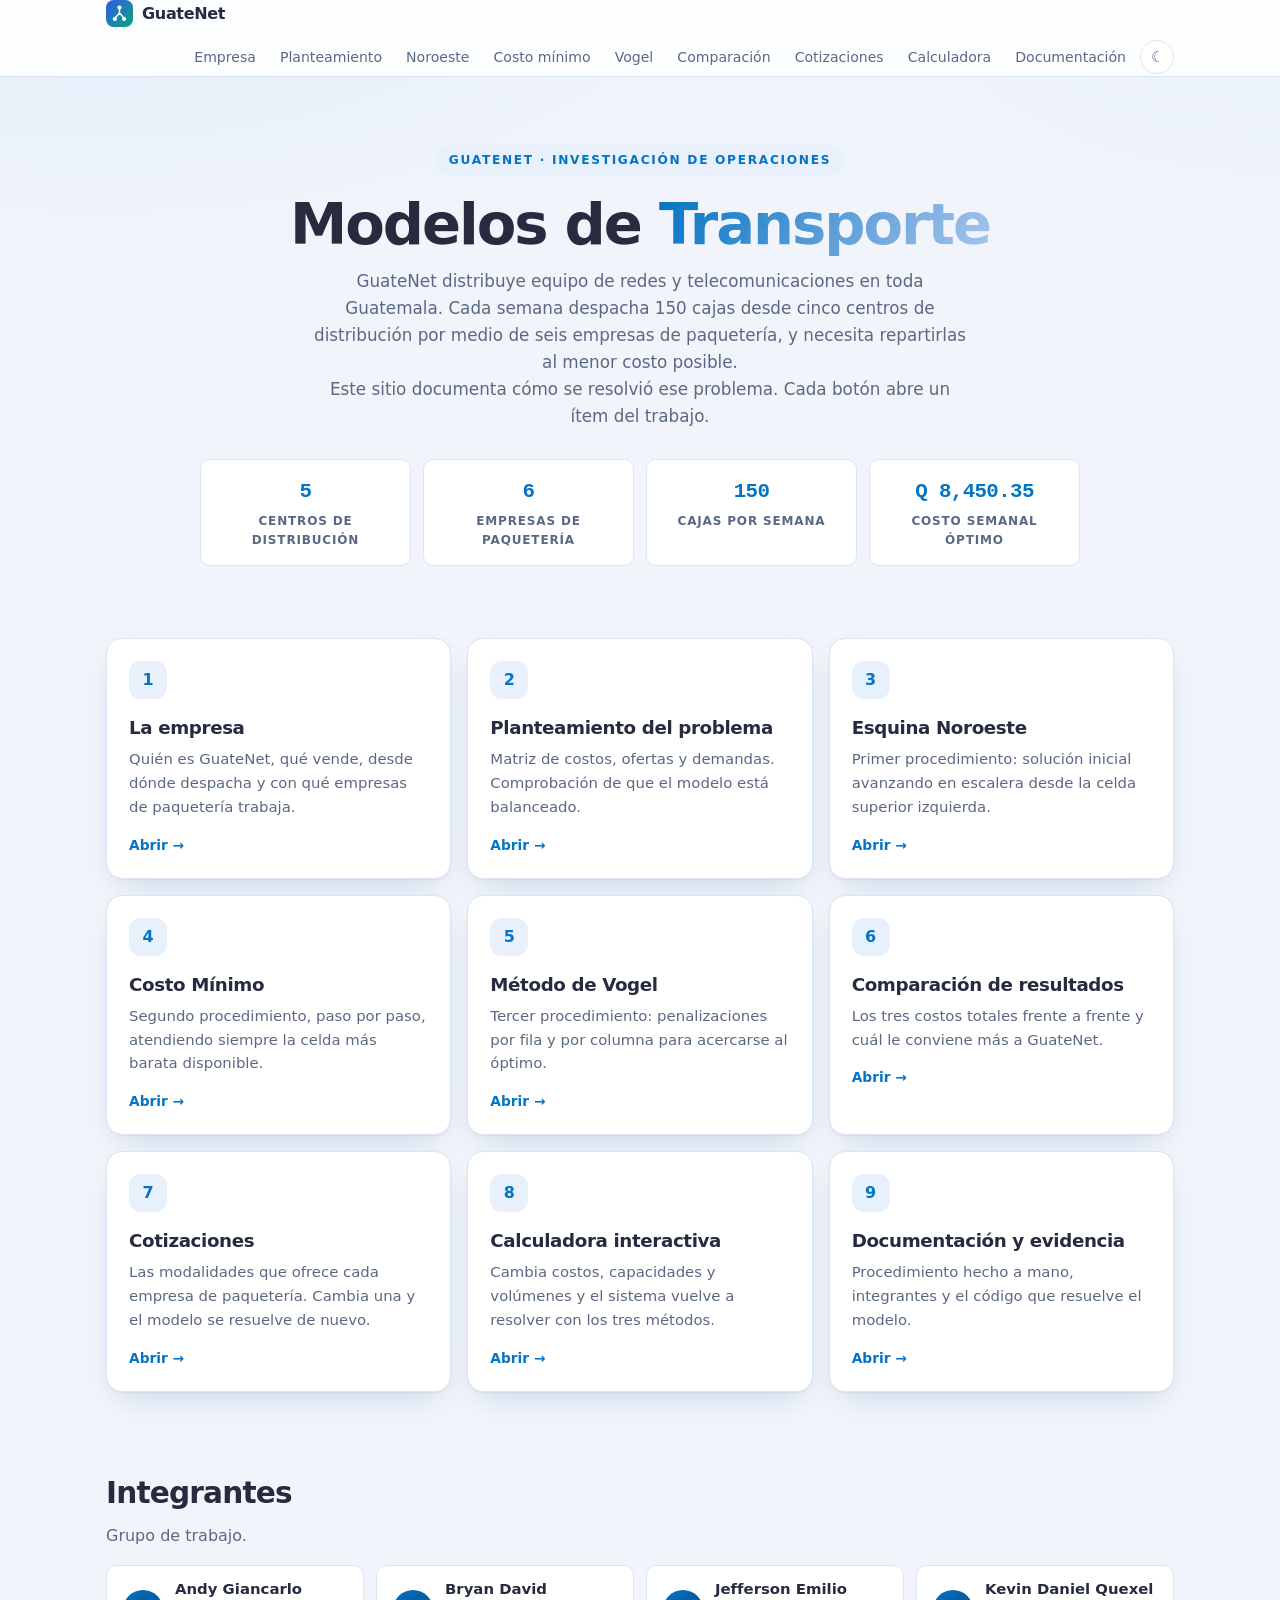
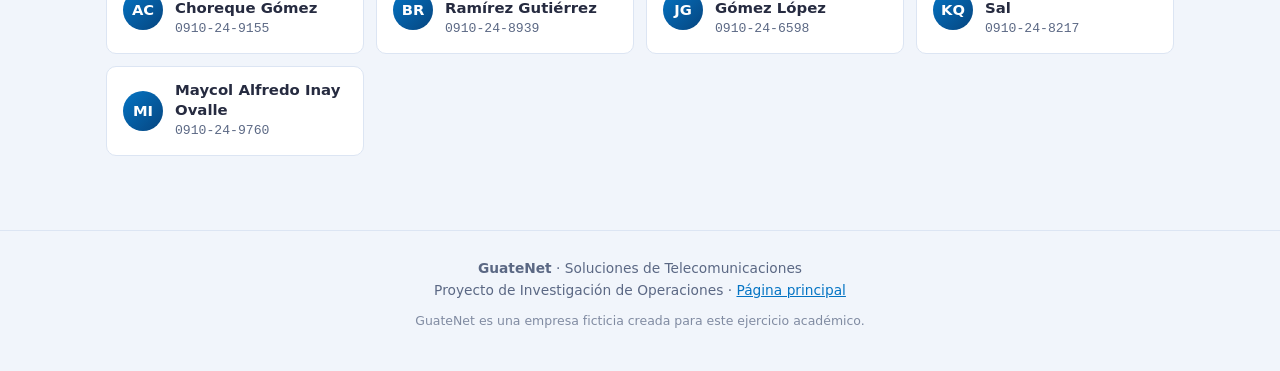
<file: index.html>
<!DOCTYPE html>
<html lang="es">
<head>
<meta charset="utf-8">
<meta name="viewport" content="width=device-width, initial-scale=1">
<title>GuateNet · Modelos de Transporte</title>
<meta name="description" content="Proyecto de Investigación de Operaciones: GuateNet resuelve la asignación semanal de sus envíos con los métodos de Esquina Noroeste, Costo Mínimo y Vogel.">
<link rel="icon" href="data:image/svg+xml,%3Csvg xmlns='http://www.w3.org/2000/svg' viewBox='0 0 32 32'%3E%3Crect width='32' height='32' rx='9' fill='%232f5bea'/%3E%3Cpath d='M16 10.5v5M16 15.5l-5 5.5M16 15.5l5 5.5' stroke='white' stroke-width='1.7' stroke-linecap='round' fill='none'/%3E%3Ccircle cx='16' cy='9' r='2.5' fill='white'/%3E%3Ccircle cx='10.5' cy='22.5' r='2.5' fill='white'/%3E%3Ccircle cx='21.5' cy='22.5' r='2.5' fill='white'/%3E%3C/svg%3E">
<link rel="stylesheet" href="assets/css/estilos.css">
</head>
<body data-base="">

<header class="barra">
  <div class="envoltura">
    <a class="marca" href="index.html"><svg class="logo" viewBox="0 0 32 32" aria-hidden="true"><defs><linearGradient id="lg" x1="0" y1="0" x2="1" y2="1"><stop offset="0" stop-color="#2f5bea"/><stop offset="1" stop-color="#0ea47a"/></linearGradient></defs><rect width="32" height="32" rx="9" fill="url(#lg)"/><path d="M16 10.5v5M16 15.5l-5 5.5M16 15.5l5 5.5" stroke="#fff" stroke-width="1.7" stroke-linecap="round" fill="none"/><circle cx="16" cy="9" r="2.5" fill="#fff"/><circle cx="10.5" cy="22.5" r="2.5" fill="#fff"/><circle cx="21.5" cy="22.5" r="2.5" fill="#fff"/></svg><span>GuateNet</span></a>
    <nav>
      <a href="empresa.html">Empresa</a>
      <a href="planteamiento.html">Planteamiento</a>
      <a href="esquina-noroeste.html">Noroeste</a>
      <a href="costo-minimo.html">Costo mínimo</a>
      <a href="vogel.html">Vogel</a>
      <a href="comparacion.html">Comparación</a>
      <a href="cotizaciones.html">Cotizaciones</a>
      <a href="calculadora.html">Calculadora</a>
      <a href="documentacion.html">Documentación</a>
      <button class="boton-tema" type="button" aria-label="Cambiar tema">☾</button>
    </nav>
  </div>
</header>

<main>
  <section class="portada">
    <div class="envoltura">
      <span class="etiqueta">GuateNet · Investigación de Operaciones</span>
      <h1>Modelos de <span class="resalte">Transporte</span></h1>
      <p>GuateNet distribuye equipo de redes y telecomunicaciones en toda Guatemala. Cada semana
         despacha 150 cajas desde cinco centros de distribución por medio de seis empresas de
         paquetería, y necesita repartirlas al menor costo posible.</p>
      <p>Este sitio documenta cómo se resolvió ese problema. Cada botón abre un ítem del trabajo.</p>
      <div id="cifras" class="cifras"></div>
    </div>
  </section>

  <section class="seccion" style="padding-top:8px">
    <div class="envoltura">
      <div class="rejilla-botones">
        <a class="tarjeta-boton" href="empresa.html">
          <div class="numero-item">1</div>
          <h3>La empresa</h3>
          <p>Quién es GuateNet, qué vende, desde dónde despacha y con qué empresas de paquetería trabaja.</p>
          <div class="flecha">Abrir <span>→</span></div>
        </a>

        <a class="tarjeta-boton" href="planteamiento.html">
          <div class="numero-item">2</div>
          <h3>Planteamiento del problema</h3>
          <p>Matriz de costos, ofertas y demandas. Comprobación de que el modelo está balanceado.</p>
          <div class="flecha">Abrir <span>→</span></div>
        </a>

        <a class="tarjeta-boton" href="esquina-noroeste.html">
          <div class="numero-item">3</div>
          <h3>Esquina Noroeste</h3>
          <p>Primer procedimiento: solución inicial avanzando en escalera desde la celda superior izquierda.</p>
          <div class="flecha">Abrir <span>→</span></div>
        </a>

        <a class="tarjeta-boton" href="costo-minimo.html">
          <div class="numero-item">4</div>
          <h3>Costo Mínimo</h3>
          <p>Segundo procedimiento, paso por paso, atendiendo siempre la celda más barata disponible.</p>
          <div class="flecha">Abrir <span>→</span></div>
        </a>

        <a class="tarjeta-boton" href="vogel.html">
          <div class="numero-item">5</div>
          <h3>Método de Vogel</h3>
          <p>Tercer procedimiento: penalizaciones por fila y por columna para acercarse al óptimo.</p>
          <div class="flecha">Abrir <span>→</span></div>
        </a>

        <a class="tarjeta-boton" href="comparacion.html">
          <div class="numero-item">6</div>
          <h3>Comparación de resultados</h3>
          <p>Los tres costos totales frente a frente y cuál le conviene más a GuateNet.</p>
          <div class="flecha">Abrir <span>→</span></div>
        </a>

        <a class="tarjeta-boton" href="cotizaciones.html">
          <div class="numero-item">7</div>
          <h3>Cotizaciones</h3>
          <p>Las modalidades que ofrece cada empresa de paquetería. Cambia una y el modelo se resuelve de nuevo.</p>
          <div class="flecha">Abrir <span>→</span></div>
        </a>

        <a class="tarjeta-boton" href="calculadora.html">
          <div class="numero-item">8</div>
          <h3>Calculadora interactiva</h3>
          <p>Cambia costos, capacidades y volúmenes y el sistema vuelve a resolver con los tres métodos.</p>
          <div class="flecha">Abrir <span>→</span></div>
        </a>

        <a class="tarjeta-boton" href="documentacion.html">
          <div class="numero-item">9</div>
          <h3>Documentación y evidencia</h3>
          <p>Procedimiento hecho a mano, integrantes y el código que resuelve el modelo.</p>
          <div class="flecha">Abrir <span>→</span></div>
        </a>
      </div>
    </div>
  </section>

  <section class="seccion">
    <div class="envoltura">
      <h2>Integrantes</h2>
      <p class="intro">Grupo de trabajo.</p>
        <div class="integrantes">
          <div class="integrante"><div class="avatar">AC</div><div><div class="nombre">Andy Giancarlo Choreque Gómez</div><div class="carne">0910-24-9155</div></div></div>
          <div class="integrante"><div class="avatar">BR</div><div><div class="nombre">Bryan David Ramírez Gutiérrez</div><div class="carne">0910-24-8939</div></div></div>
          <div class="integrante"><div class="avatar">JG</div><div><div class="nombre">Jefferson Emilio Gómez López</div><div class="carne">0910-24-6598</div></div></div>
          <div class="integrante"><div class="avatar">KQ</div><div><div class="nombre">Kevin Daniel Quexel Sal</div><div class="carne">0910-24-8217</div></div></div>
          <div class="integrante"><div class="avatar">MI</div><div><div class="nombre">Maycol Alfredo Inay Ovalle</div><div class="carne">0910-24-9760</div></div></div>
        </div>
    </div>
  </section>
</main>

<footer class="pie">
  <div class="envoltura">
    <strong>GuateNet</strong> · Soluciones de Telecomunicaciones<br>
    Proyecto de Investigación de Operaciones · <a href="index.html">Página principal</a>
    <div class="nota-ficticia">GuateNet es una empresa ficticia creada para este ejercicio académico.</div>
  </div>
</footer>

<script src="assets/js/config.js"></script>
<script src="assets/js/transporte.js"></script>
<script src="assets/js/interfaz.js"></script>
<script src="assets/js/empresa.js"></script>
</body>
</html>
</file>
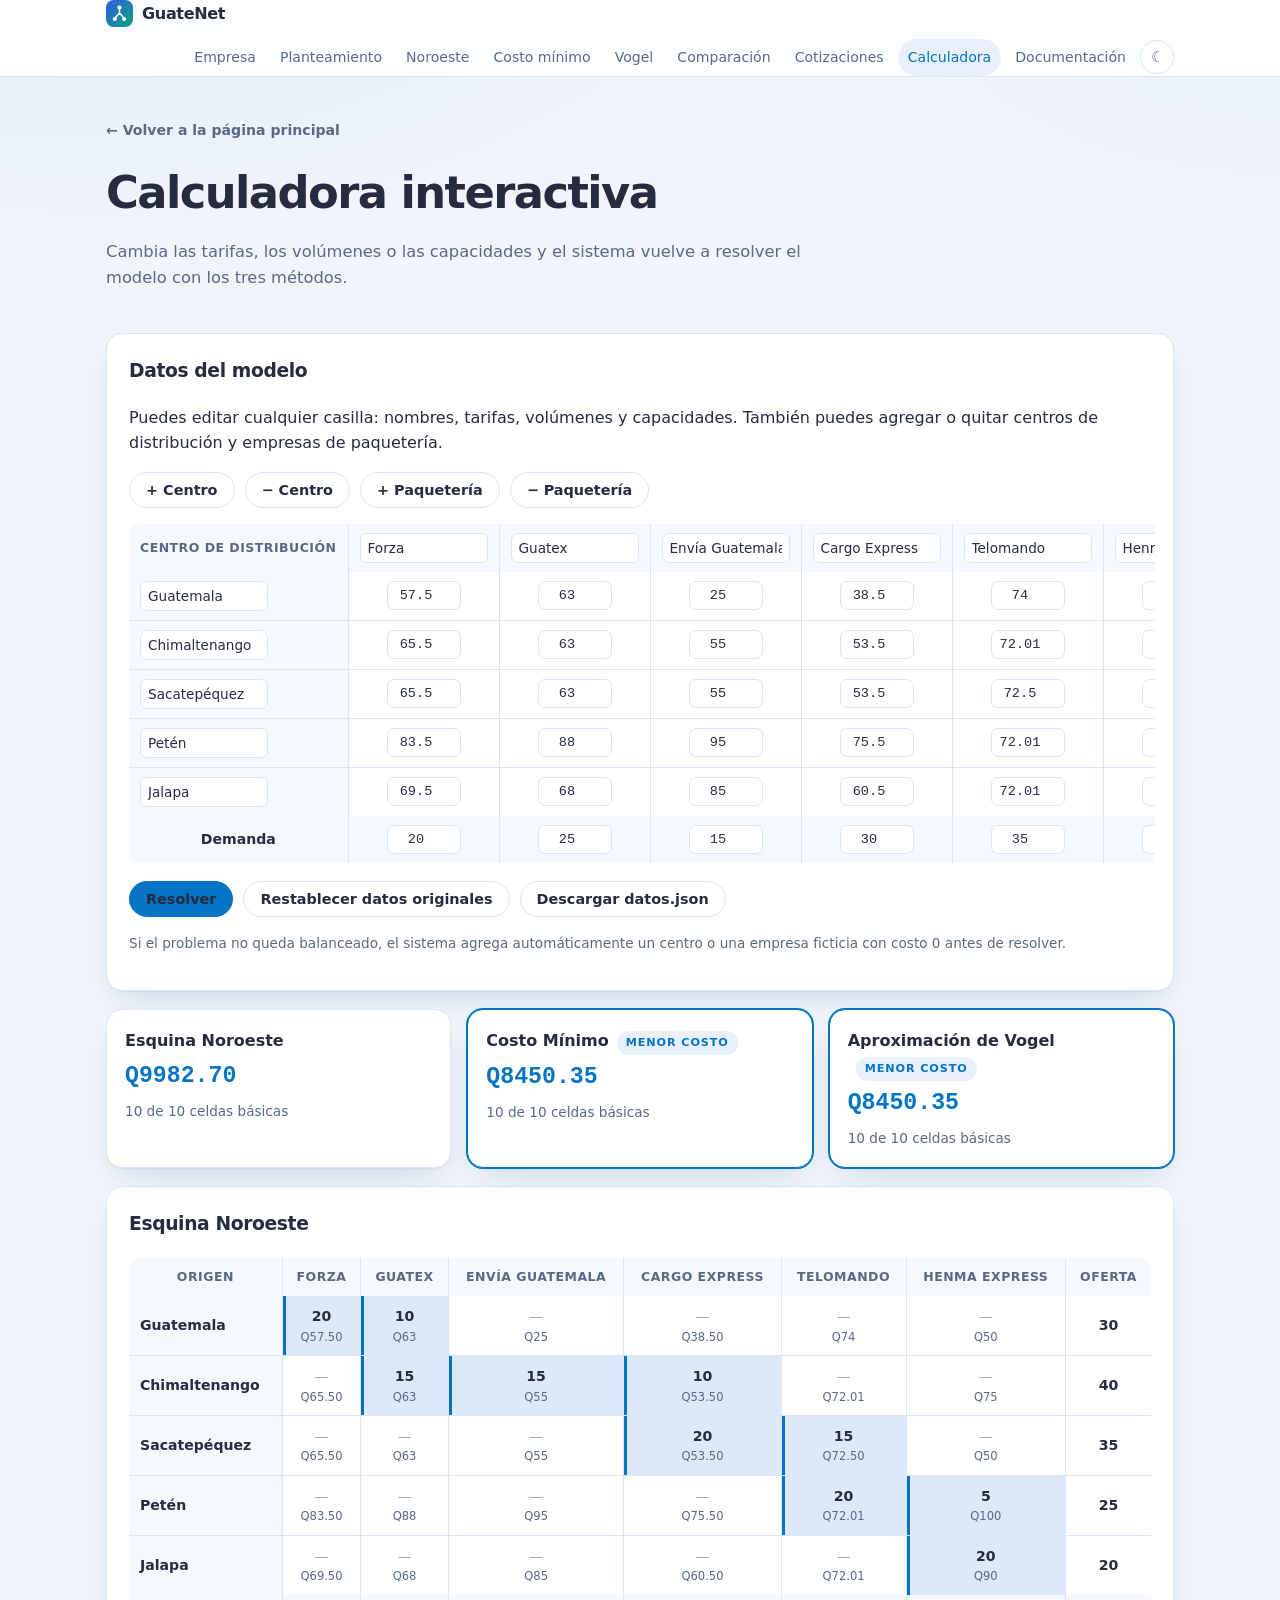
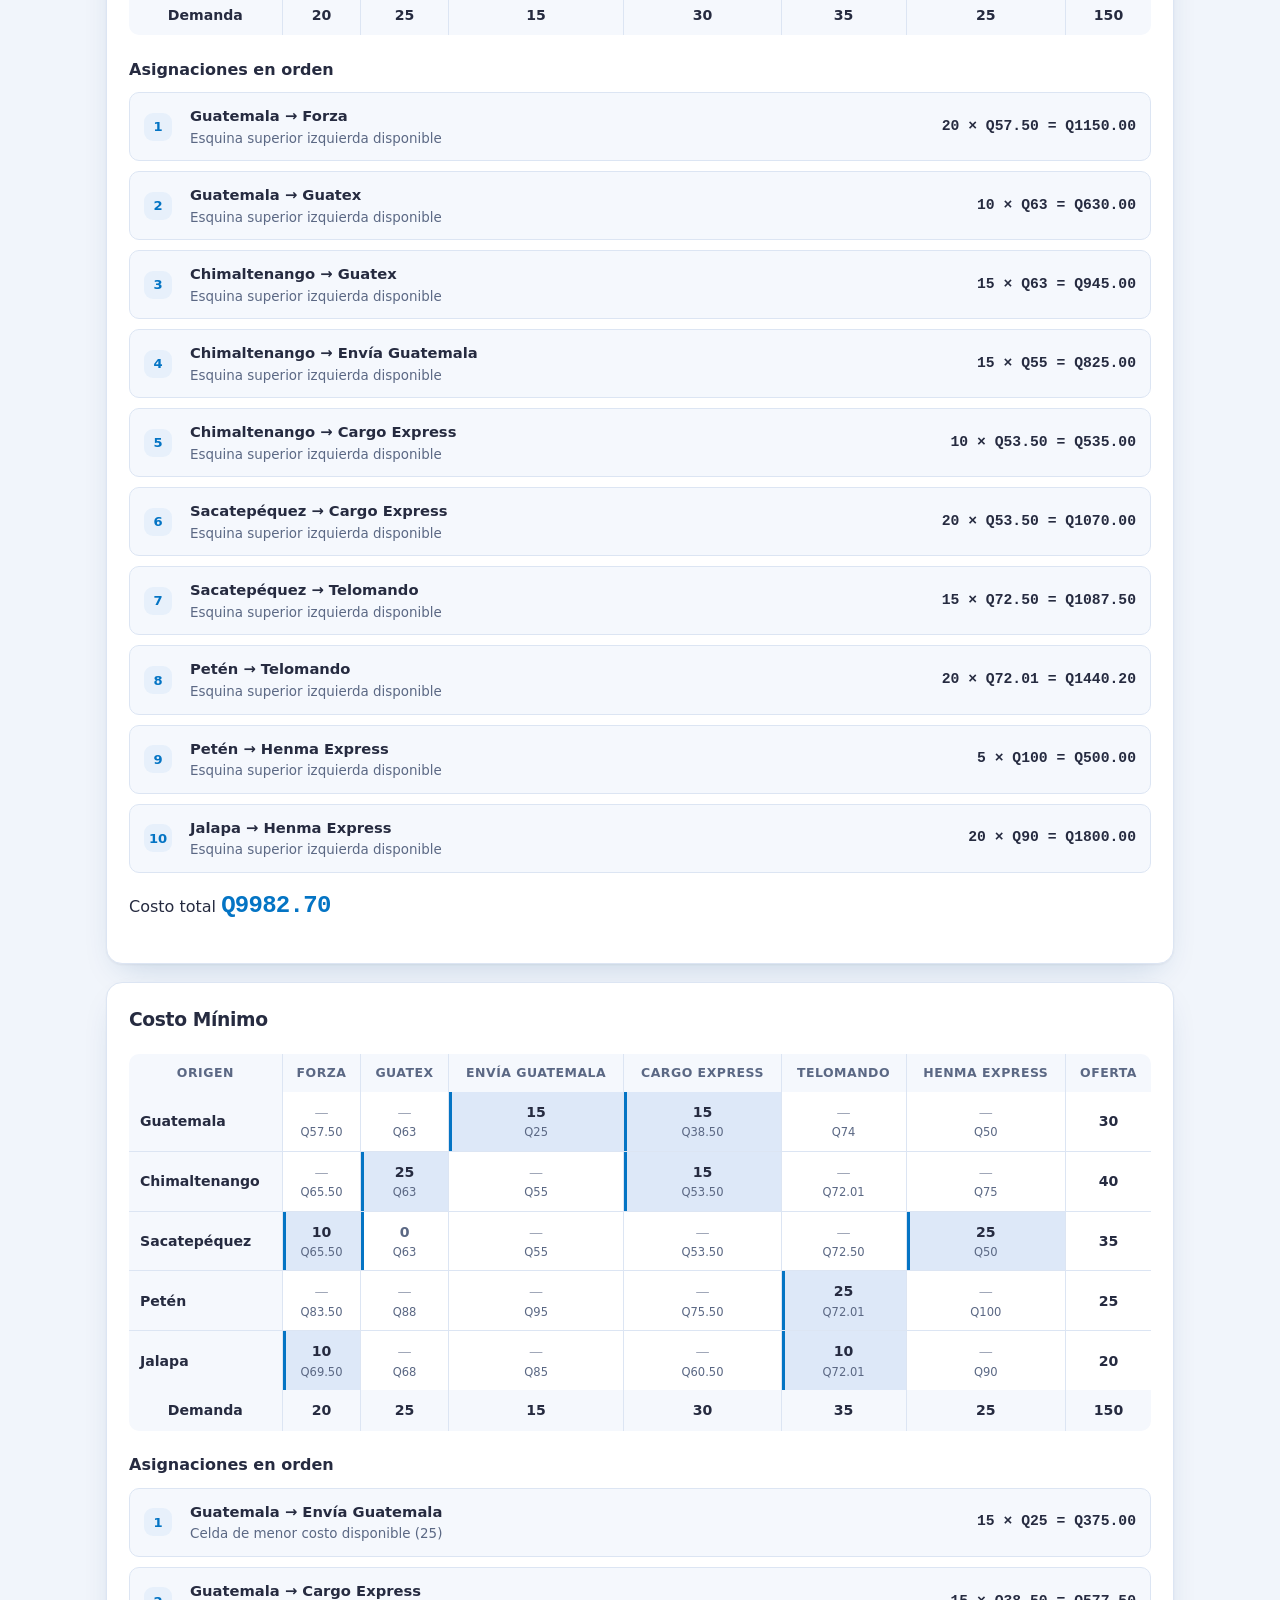
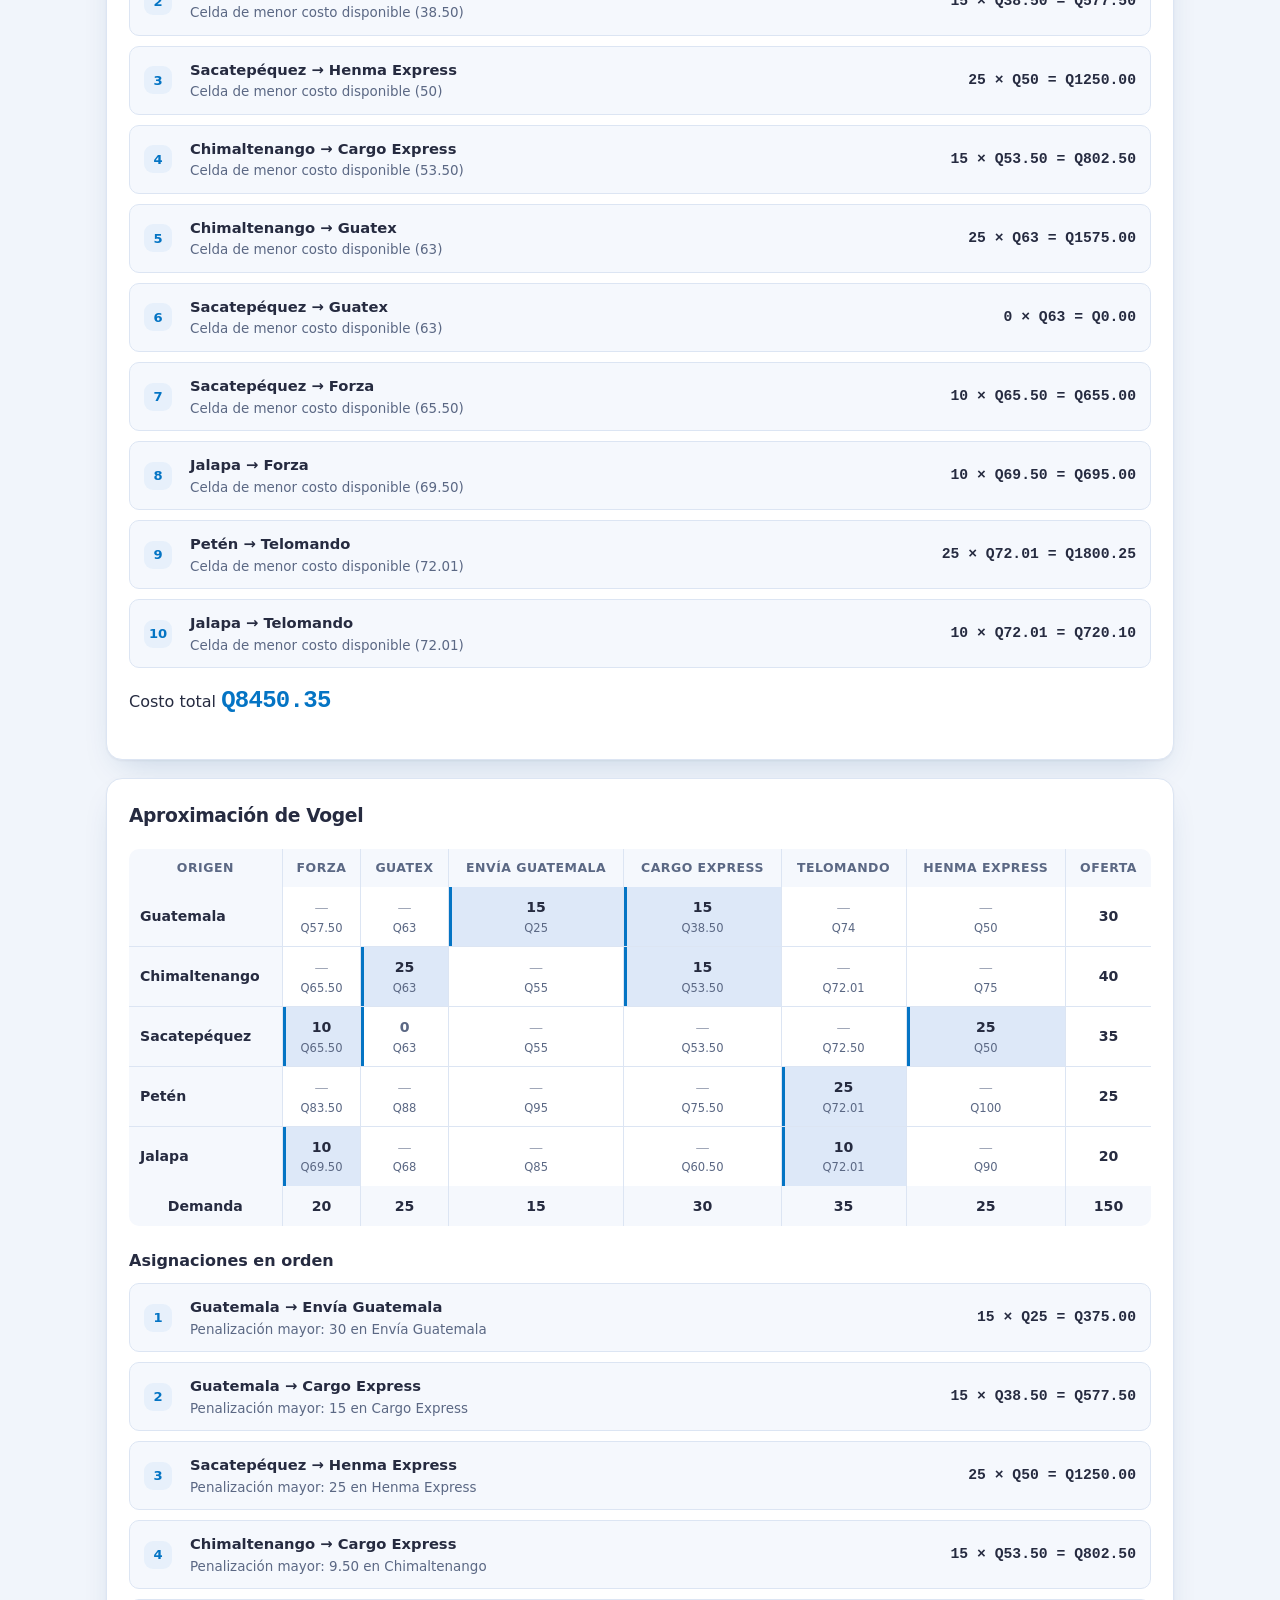
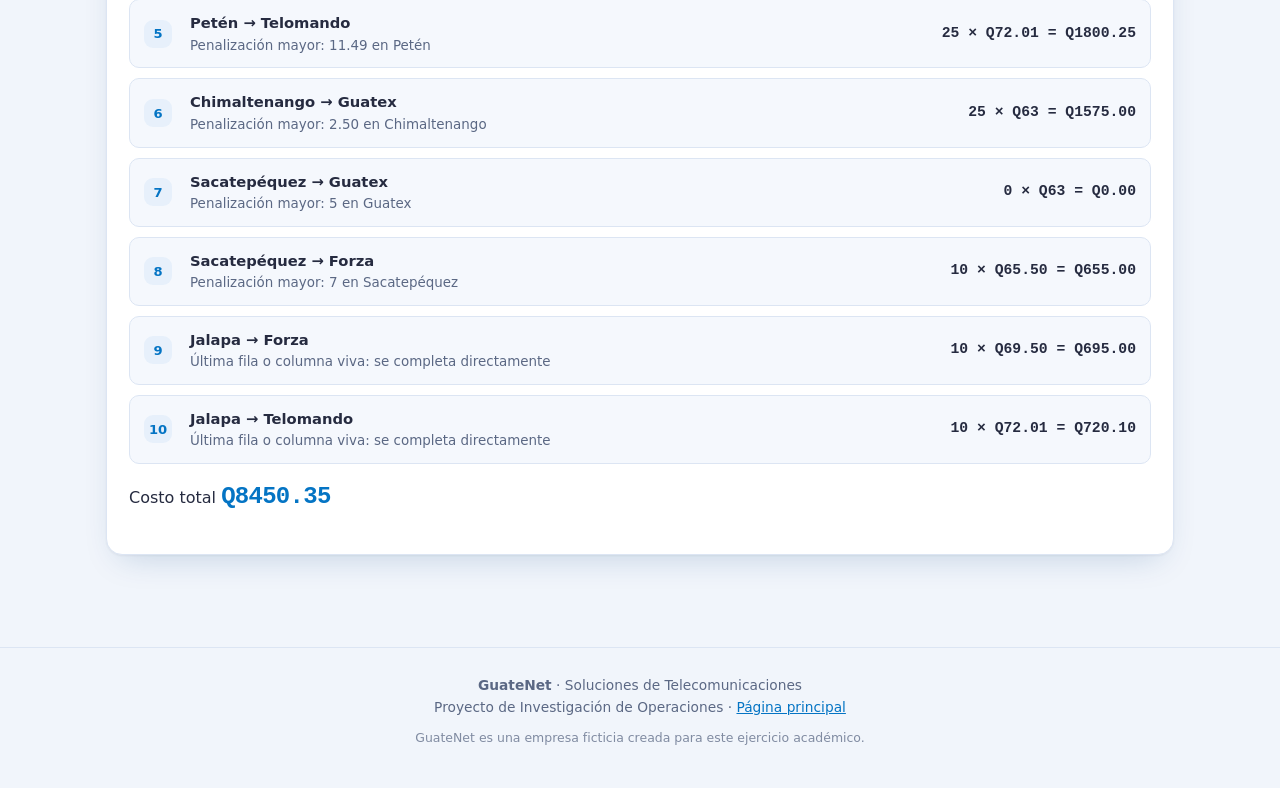
<file: calculadora.html>
<!DOCTYPE html>
<html lang="es">
<head>
<meta charset="utf-8">
<meta name="viewport" content="width=device-width, initial-scale=1">
<title>Calculadora · GuateNet</title>
<meta name="description" content="Calculadora del modelo de transporte de GuateNet: Esquina Noroeste, Costo Mínimo y Vogel.">
<link rel="icon" href="data:image/svg+xml,%3Csvg xmlns='http://www.w3.org/2000/svg' viewBox='0 0 32 32'%3E%3Crect width='32' height='32' rx='9' fill='%232f5bea'/%3E%3Cpath d='M16 10.5v5M16 15.5l-5 5.5M16 15.5l5 5.5' stroke='white' stroke-width='1.7' stroke-linecap='round' fill='none'/%3E%3Ccircle cx='16' cy='9' r='2.5' fill='white'/%3E%3Ccircle cx='10.5' cy='22.5' r='2.5' fill='white'/%3E%3Ccircle cx='21.5' cy='22.5' r='2.5' fill='white'/%3E%3C/svg%3E">
<link rel="stylesheet" href="assets/css/estilos.css">
</head>
<body data-base="">

<header class="barra">
  <div class="envoltura">
    <a class="marca" href="index.html"><svg class="logo" viewBox="0 0 32 32" aria-hidden="true"><defs><linearGradient id="lg" x1="0" y1="0" x2="1" y2="1"><stop offset="0" stop-color="#2f5bea"/><stop offset="1" stop-color="#0ea47a"/></linearGradient></defs><rect width="32" height="32" rx="9" fill="url(#lg)"/><path d="M16 10.5v5M16 15.5l-5 5.5M16 15.5l5 5.5" stroke="#fff" stroke-width="1.7" stroke-linecap="round" fill="none"/><circle cx="16" cy="9" r="2.5" fill="#fff"/><circle cx="10.5" cy="22.5" r="2.5" fill="#fff"/><circle cx="21.5" cy="22.5" r="2.5" fill="#fff"/></svg><span>GuateNet</span></a>
    <nav>
      <a href="empresa.html">Empresa</a>
      <a href="planteamiento.html">Planteamiento</a>
      <a href="esquina-noroeste.html">Noroeste</a>
      <a href="costo-minimo.html">Costo mínimo</a>
      <a href="vogel.html">Vogel</a>
      <a href="comparacion.html">Comparación</a>
      <a href="cotizaciones.html">Cotizaciones</a>
      <a href="calculadora.html" aria-current="page">Calculadora</a>
      <a href="documentacion.html">Documentación</a>
      <button class="boton-tema" type="button" aria-label="Cambiar tema">☾</button>
    </nav>
  </div>
</header>

<main>
  <section class="encabezado-item">
    <div class="envoltura">
      <a class="volver" href="index.html">← Volver a la página principal</a>
      <h1>Calculadora interactiva</h1>
      <p class="resumen">Cambia las tarifas, los volúmenes o las capacidades y el sistema vuelve a resolver el modelo con los tres métodos.</p>
    </div>
  </section>

  <section class="seccion">
    <div class="envoltura">
      <div class="panel">
        <h3>Datos del modelo</h3>
        <p class="intro">Puedes editar cualquier casilla: nombres, tarifas, volúmenes y capacidades.
           También puedes agregar o quitar centros de distribución y empresas de paquetería.</p>

        <div class="controles">
          <button class="boton" type="button" id="btn-mas-fila">+ Centro</button>
          <button class="boton" type="button" id="btn-menos-fila">− Centro</button>
          <button class="boton" type="button" id="btn-mas-columna">+ Paquetería</button>
          <button class="boton" type="button" id="btn-menos-columna">− Paquetería</button>
        </div>

        <div id="editor"><p class="cargando">Cargando…</p></div>
        <p id="aviso-balance" class="aviso" style="display:none;margin-top:16px"></p>

        <div class="controles" style="margin-top:18px">
          <button class="boton primario" type="button" id="btn-resolver">Resolver</button>
          <button class="boton" type="button" id="btn-restablecer">Restablecer datos originales</button>
          <button class="boton" type="button" id="btn-descargar">Descargar datos.json</button>
        </div>
        <p style="font-size:.85rem;color:var(--texto-suave);margin-top:10px">
           Si el problema no queda balanceado, el sistema agrega automáticamente un centro o una
           empresa ficticia con costo 0 antes de resolver.</p>
      </div>

      <div id="resultados"></div>
    </div>
  </section>
</main>

<footer class="pie">
  <div class="envoltura">
    <strong>GuateNet</strong> · Soluciones de Telecomunicaciones<br>
    Proyecto de Investigación de Operaciones · <a href="index.html">Página principal</a>
    <div class="nota-ficticia">GuateNet es una empresa ficticia creada para este ejercicio académico.</div>
  </div>
</footer>

<script src="assets/js/config.js"></script>
<script src="assets/js/transporte.js"></script>
<script src="assets/js/interfaz.js"></script>
<script src="assets/js/calculadora.js"></script>
</body>
</html>
</file>
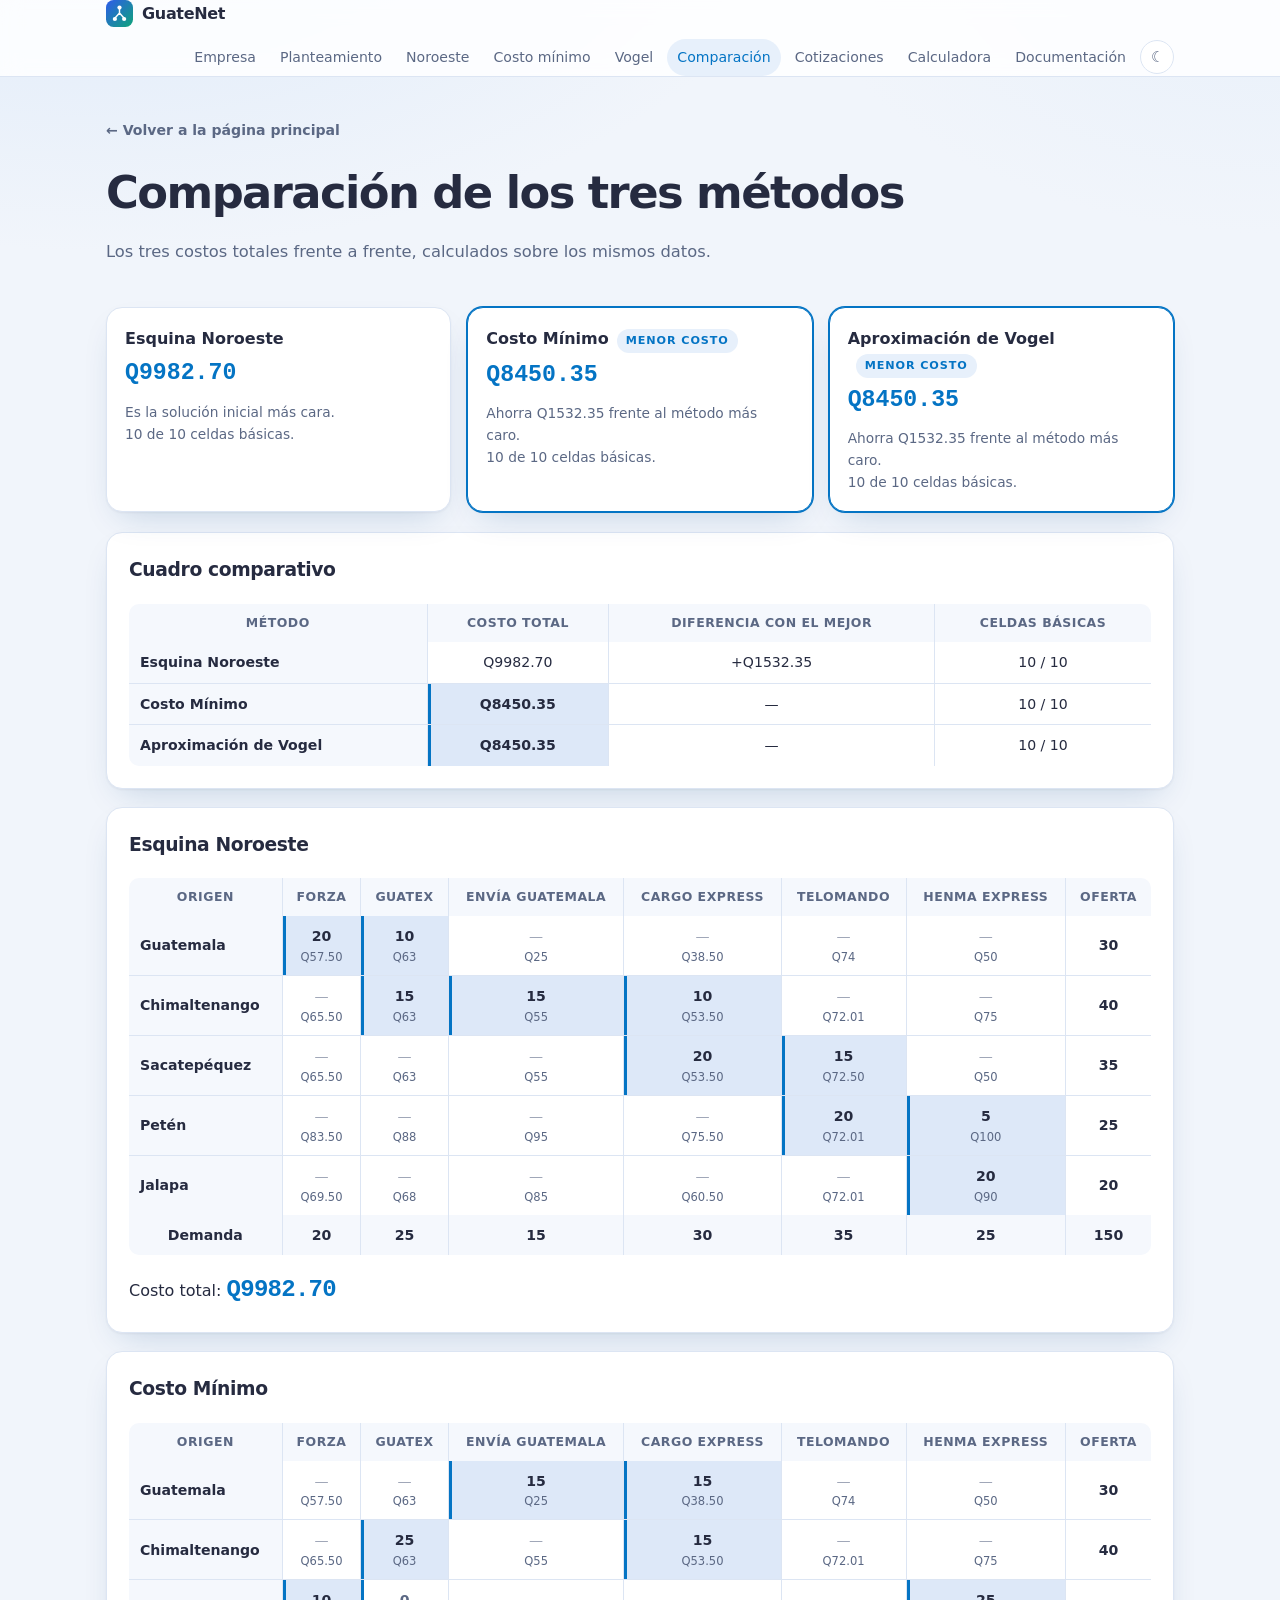
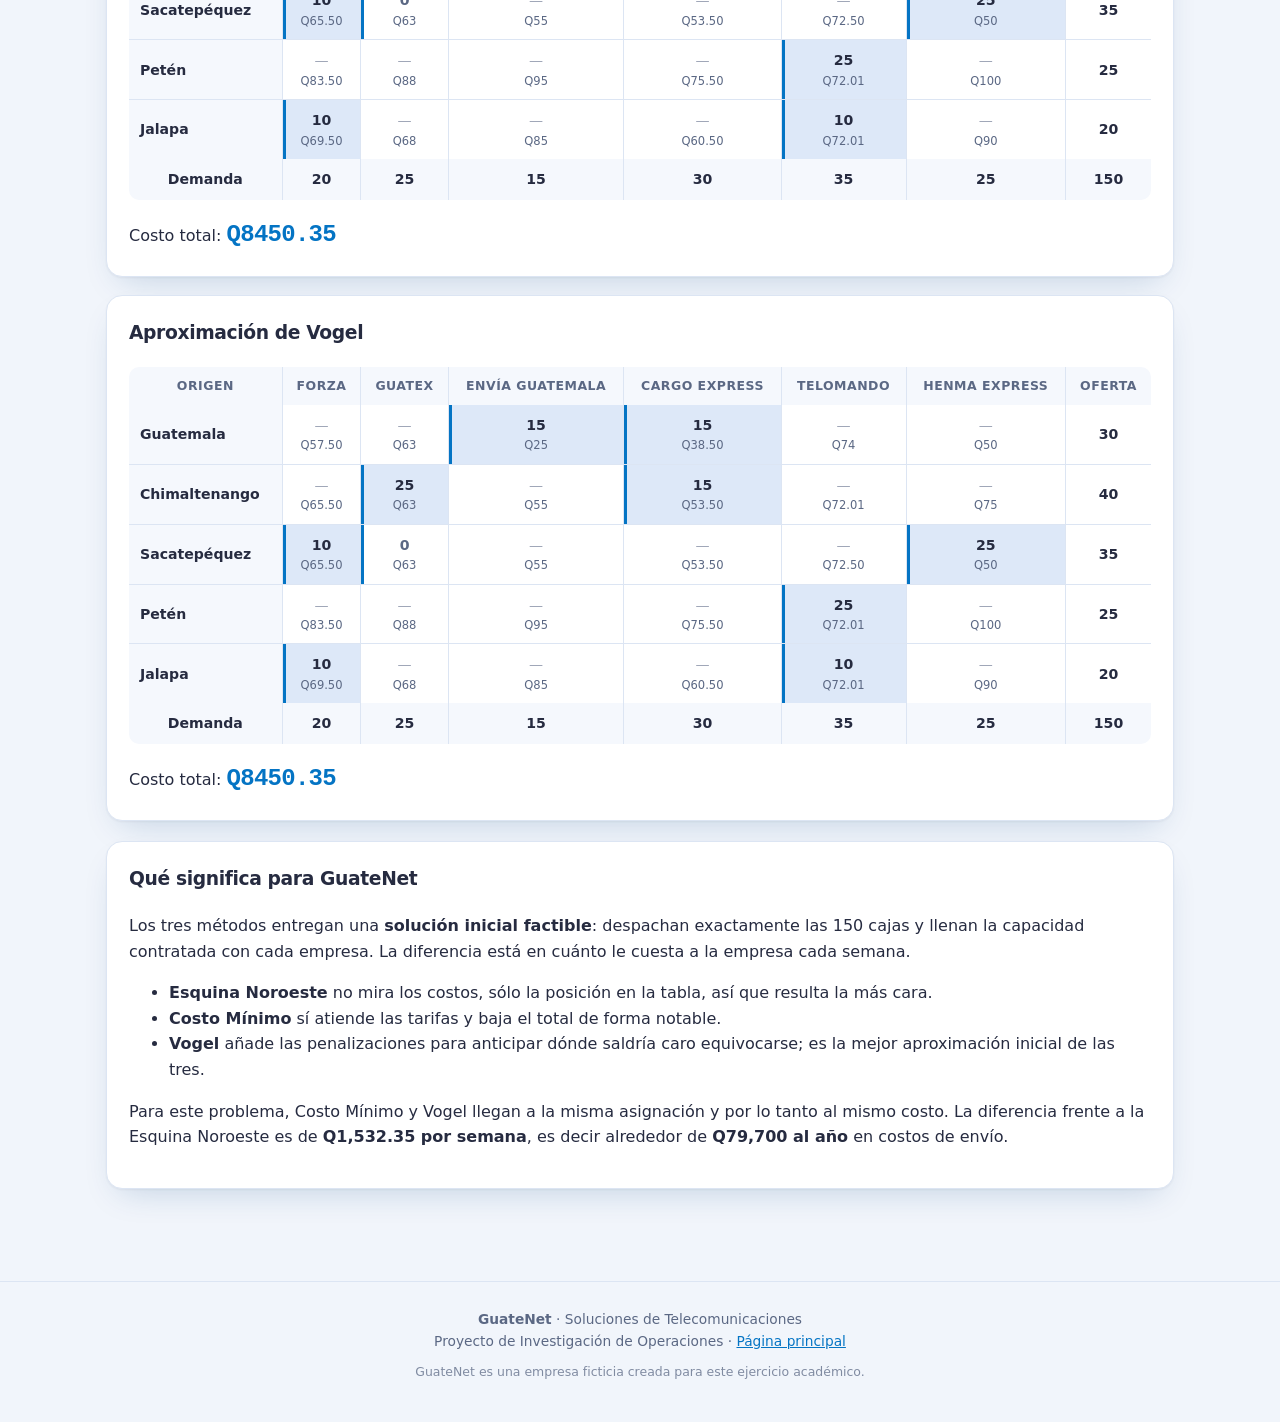
<file: comparacion.html>
<!DOCTYPE html>
<html lang="es">
<head>
<meta charset="utf-8">
<meta name="viewport" content="width=device-width, initial-scale=1">
<title>Comparación · GuateNet</title>
<meta name="description" content="Comparación entre Esquina Noroeste, Costo Mínimo y Aproximación de Vogel para GuateNet.">
<link rel="icon" href="data:image/svg+xml,%3Csvg xmlns='http://www.w3.org/2000/svg' viewBox='0 0 32 32'%3E%3Crect width='32' height='32' rx='9' fill='%232f5bea'/%3E%3Cpath d='M16 10.5v5M16 15.5l-5 5.5M16 15.5l5 5.5' stroke='white' stroke-width='1.7' stroke-linecap='round' fill='none'/%3E%3Ccircle cx='16' cy='9' r='2.5' fill='white'/%3E%3Ccircle cx='10.5' cy='22.5' r='2.5' fill='white'/%3E%3Ccircle cx='21.5' cy='22.5' r='2.5' fill='white'/%3E%3C/svg%3E">
<link rel="stylesheet" href="assets/css/estilos.css">
</head>
<body data-base="">

<header class="barra">
  <div class="envoltura">
    <a class="marca" href="index.html"><svg class="logo" viewBox="0 0 32 32" aria-hidden="true"><defs><linearGradient id="lg" x1="0" y1="0" x2="1" y2="1"><stop offset="0" stop-color="#2f5bea"/><stop offset="1" stop-color="#0ea47a"/></linearGradient></defs><rect width="32" height="32" rx="9" fill="url(#lg)"/><path d="M16 10.5v5M16 15.5l-5 5.5M16 15.5l5 5.5" stroke="#fff" stroke-width="1.7" stroke-linecap="round" fill="none"/><circle cx="16" cy="9" r="2.5" fill="#fff"/><circle cx="10.5" cy="22.5" r="2.5" fill="#fff"/><circle cx="21.5" cy="22.5" r="2.5" fill="#fff"/></svg><span>GuateNet</span></a>
    <nav>
      <a href="empresa.html">Empresa</a>
      <a href="planteamiento.html">Planteamiento</a>
      <a href="esquina-noroeste.html">Noroeste</a>
      <a href="costo-minimo.html">Costo mínimo</a>
      <a href="vogel.html">Vogel</a>
      <a href="comparacion.html" aria-current="page">Comparación</a>
      <a href="cotizaciones.html">Cotizaciones</a>
      <a href="calculadora.html">Calculadora</a>
      <a href="documentacion.html">Documentación</a>
      <button class="boton-tema" type="button" aria-label="Cambiar tema">☾</button>
    </nav>
  </div>
</header>

<main>
  <section class="encabezado-item">
    <div class="envoltura">
      <a class="volver" href="index.html">← Volver a la página principal</a>
      <h1>Comparación de los tres métodos</h1>
      <p class="resumen">Los tres costos totales frente a frente, calculados sobre los mismos datos.</p>
    </div>
  </section>

  <section class="seccion">
    <div class="envoltura">
      <div id="comparacion"><p class="cargando">Calculando los tres métodos…</p></div>

      <div class="panel" style="margin-top:20px">
        <h3>Qué significa para GuateNet</h3>
        <p>Los tres métodos entregan una <strong>solución inicial factible</strong>: despachan
           exactamente las 150 cajas y llenan la capacidad contratada con cada empresa. La
           diferencia está en cuánto le cuesta a la empresa cada semana.</p>
        <ul>
          <li><strong>Esquina Noroeste</strong> no mira los costos, sólo la posición en la tabla,
              así que resulta la más cara.</li>
          <li><strong>Costo Mínimo</strong> sí atiende las tarifas y baja el total de forma
              notable.</li>
          <li><strong>Vogel</strong> añade las penalizaciones para anticipar dónde saldría caro
              equivocarse; es la mejor aproximación inicial de las tres.</li>
        </ul>
        <p>Para este problema, Costo Mínimo y Vogel llegan a la misma asignación y por lo tanto al
           mismo costo. La diferencia frente a la Esquina Noroeste es de
           <strong>Q1,532.35 por semana</strong>, es decir alrededor de
           <strong>Q79,700 al año</strong> en costos de envío.</p>
      </div>
    </div>
  </section>
</main>

<footer class="pie">
  <div class="envoltura">
    <strong>GuateNet</strong> · Soluciones de Telecomunicaciones<br>
    Proyecto de Investigación de Operaciones · <a href="index.html">Página principal</a>
    <div class="nota-ficticia">GuateNet es una empresa ficticia creada para este ejercicio académico.</div>
  </div>
</footer>

<script src="assets/js/config.js"></script>
<script src="assets/js/transporte.js"></script>
<script src="assets/js/interfaz.js"></script>
<script src="assets/js/comparacion.js"></script>
</body>
</html>
</file>
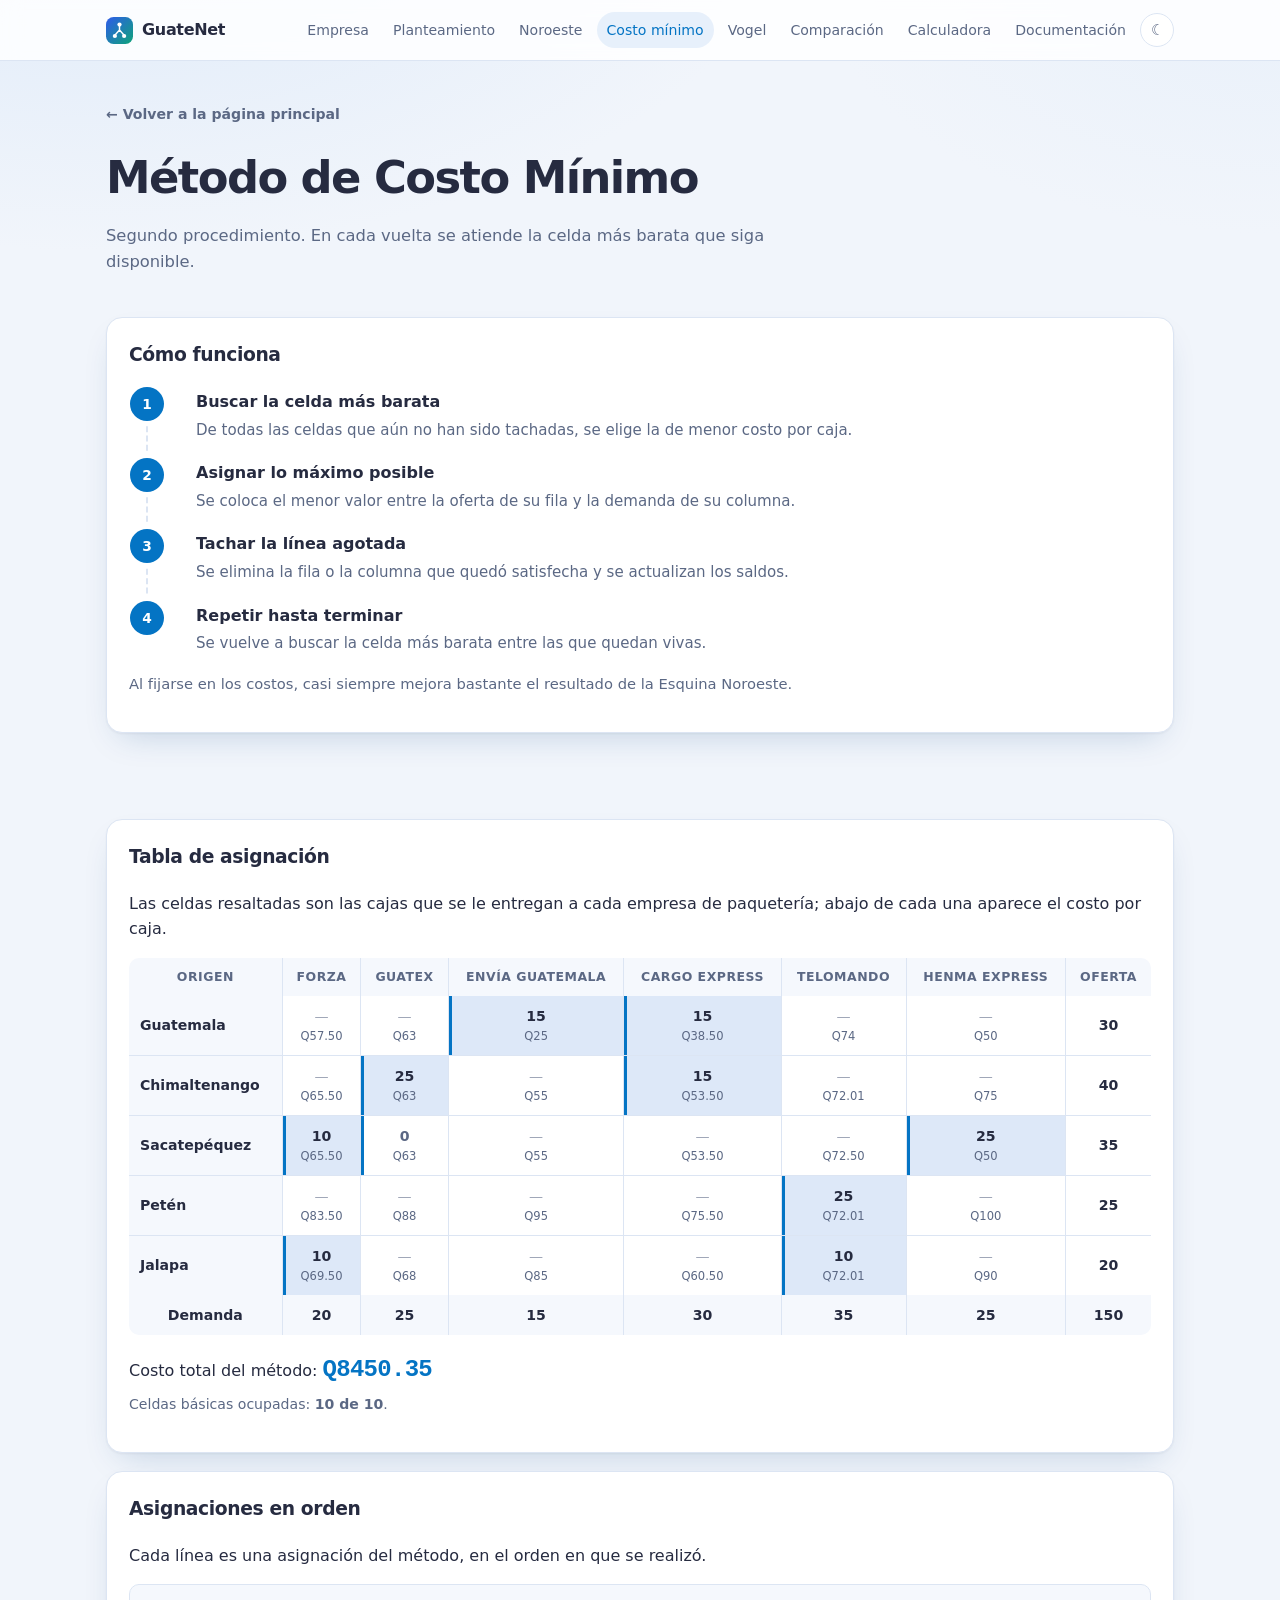
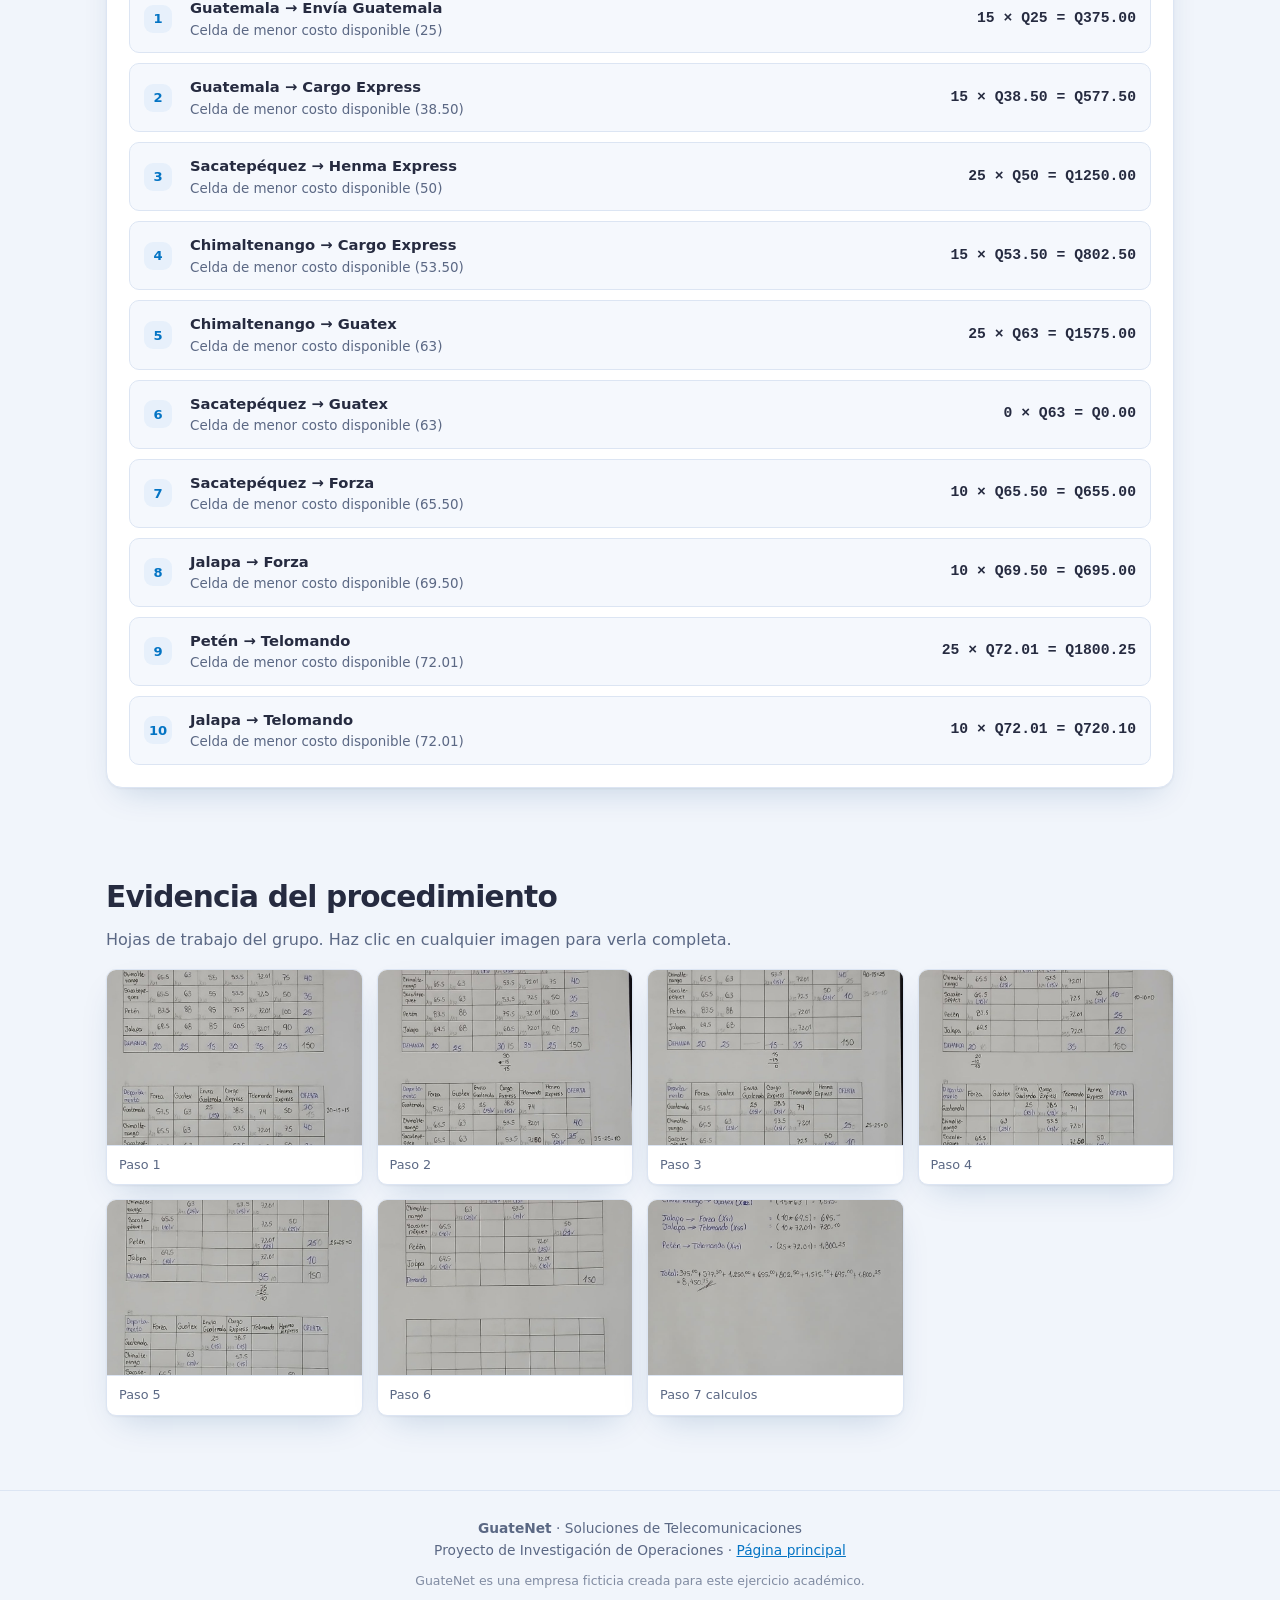
<file: costo-minimo.html>
<!DOCTYPE html>
<html lang="es">
<head>
<meta charset="utf-8">
<meta name="viewport" content="width=device-width, initial-scale=1">
<title>Costo Mínimo · GuateNet</title>
<meta name="description" content="Solución inicial del modelo de transporte de GuateNet por el método de Costo Mínimo.">
<link rel="icon" href="data:image/svg+xml,%3Csvg xmlns='http://www.w3.org/2000/svg' viewBox='0 0 32 32'%3E%3Crect width='32' height='32' rx='9' fill='%232f5bea'/%3E%3Cpath d='M16 10.5v5M16 15.5l-5 5.5M16 15.5l5 5.5' stroke='white' stroke-width='1.7' stroke-linecap='round' fill='none'/%3E%3Ccircle cx='16' cy='9' r='2.5' fill='white'/%3E%3Ccircle cx='10.5' cy='22.5' r='2.5' fill='white'/%3E%3Ccircle cx='21.5' cy='22.5' r='2.5' fill='white'/%3E%3C/svg%3E">
<link rel="stylesheet" href="assets/css/estilos.css">
</head>
<body data-base="" data-metodo="costoMinimo">

<header class="barra">
  <div class="envoltura">
    <a class="marca" href="index.html"><svg class="logo" viewBox="0 0 32 32" aria-hidden="true"><defs><linearGradient id="lg" x1="0" y1="0" x2="1" y2="1"><stop offset="0" stop-color="#2f5bea"/><stop offset="1" stop-color="#0ea47a"/></linearGradient></defs><rect width="32" height="32" rx="9" fill="url(#lg)"/><path d="M16 10.5v5M16 15.5l-5 5.5M16 15.5l5 5.5" stroke="#fff" stroke-width="1.7" stroke-linecap="round" fill="none"/><circle cx="16" cy="9" r="2.5" fill="#fff"/><circle cx="10.5" cy="22.5" r="2.5" fill="#fff"/><circle cx="21.5" cy="22.5" r="2.5" fill="#fff"/></svg><span>GuateNet</span></a>
    <nav>
      <a href="empresa.html">Empresa</a>
      <a href="planteamiento.html">Planteamiento</a>
      <a href="esquina-noroeste.html">Noroeste</a>
      <a href="costo-minimo.html" aria-current="page">Costo mínimo</a>
      <a href="vogel.html">Vogel</a>
      <a href="comparacion.html">Comparación</a>
      <a href="calculadora.html">Calculadora</a>
      <a href="documentacion.html">Documentación</a>
      <button class="boton-tema" type="button" aria-label="Cambiar tema">☾</button>
    </nav>
  </div>
</header>

<main>
  <section class="encabezado-item">
    <div class="envoltura">
      <a class="volver" href="index.html">← Volver a la página principal</a>
      <h1>Método de Costo Mínimo</h1>
      <p class="resumen">Segundo procedimiento. En cada vuelta se atiende la celda más barata que siga disponible.</p>
    </div>
  </section>

  <section class="seccion">
    <div class="envoltura">
      <div class="panel">
        <h3>Cómo funciona</h3>
        <ol class="pasos">
          <li><strong>Buscar la celda más barata</strong>
              <span>De todas las celdas que aún no han sido tachadas, se elige la de menor costo por caja.</span></li>
          <li><strong>Asignar lo máximo posible</strong>
              <span>Se coloca el menor valor entre la oferta de su fila y la demanda de su columna.</span></li>
          <li><strong>Tachar la línea agotada</strong>
              <span>Se elimina la fila o la columna que quedó satisfecha y se actualizan los saldos.</span></li>
          <li><strong>Repetir hasta terminar</strong>
              <span>Se vuelve a buscar la celda más barata entre las que quedan vivas.</span></li>
        </ol>
        <p style="margin-top:16px;font-size:.92rem;color:var(--texto-suave)">
           Al fijarse en los costos, casi siempre mejora bastante el resultado de la Esquina Noroeste.</p>
      </div>
    </div>
  </section>

  <section class="seccion">
    <div class="envoltura">
      <div class="panel">
        <h3>Tabla de asignación</h3>
        <p class="intro">Las celdas resaltadas son las cajas que se le entregan a cada empresa de
           paquetería; abajo de cada una aparece el costo por caja.</p>
        <div id="tabla-solucion"><p class="cargando">Calculando…</p></div>
        <p style="margin:16px 0 0">Costo total del método: <span id="costo-total">…</span></p>
        <p style="font-size:.88rem;color:var(--texto-suave);margin-top:4px">
           Celdas básicas ocupadas: <strong data-celdas>…</strong>.</p>
      </div>

      <div class="panel">
        <h3>Asignaciones en orden</h3>
        <p class="intro">Cada línea es una asignación del método, en el orden en que se realizó.</p>
        <div id="bitacora"><p class="cargando">Calculando…</p></div>
      </div>
    </div>
  </section>

  <section class="seccion">
    <div class="envoltura">
      <h2>Evidencia del procedimiento</h2>
      <p class="intro">Hojas de trabajo del grupo. Haz clic en cualquier imagen para verla completa.</p>
      <div data-galeria="costo-minimo"></div>
    </div>
  </section>
</main>

<footer class="pie">
  <div class="envoltura">
    <strong>GuateNet</strong> · Soluciones de Telecomunicaciones<br>
    Proyecto de Investigación de Operaciones · <a href="index.html">Página principal</a>
    <div class="nota-ficticia">GuateNet es una empresa ficticia creada para este ejercicio académico.</div>
  </div>
</footer>

<script src="assets/js/config.js"></script>
<script src="assets/js/transporte.js"></script>
<script src="assets/js/interfaz.js"></script>
<script src="assets/js/galeria.js"></script>
</body>
</html>
</file>
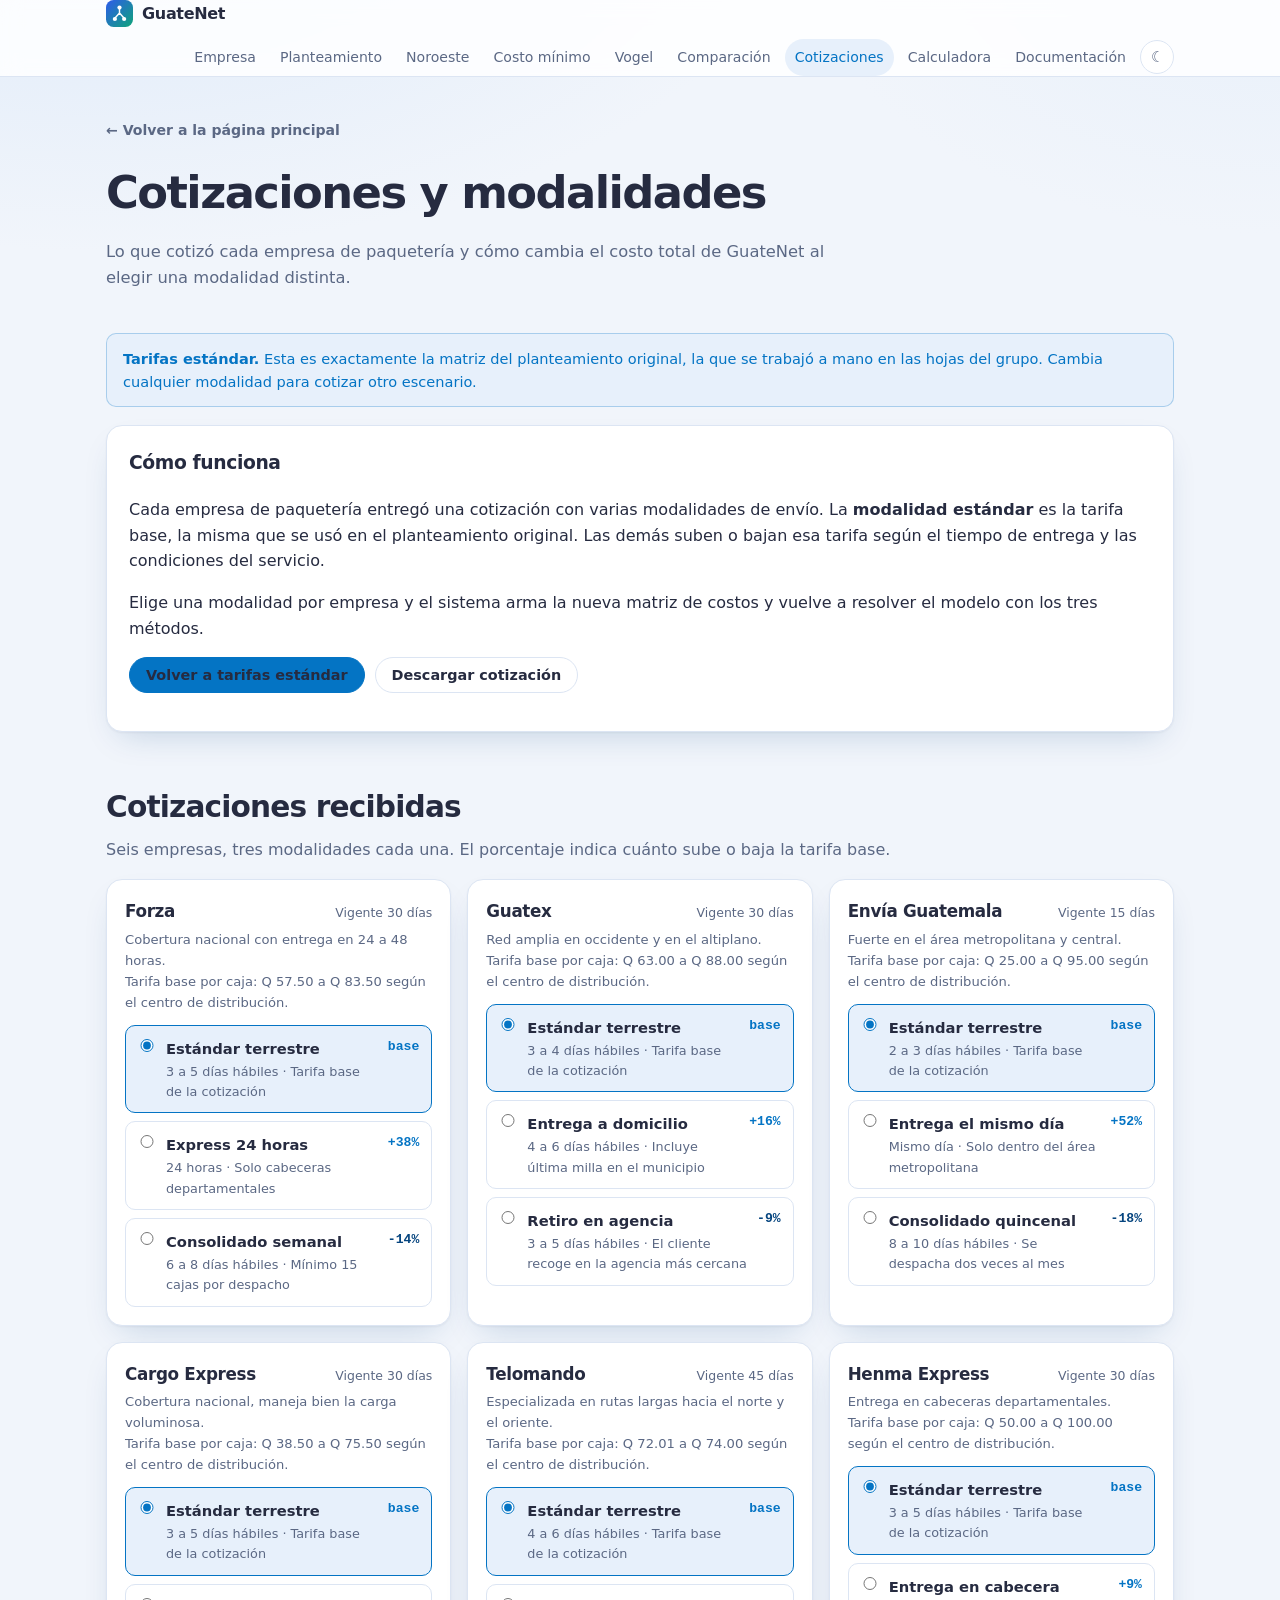
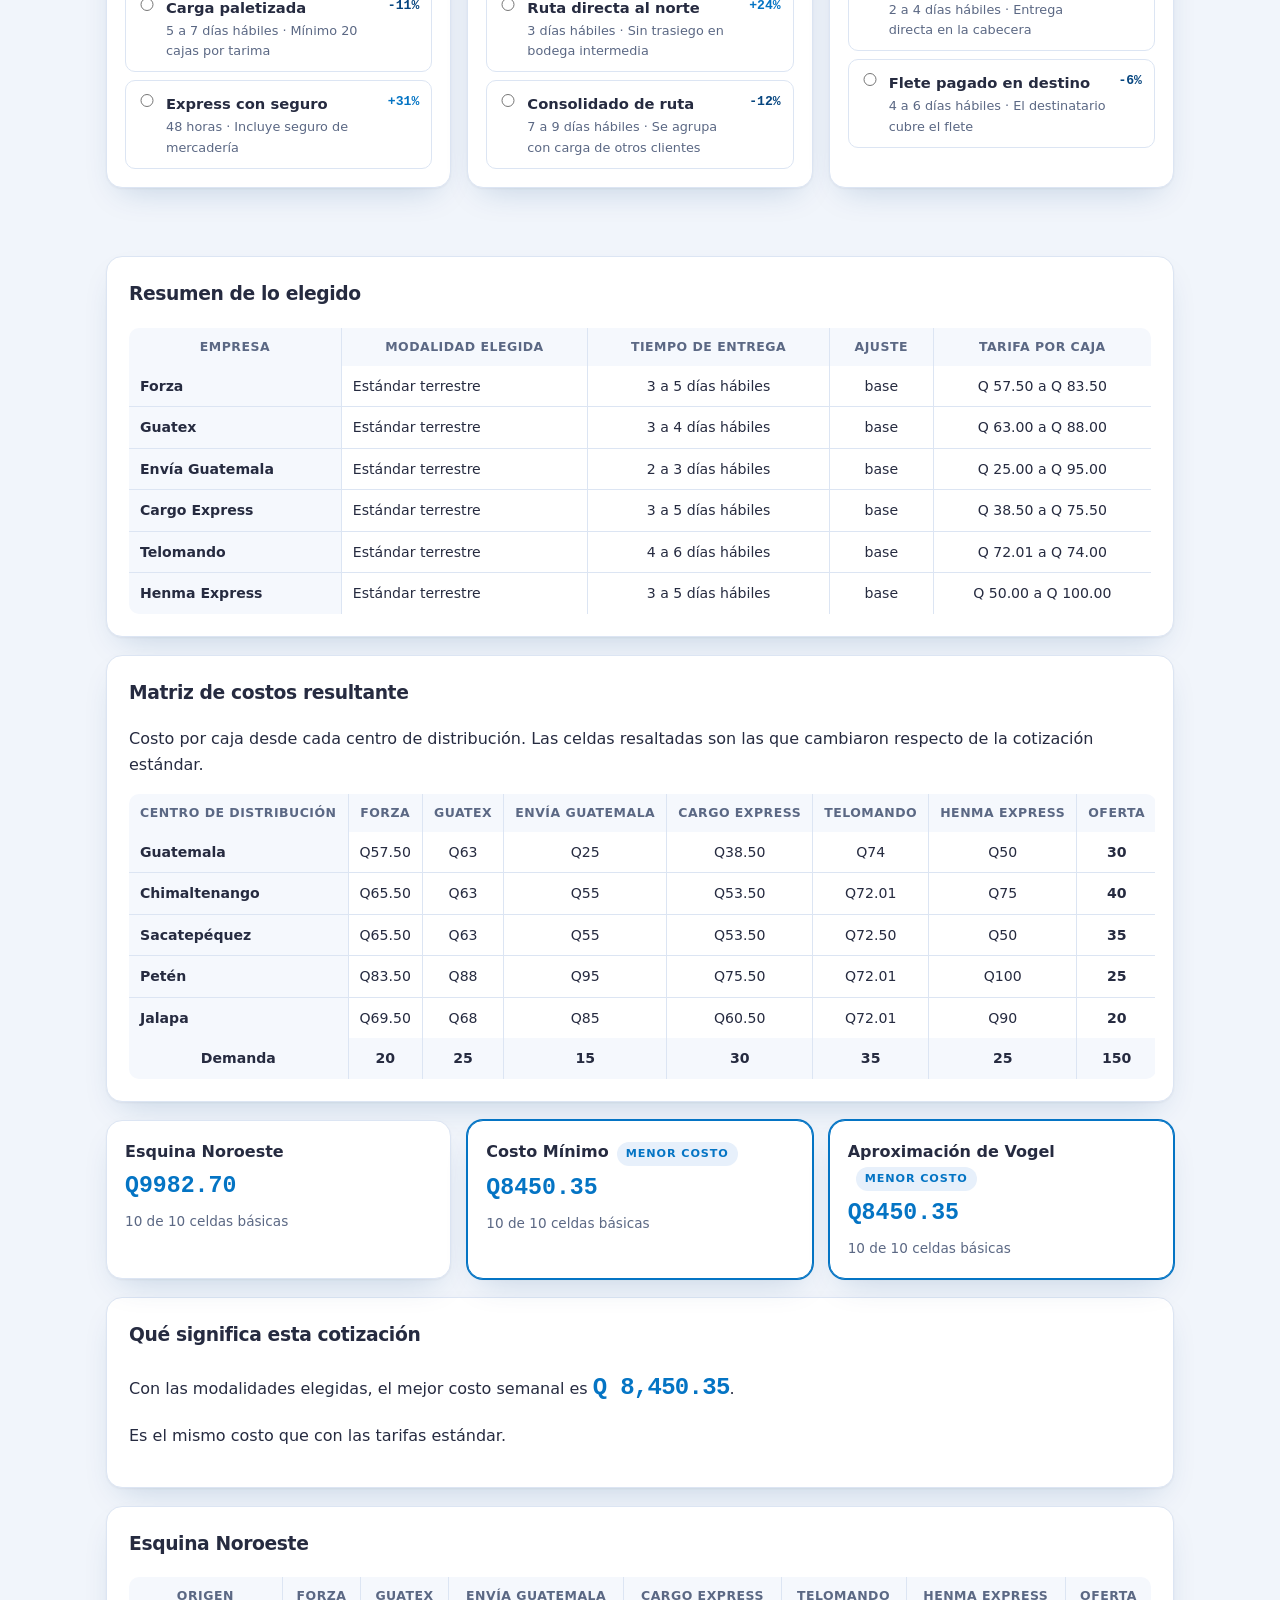
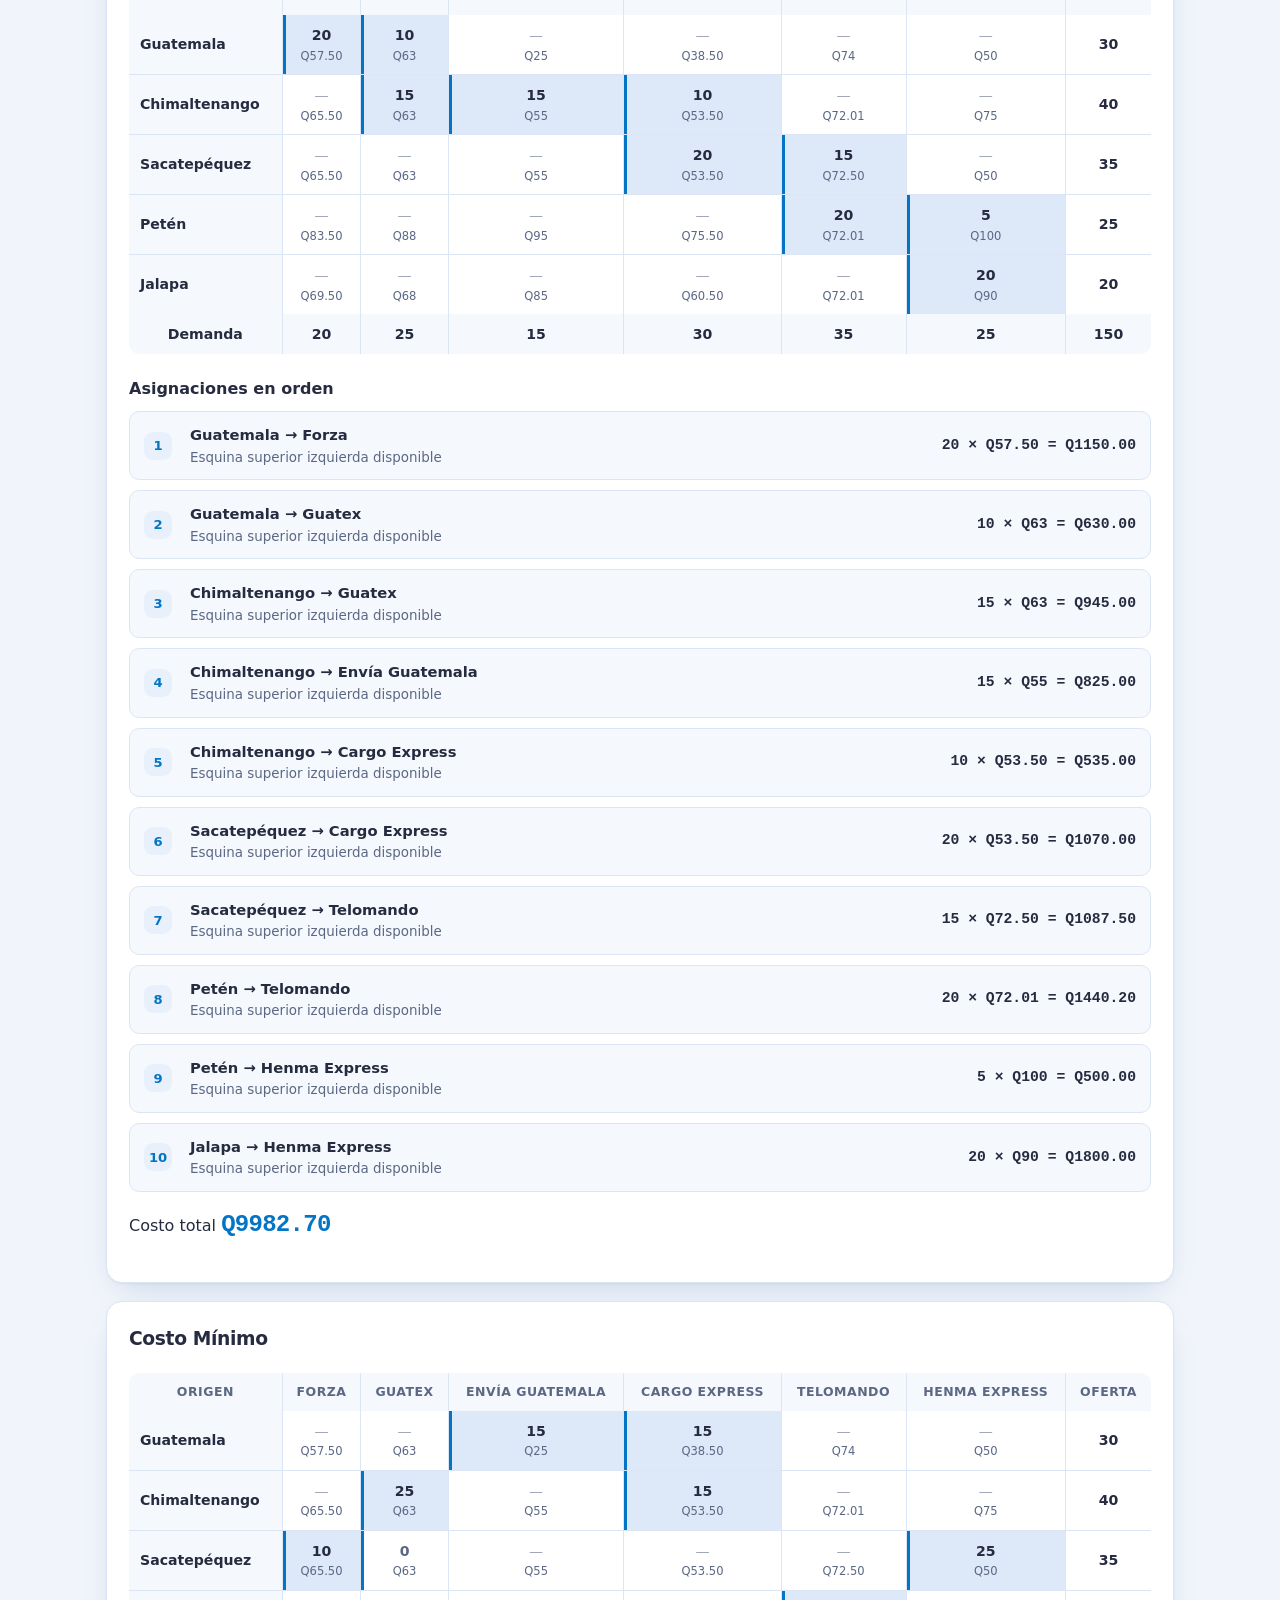
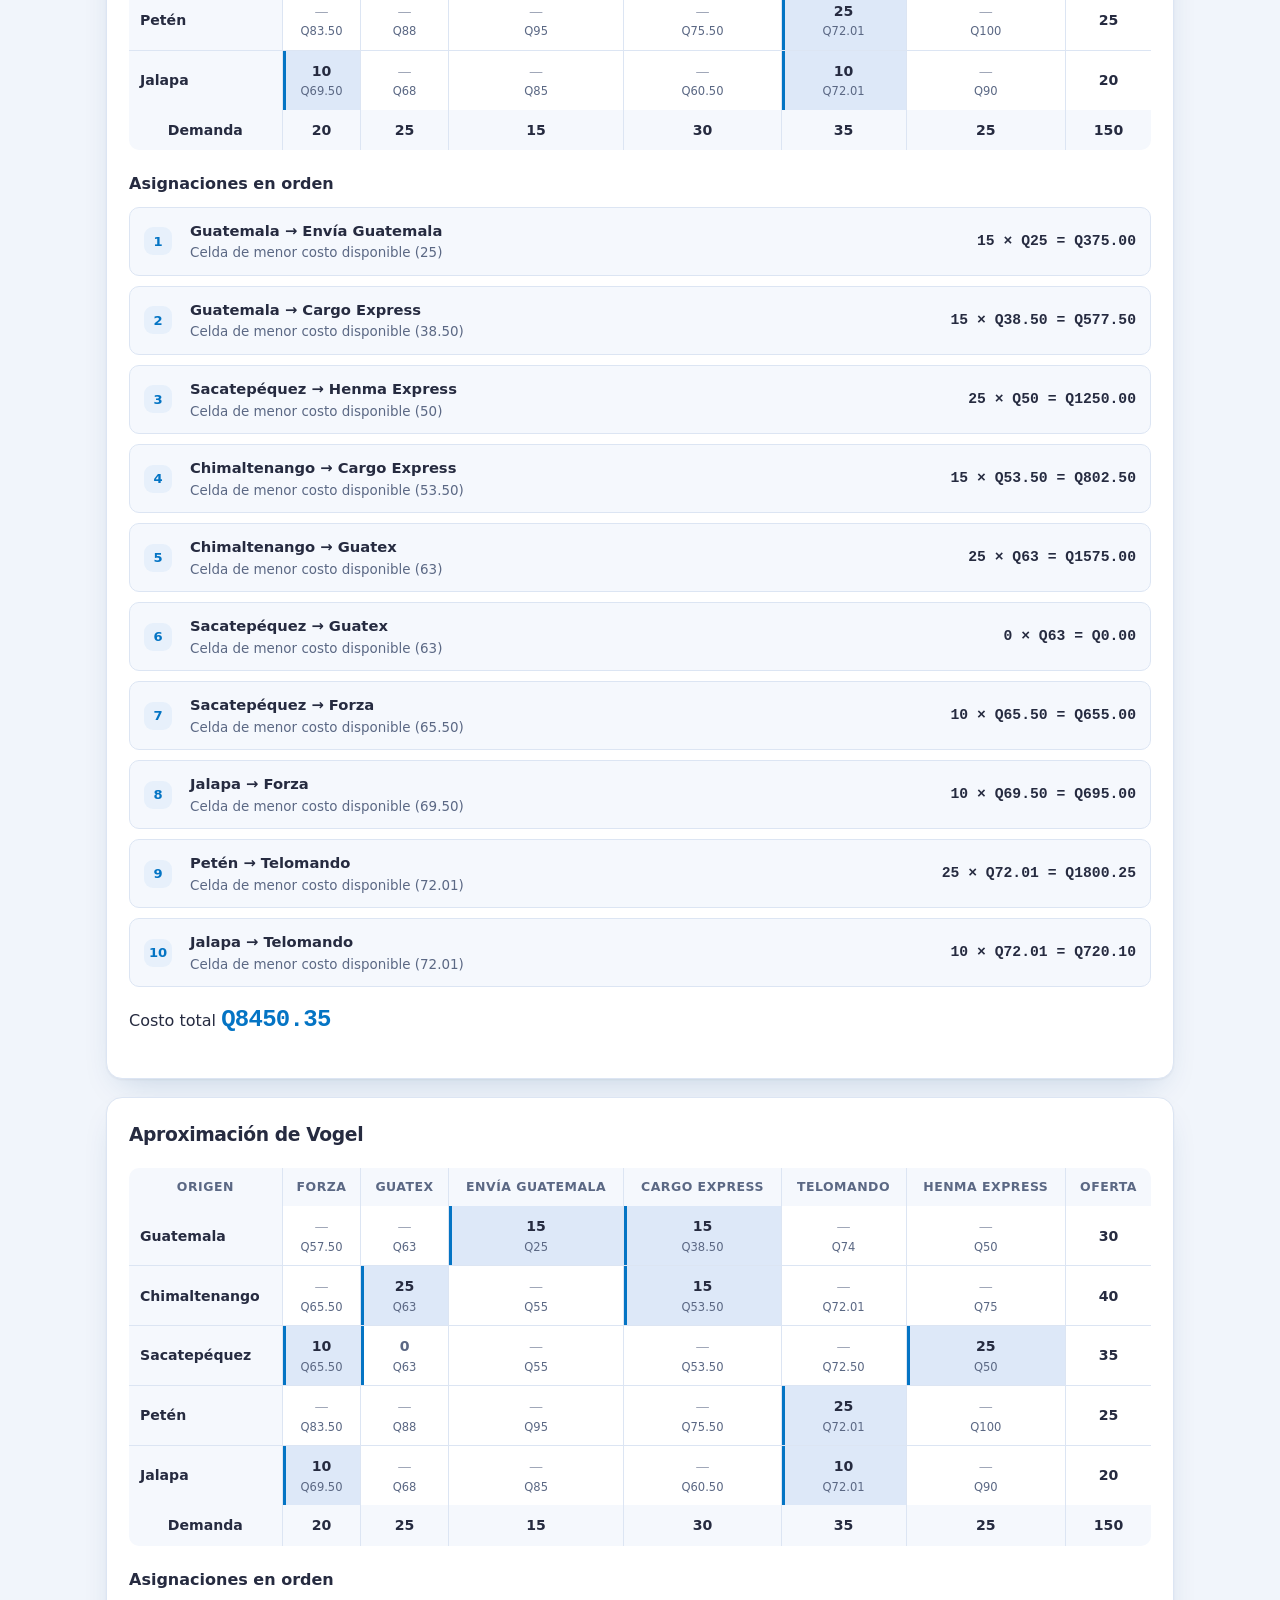
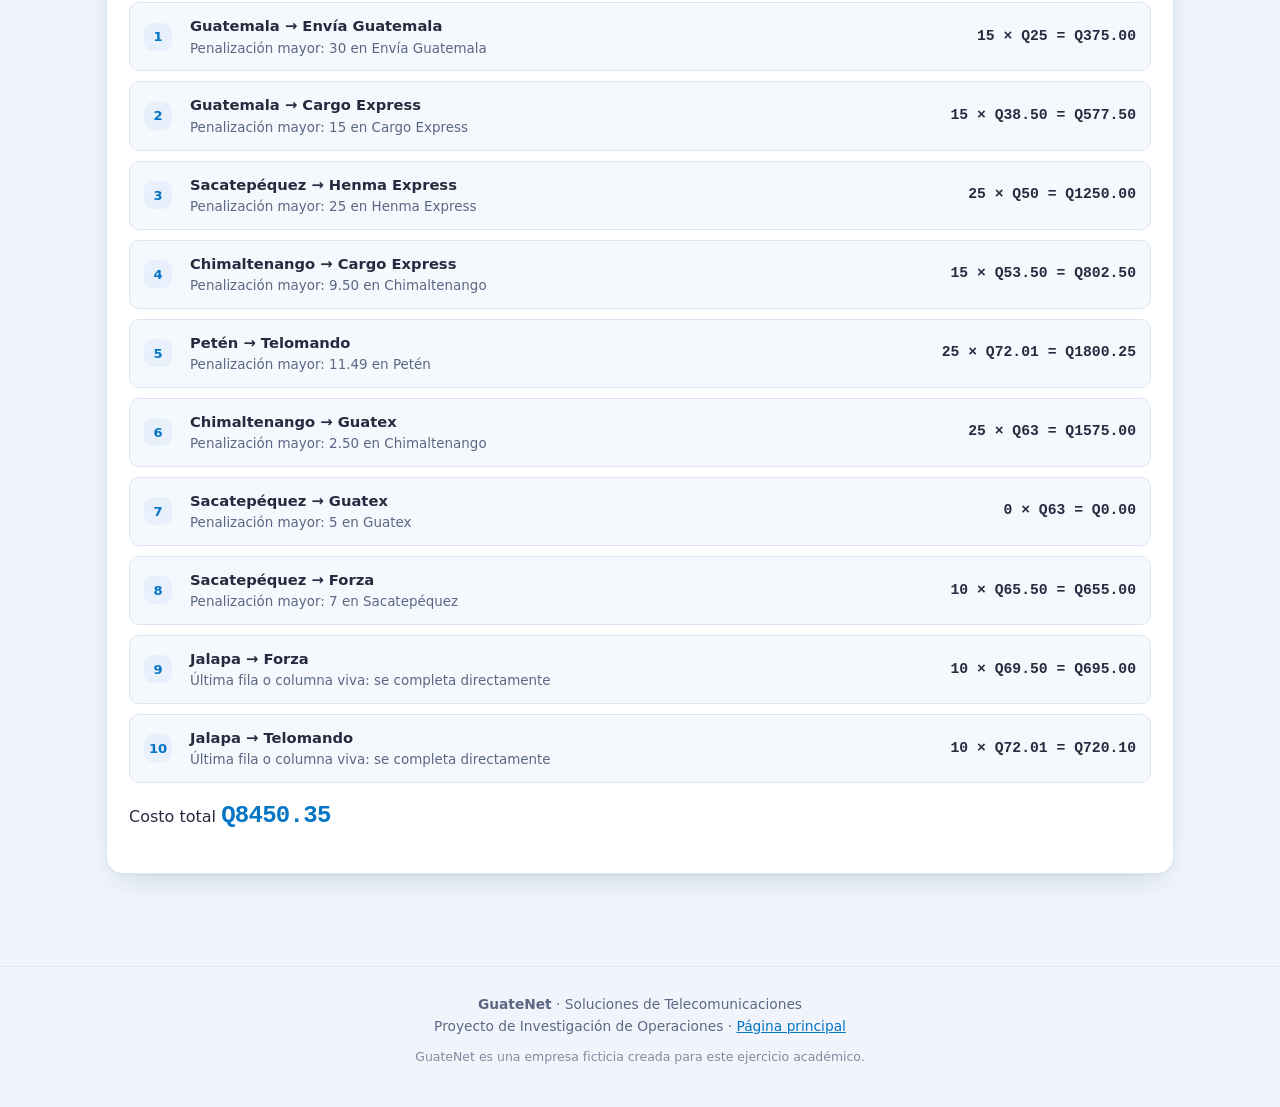
<file: cotizaciones.html>
<!DOCTYPE html>
<html lang="es">
<head>
<meta charset="utf-8">
<meta name="viewport" content="width=device-width, initial-scale=1">
<title>Cotizaciones · GuateNet</title>
<meta name="description" content="Cotizaciones y modalidades de envío de las seis empresas de paquetería con las que trabaja GuateNet.">
<link rel="icon" href="data:image/svg+xml,%3Csvg xmlns='http://www.w3.org/2000/svg' viewBox='0 0 32 32'%3E%3Crect width='32' height='32' rx='9' fill='%232f5bea'/%3E%3Cpath d='M16 10.5v5M16 15.5l-5 5.5M16 15.5l5 5.5' stroke='white' stroke-width='1.7' stroke-linecap='round' fill='none'/%3E%3Ccircle cx='16' cy='9' r='2.5' fill='white'/%3E%3Ccircle cx='10.5' cy='22.5' r='2.5' fill='white'/%3E%3Ccircle cx='21.5' cy='22.5' r='2.5' fill='white'/%3E%3C/svg%3E">
<link rel="stylesheet" href="assets/css/estilos.css">
</head>
<body data-base="">

<header class="barra">
  <div class="envoltura">
    <a class="marca" href="index.html"><svg class="logo" viewBox="0 0 32 32" aria-hidden="true"><defs><linearGradient id="lg" x1="0" y1="0" x2="1" y2="1"><stop offset="0" stop-color="#2f5bea"/><stop offset="1" stop-color="#0ea47a"/></linearGradient></defs><rect width="32" height="32" rx="9" fill="url(#lg)"/><path d="M16 10.5v5M16 15.5l-5 5.5M16 15.5l5 5.5" stroke="#fff" stroke-width="1.7" stroke-linecap="round" fill="none"/><circle cx="16" cy="9" r="2.5" fill="#fff"/><circle cx="10.5" cy="22.5" r="2.5" fill="#fff"/><circle cx="21.5" cy="22.5" r="2.5" fill="#fff"/></svg><span>GuateNet</span></a>
    <nav>
      <a href="empresa.html">Empresa</a>
      <a href="planteamiento.html">Planteamiento</a>
      <a href="esquina-noroeste.html">Noroeste</a>
      <a href="costo-minimo.html">Costo mínimo</a>
      <a href="vogel.html">Vogel</a>
      <a href="comparacion.html">Comparación</a>
      <a href="cotizaciones.html" aria-current="page">Cotizaciones</a>
      <a href="calculadora.html">Calculadora</a>
      <a href="documentacion.html">Documentación</a>
      <button class="boton-tema" type="button" aria-label="Cambiar tema">☾</button>
    </nav>
  </div>
</header>

<main>
  <section class="encabezado-item">
    <div class="envoltura">
      <a class="volver" href="index.html">← Volver a la página principal</a>
      <h1>Cotizaciones y modalidades</h1>
      <p class="resumen">Lo que cotizó cada empresa de paquetería y cómo cambia el costo total de GuateNet al elegir una modalidad distinta.</p>
    </div>
  </section>

  <section class="seccion">
    <div class="envoltura">
      <div id="estado-cotizacion" class="nota">Cargando…</div>

      <div class="panel">
        <h3>Cómo funciona</h3>
        <p>Cada empresa de paquetería entregó una cotización con varias modalidades de envío.
           La <strong>modalidad estándar</strong> es la tarifa base, la misma que se usó en el
           planteamiento original. Las demás suben o bajan esa tarifa según el tiempo de entrega
           y las condiciones del servicio.</p>
        <p>Elige una modalidad por empresa y el sistema arma la nueva matriz de costos y vuelve a
           resolver el modelo con los tres métodos.</p>
        <div class="controles" style="margin-top:16px">
          <button class="boton primario" type="button" id="btn-estandar">Volver a tarifas estándar</button>
          <button class="boton" type="button" id="btn-descargar-cotizacion">Descargar cotización</button>
        </div>
      </div>
    </div>
  </section>

  <section class="seccion" style="padding-top:0">
    <div class="envoltura">
      <h2>Cotizaciones recibidas</h2>
      <p class="intro">Seis empresas, tres modalidades cada una. El porcentaje indica cuánto sube o
         baja la tarifa base.</p>
      <div id="cotizaciones" class="cotizaciones"><p class="cargando">Cargando…</p></div>
    </div>
  </section>

  <section class="seccion">
    <div class="envoltura">
      <div class="panel">
        <h3>Resumen de lo elegido</h3>
        <div id="resumen-cotizacion"><p class="cargando">Cargando…</p></div>
      </div>

      <div class="panel">
        <h3>Matriz de costos resultante</h3>
        <p class="intro">Costo por caja desde cada centro de distribución. Las celdas resaltadas
           son las que cambiaron respecto de la cotización estándar.</p>
        <div id="matriz-cotizada"><p class="cargando">Cargando…</p></div>
      </div>

      <div id="resultados"></div>
    </div>
  </section>
</main>

<footer class="pie">
  <div class="envoltura">
    <strong>GuateNet</strong> · Soluciones de Telecomunicaciones<br>
    Proyecto de Investigación de Operaciones · <a href="index.html">Página principal</a>
    <div class="nota-ficticia">GuateNet es una empresa ficticia creada para este ejercicio académico.</div>
  </div>
</footer>

<script src="assets/js/config.js"></script>
<script src="assets/js/transporte.js"></script>
<script src="assets/js/interfaz.js"></script>
<script src="assets/js/cotizaciones.js"></script>
</body>
</html>
</file>
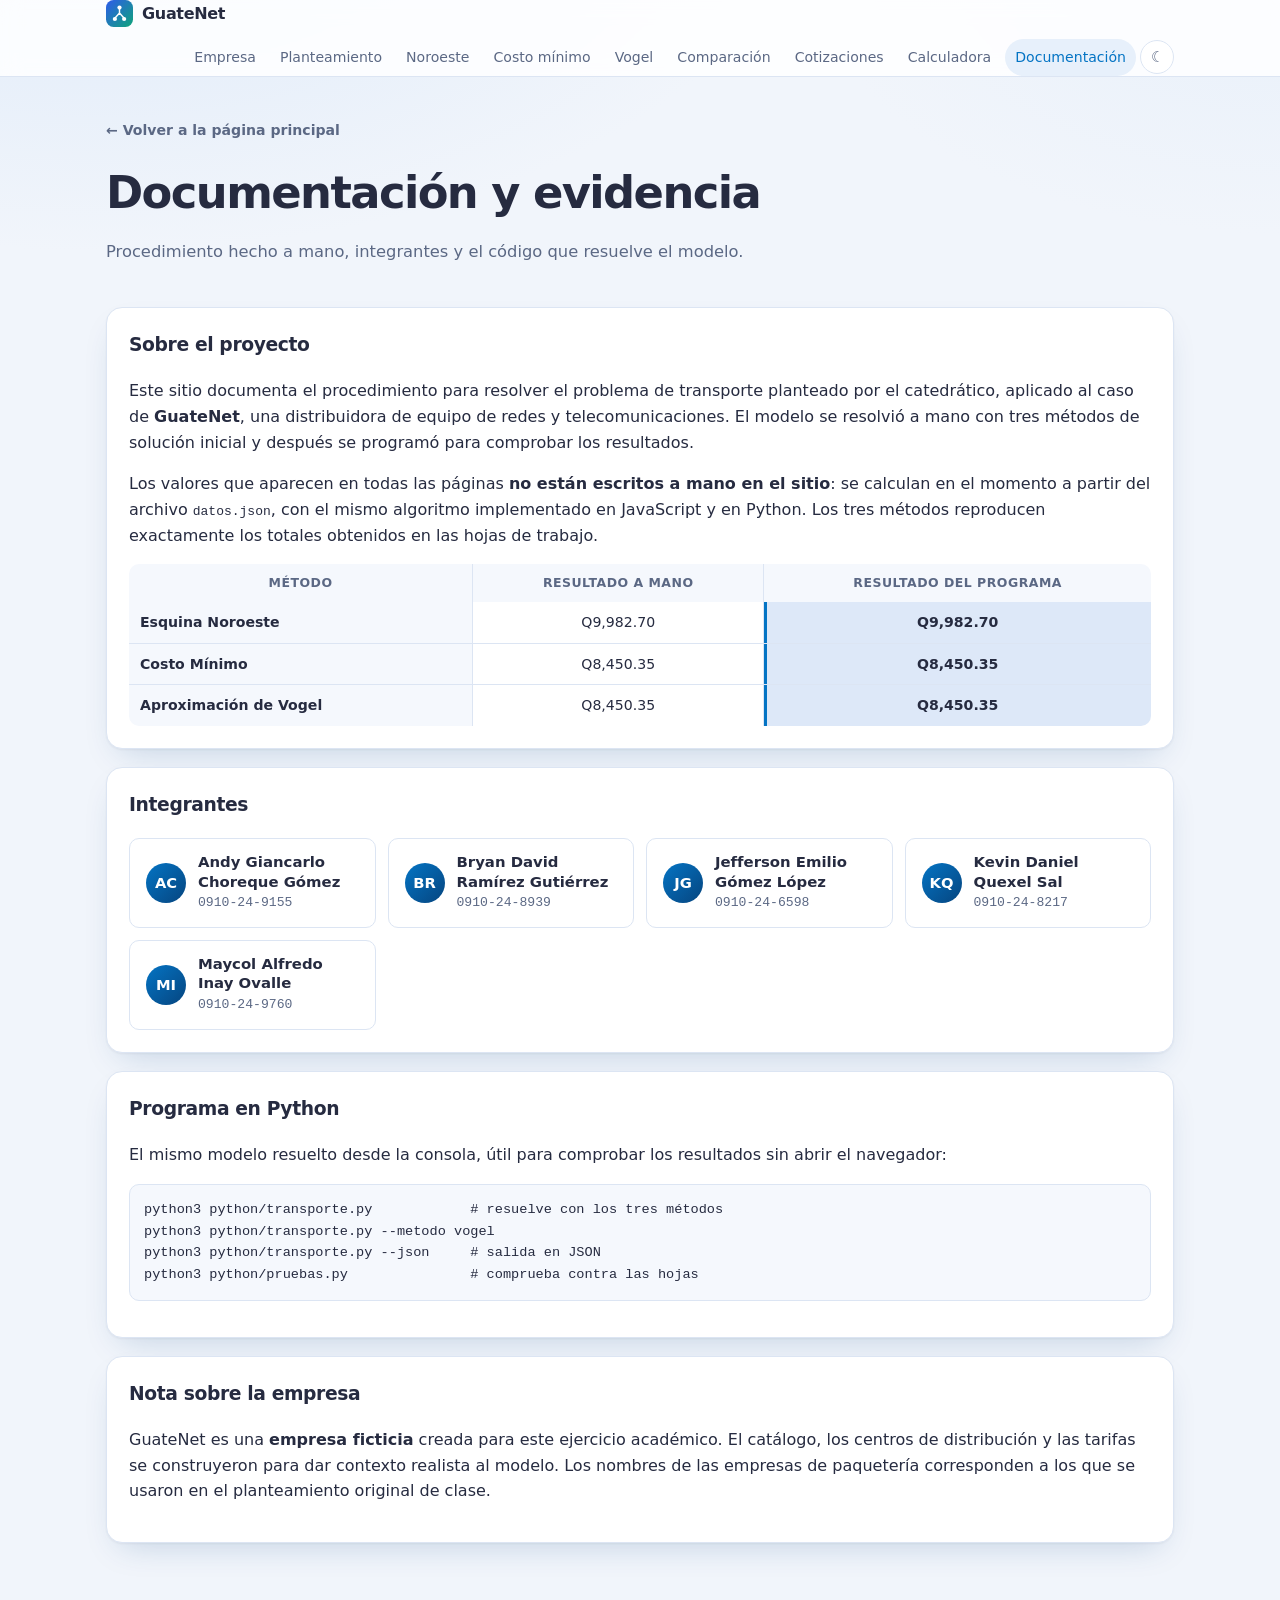
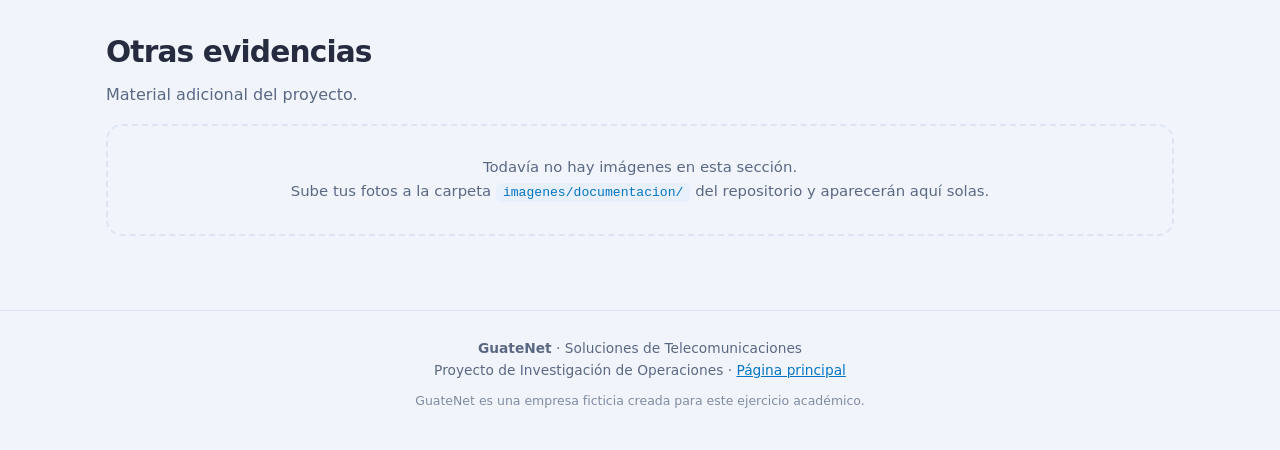
<file: documentacion.html>
<!DOCTYPE html>
<html lang="es">
<head>
<meta charset="utf-8">
<meta name="viewport" content="width=device-width, initial-scale=1">
<title>Documentación · GuateNet</title>
<meta name="description" content="Documentación del proyecto de modelos de transporte de GuateNet.">
<link rel="icon" href="data:image/svg+xml,%3Csvg xmlns='http://www.w3.org/2000/svg' viewBox='0 0 32 32'%3E%3Crect width='32' height='32' rx='9' fill='%232f5bea'/%3E%3Cpath d='M16 10.5v5M16 15.5l-5 5.5M16 15.5l5 5.5' stroke='white' stroke-width='1.7' stroke-linecap='round' fill='none'/%3E%3Ccircle cx='16' cy='9' r='2.5' fill='white'/%3E%3Ccircle cx='10.5' cy='22.5' r='2.5' fill='white'/%3E%3Ccircle cx='21.5' cy='22.5' r='2.5' fill='white'/%3E%3C/svg%3E">
<link rel="stylesheet" href="assets/css/estilos.css">
</head>
<body data-base="">

<header class="barra">
  <div class="envoltura">
    <a class="marca" href="index.html"><svg class="logo" viewBox="0 0 32 32" aria-hidden="true"><defs><linearGradient id="lg" x1="0" y1="0" x2="1" y2="1"><stop offset="0" stop-color="#2f5bea"/><stop offset="1" stop-color="#0ea47a"/></linearGradient></defs><rect width="32" height="32" rx="9" fill="url(#lg)"/><path d="M16 10.5v5M16 15.5l-5 5.5M16 15.5l5 5.5" stroke="#fff" stroke-width="1.7" stroke-linecap="round" fill="none"/><circle cx="16" cy="9" r="2.5" fill="#fff"/><circle cx="10.5" cy="22.5" r="2.5" fill="#fff"/><circle cx="21.5" cy="22.5" r="2.5" fill="#fff"/></svg><span>GuateNet</span></a>
    <nav>
      <a href="empresa.html">Empresa</a>
      <a href="planteamiento.html">Planteamiento</a>
      <a href="esquina-noroeste.html">Noroeste</a>
      <a href="costo-minimo.html">Costo mínimo</a>
      <a href="vogel.html">Vogel</a>
      <a href="comparacion.html">Comparación</a>
      <a href="cotizaciones.html">Cotizaciones</a>
      <a href="calculadora.html">Calculadora</a>
      <a href="documentacion.html" aria-current="page">Documentación</a>
      <button class="boton-tema" type="button" aria-label="Cambiar tema">☾</button>
    </nav>
  </div>
</header>

<main>
  <section class="encabezado-item">
    <div class="envoltura">
      <a class="volver" href="index.html">← Volver a la página principal</a>
      <h1>Documentación y evidencia</h1>
      <p class="resumen">Procedimiento hecho a mano, integrantes y el código que resuelve el modelo.</p>
    </div>
  </section>

  <section class="seccion">
    <div class="envoltura">
      <div class="panel">
        <h3>Sobre el proyecto</h3>
        <p>Este sitio documenta el procedimiento para resolver el problema de transporte planteado
           por el catedrático, aplicado al caso de <strong>GuateNet</strong>, una distribuidora de
           equipo de redes y telecomunicaciones. El modelo se resolvió a mano con tres métodos de
           solución inicial y después se programó para comprobar los resultados.</p>
        <p>Los valores que aparecen en todas las páginas <strong>no están escritos a mano en el
           sitio</strong>: se calculan en el momento a partir del archivo <code>datos.json</code>,
           con el mismo algoritmo implementado en JavaScript y en Python. Los tres métodos
           reproducen exactamente los totales obtenidos en las hojas de trabajo.</p>
        <div class="tabla-scroll">
          <table class="matriz">
            <thead><tr><th>Método</th><th>Resultado a mano</th><th>Resultado del programa</th></tr></thead>
            <tbody>
              <tr><th>Esquina Noroeste</th><td>Q9,982.70</td><td class="asignada">Q9,982.70</td></tr>
              <tr><th>Costo Mínimo</th><td>Q8,450.35</td><td class="asignada">Q8,450.35</td></tr>
              <tr><th>Aproximación de Vogel</th><td>Q8,450.35</td><td class="asignada">Q8,450.35</td></tr>
            </tbody>
          </table>
        </div>
      </div>

      <div class="panel">
        <h3>Integrantes</h3>
        <div class="integrantes">
          <div class="integrante"><div class="avatar">AC</div><div><div class="nombre">Andy Giancarlo Choreque Gómez</div><div class="carne">0910-24-9155</div></div></div>
          <div class="integrante"><div class="avatar">BR</div><div><div class="nombre">Bryan David Ramírez Gutiérrez</div><div class="carne">0910-24-8939</div></div></div>
          <div class="integrante"><div class="avatar">JG</div><div><div class="nombre">Jefferson Emilio Gómez López</div><div class="carne">0910-24-6598</div></div></div>
          <div class="integrante"><div class="avatar">KQ</div><div><div class="nombre">Kevin Daniel Quexel Sal</div><div class="carne">0910-24-8217</div></div></div>
          <div class="integrante"><div class="avatar">MI</div><div><div class="nombre">Maycol Alfredo Inay Ovalle</div><div class="carne">0910-24-9760</div></div></div>
        </div>
      </div>

      <div class="panel">
        <h3>Programa en Python</h3>
        <p>El mismo modelo resuelto desde la consola, útil para comprobar los resultados sin
           abrir el navegador:</p>
        <pre style="overflow-x:auto;background:var(--superficie-2);border:1px solid var(--borde);border-radius:10px;padding:14px;font-size:.85rem"><code>python3 python/transporte.py            # resuelve con los tres métodos
python3 python/transporte.py --metodo vogel
python3 python/transporte.py --json     # salida en JSON
python3 python/pruebas.py               # comprueba contra las hojas</code></pre>
      </div>

      <div class="panel">
        <h3>Nota sobre la empresa</h3>
        <p>GuateNet es una <strong>empresa ficticia</strong> creada para este ejercicio académico.
           El catálogo, los centros de distribución y las tarifas se construyeron para dar contexto
           realista al modelo. Los nombres de las empresas de paquetería corresponden a los que se
           usaron en el planteamiento original de clase.</p>
      </div>
    </div>
  </section>

  <section class="seccion">
    <div class="envoltura">
      <h2>Otras evidencias</h2>
      <p class="intro">Material adicional del proyecto.</p>
      <div data-galeria="documentacion"></div>
    </div>
  </section>
</main>

<footer class="pie">
  <div class="envoltura">
    <strong>GuateNet</strong> · Soluciones de Telecomunicaciones<br>
    Proyecto de Investigación de Operaciones · <a href="index.html">Página principal</a>
    <div class="nota-ficticia">GuateNet es una empresa ficticia creada para este ejercicio académico.</div>
  </div>
</footer>

<script src="assets/js/config.js"></script>
<script src="assets/js/transporte.js"></script>
<script src="assets/js/interfaz.js"></script>
<script src="assets/js/galeria.js"></script>
</body>
</html>
</file>
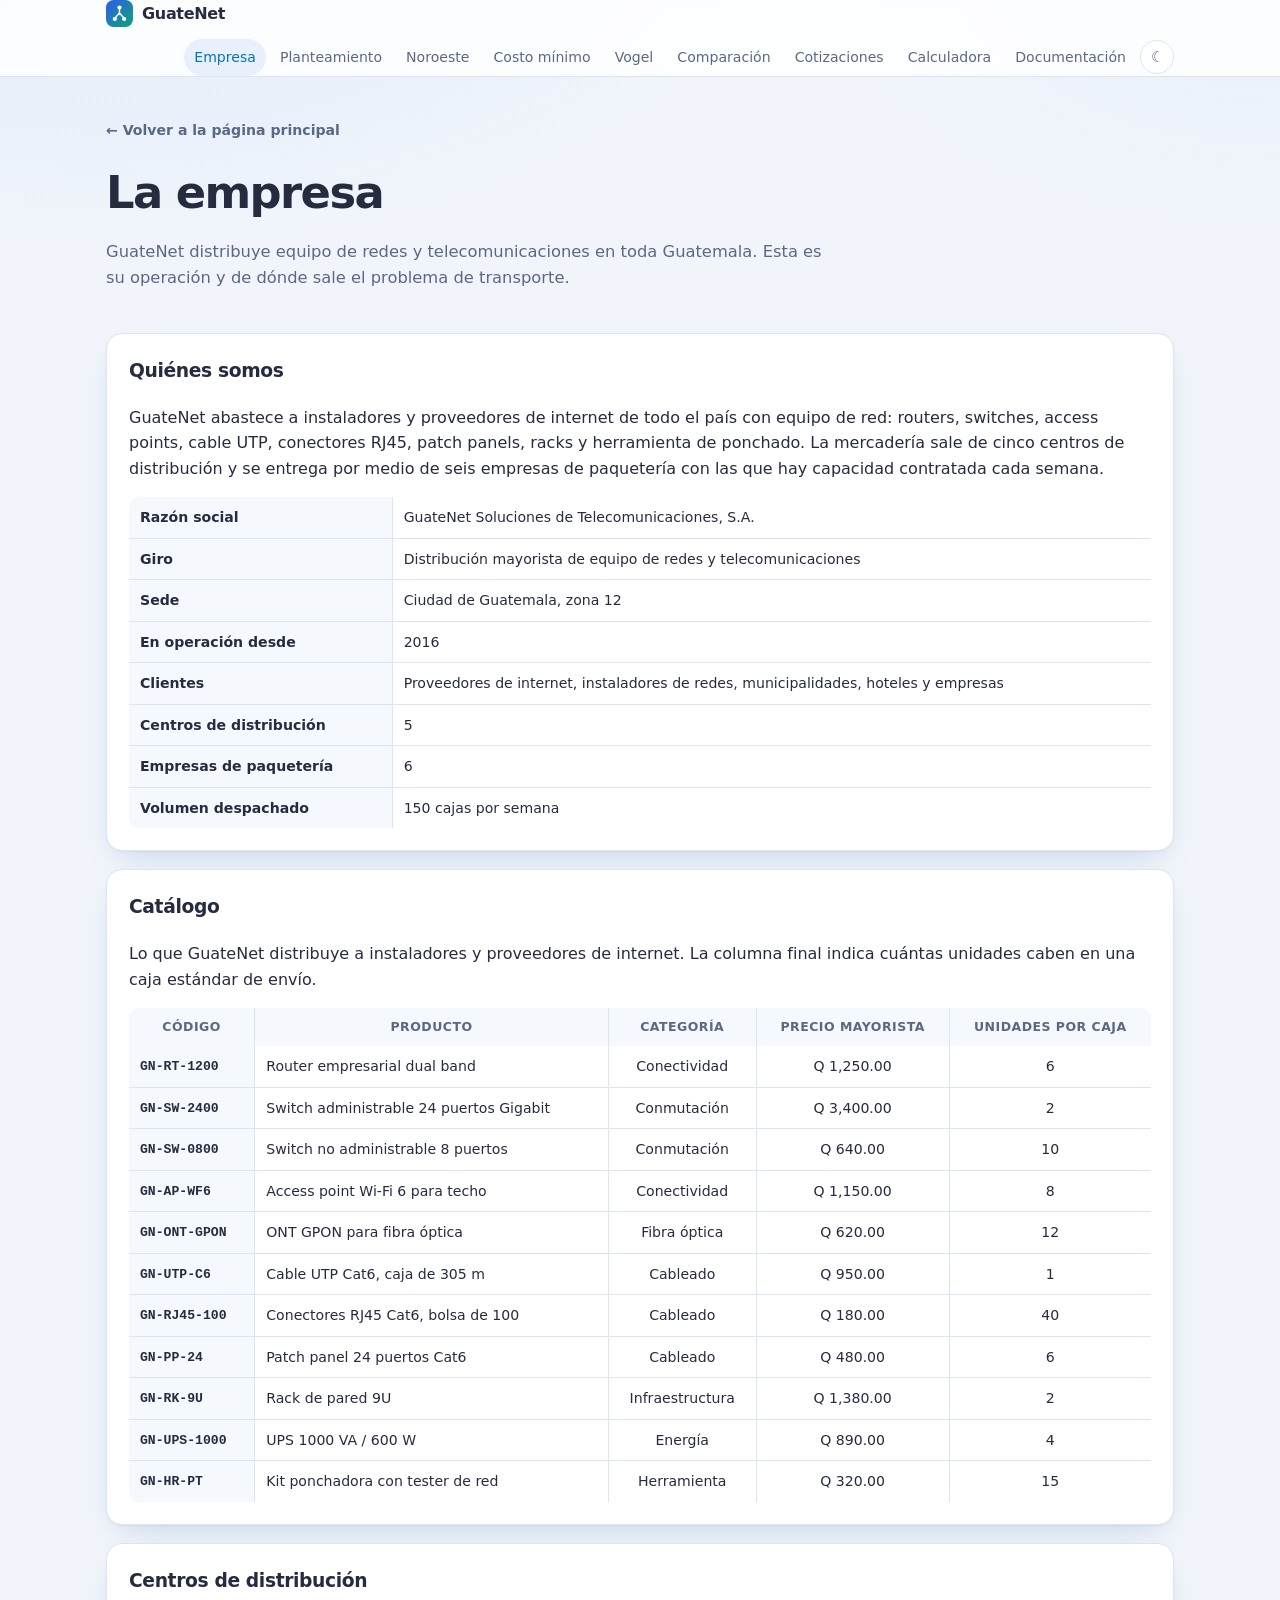
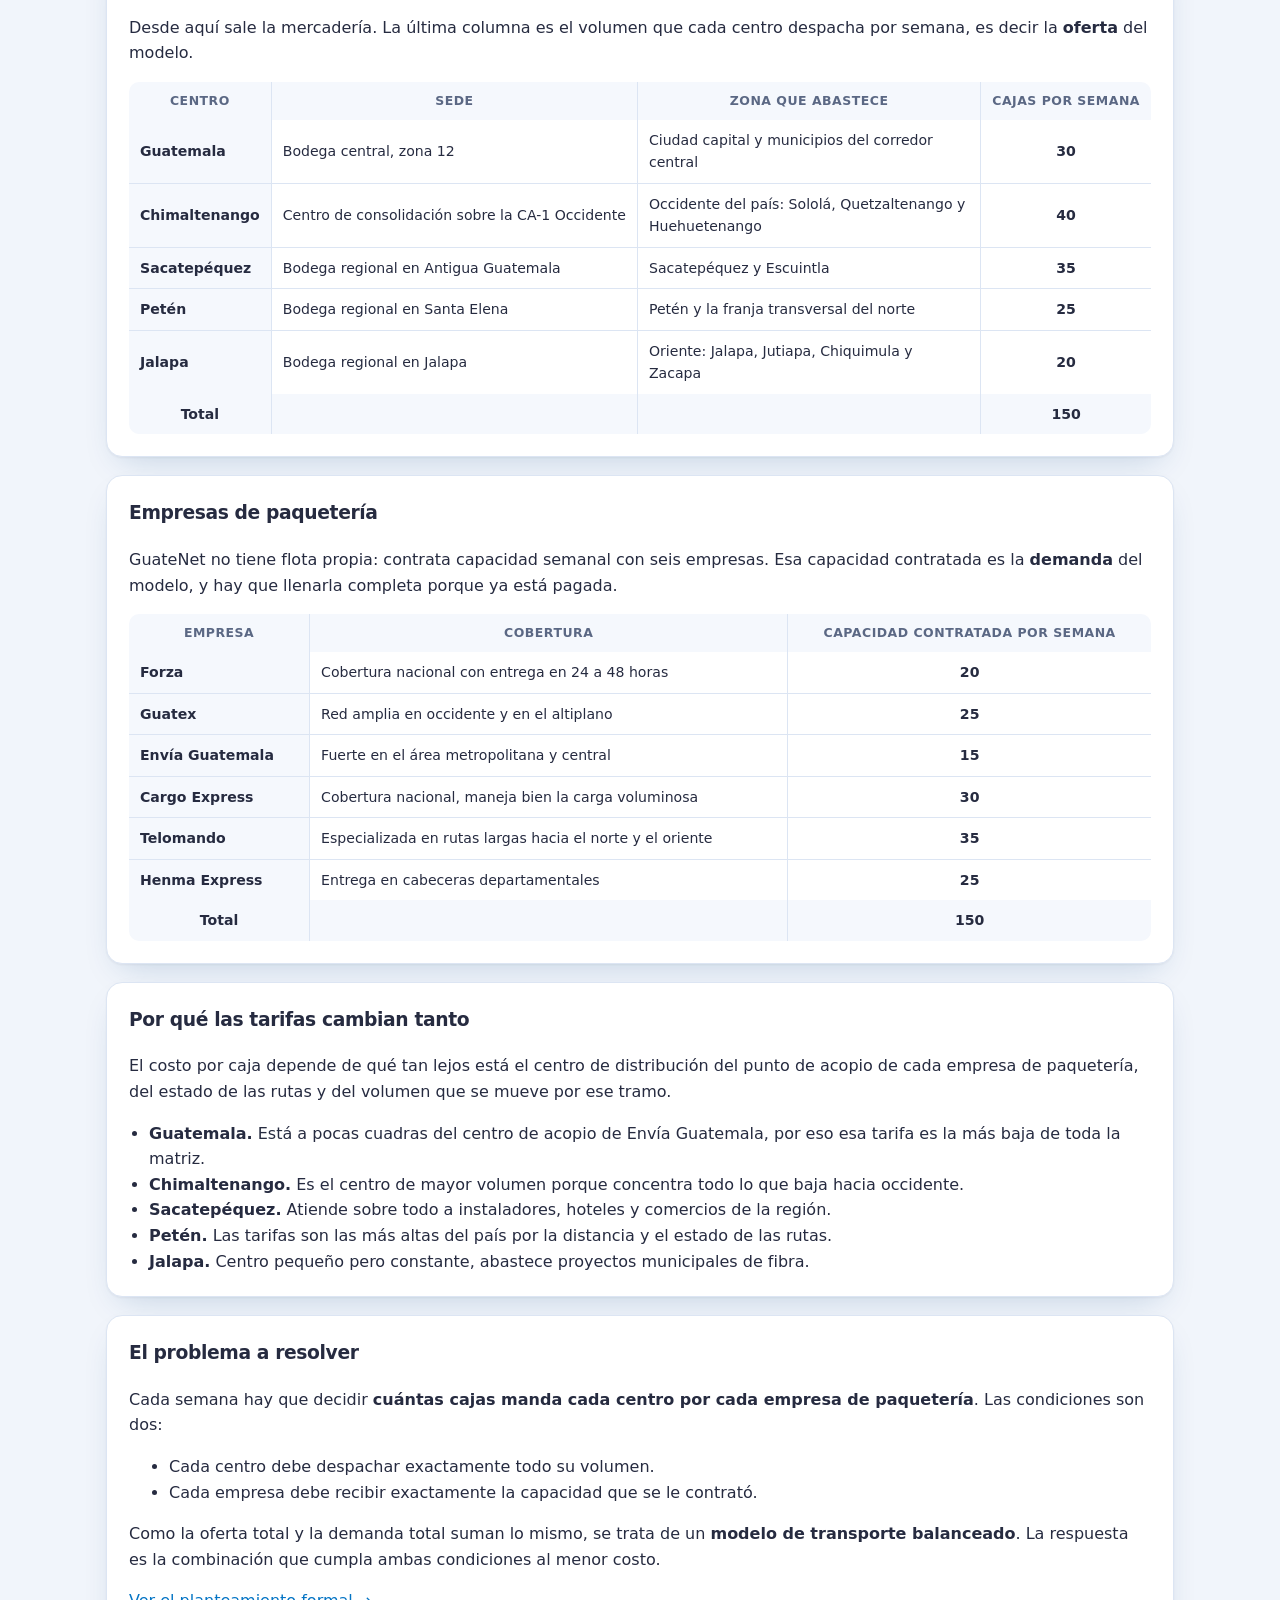
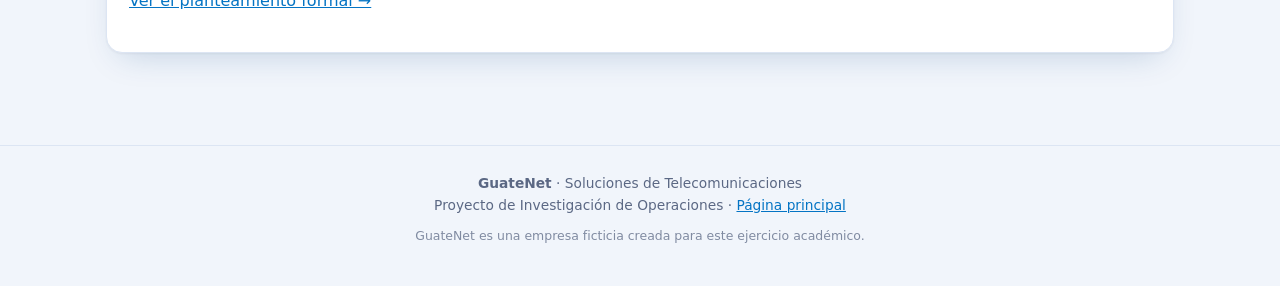
<file: empresa.html>
<!DOCTYPE html>
<html lang="es">
<head>
<meta charset="utf-8">
<meta name="viewport" content="width=device-width, initial-scale=1">
<title>La empresa · GuateNet</title>
<meta name="description" content="Perfil de GuateNet: catálogo de equipo de redes, centros de distribución y empresas de paquetería.">
<link rel="icon" href="data:image/svg+xml,%3Csvg xmlns='http://www.w3.org/2000/svg' viewBox='0 0 32 32'%3E%3Crect width='32' height='32' rx='9' fill='%232f5bea'/%3E%3Cpath d='M16 10.5v5M16 15.5l-5 5.5M16 15.5l5 5.5' stroke='white' stroke-width='1.7' stroke-linecap='round' fill='none'/%3E%3Ccircle cx='16' cy='9' r='2.5' fill='white'/%3E%3Ccircle cx='10.5' cy='22.5' r='2.5' fill='white'/%3E%3Ccircle cx='21.5' cy='22.5' r='2.5' fill='white'/%3E%3C/svg%3E">
<link rel="stylesheet" href="assets/css/estilos.css">
</head>
<body data-base="">

<header class="barra">
  <div class="envoltura">
    <a class="marca" href="index.html"><svg class="logo" viewBox="0 0 32 32" aria-hidden="true"><defs><linearGradient id="lg" x1="0" y1="0" x2="1" y2="1"><stop offset="0" stop-color="#2f5bea"/><stop offset="1" stop-color="#0ea47a"/></linearGradient></defs><rect width="32" height="32" rx="9" fill="url(#lg)"/><path d="M16 10.5v5M16 15.5l-5 5.5M16 15.5l5 5.5" stroke="#fff" stroke-width="1.7" stroke-linecap="round" fill="none"/><circle cx="16" cy="9" r="2.5" fill="#fff"/><circle cx="10.5" cy="22.5" r="2.5" fill="#fff"/><circle cx="21.5" cy="22.5" r="2.5" fill="#fff"/></svg><span>GuateNet</span></a>
    <nav>
      <a href="empresa.html" aria-current="page">Empresa</a>
      <a href="planteamiento.html">Planteamiento</a>
      <a href="esquina-noroeste.html">Noroeste</a>
      <a href="costo-minimo.html">Costo mínimo</a>
      <a href="vogel.html">Vogel</a>
      <a href="comparacion.html">Comparación</a>
      <a href="cotizaciones.html">Cotizaciones</a>
      <a href="calculadora.html">Calculadora</a>
      <a href="documentacion.html">Documentación</a>
      <button class="boton-tema" type="button" aria-label="Cambiar tema">☾</button>
    </nav>
  </div>
</header>

<main>
  <section class="encabezado-item">
    <div class="envoltura">
      <a class="volver" href="index.html">← Volver a la página principal</a>
      <h1>La empresa</h1>
      <p class="resumen">GuateNet distribuye equipo de redes y telecomunicaciones en toda Guatemala. Esta es su operación y de dónde sale el problema de transporte.</p>
    </div>
  </section>

  <section class="seccion">
    <div class="envoltura">
      <div class="panel">
        <h3>Quiénes somos</h3>
        <p id="descripcion-empresa" class="cargando">Cargando…</p>
        <div id="ficha" style="margin-top:16px"></div>
      </div>

      <div class="panel">
        <h3>Catálogo</h3>
        <p class="intro">Lo que GuateNet distribuye a instaladores y proveedores de internet.
           La columna final indica cuántas unidades caben en una caja estándar de envío.</p>
        <div id="catalogo"><p class="cargando">Cargando…</p></div>
      </div>

      <div class="panel">
        <h3>Centros de distribución</h3>
        <p class="intro">Desde aquí sale la mercadería. La última columna es el volumen que cada
           centro despacha por semana, es decir la <strong>oferta</strong> del modelo.</p>
        <div id="centros"><p class="cargando">Cargando…</p></div>
      </div>

      <div class="panel">
        <h3>Empresas de paquetería</h3>
        <p class="intro">GuateNet no tiene flota propia: contrata capacidad semanal con seis
           empresas. Esa capacidad contratada es la <strong>demanda</strong> del modelo, y hay que
           llenarla completa porque ya está pagada.</p>
        <div id="paqueterias"><p class="cargando">Cargando…</p></div>
      </div>

      <div class="panel">
        <h3>Por qué las tarifas cambian tanto</h3>
        <p>El costo por caja depende de qué tan lejos está el centro de distribución del punto de
           acopio de cada empresa de paquetería, del estado de las rutas y del volumen que se mueve
           por ese tramo.</p>
        <div id="notas-costos"></div>
      </div>

      <div class="panel">
        <h3>El problema a resolver</h3>
        <p>Cada semana hay que decidir <strong>cuántas cajas manda cada centro por cada empresa de
           paquetería</strong>. Las condiciones son dos:</p>
        <ul>
          <li>Cada centro debe despachar exactamente todo su volumen.</li>
          <li>Cada empresa debe recibir exactamente la capacidad que se le contrató.</li>
        </ul>
        <p>Como la oferta total y la demanda total suman lo mismo, se trata de un
           <strong>modelo de transporte balanceado</strong>. La respuesta es la combinación que
           cumpla ambas condiciones al menor costo.</p>
        <p><a href="planteamiento.html">Ver el planteamiento formal →</a></p>
      </div>
    </div>
  </section>
</main>

<footer class="pie">
  <div class="envoltura">
    <strong>GuateNet</strong> · Soluciones de Telecomunicaciones<br>
    Proyecto de Investigación de Operaciones · <a href="index.html">Página principal</a>
    <div class="nota-ficticia">GuateNet es una empresa ficticia creada para este ejercicio académico.</div>
  </div>
</footer>

<script src="assets/js/config.js"></script>
<script src="assets/js/transporte.js"></script>
<script src="assets/js/interfaz.js"></script>
<script src="assets/js/empresa.js"></script>
</body>
</html>
</file>
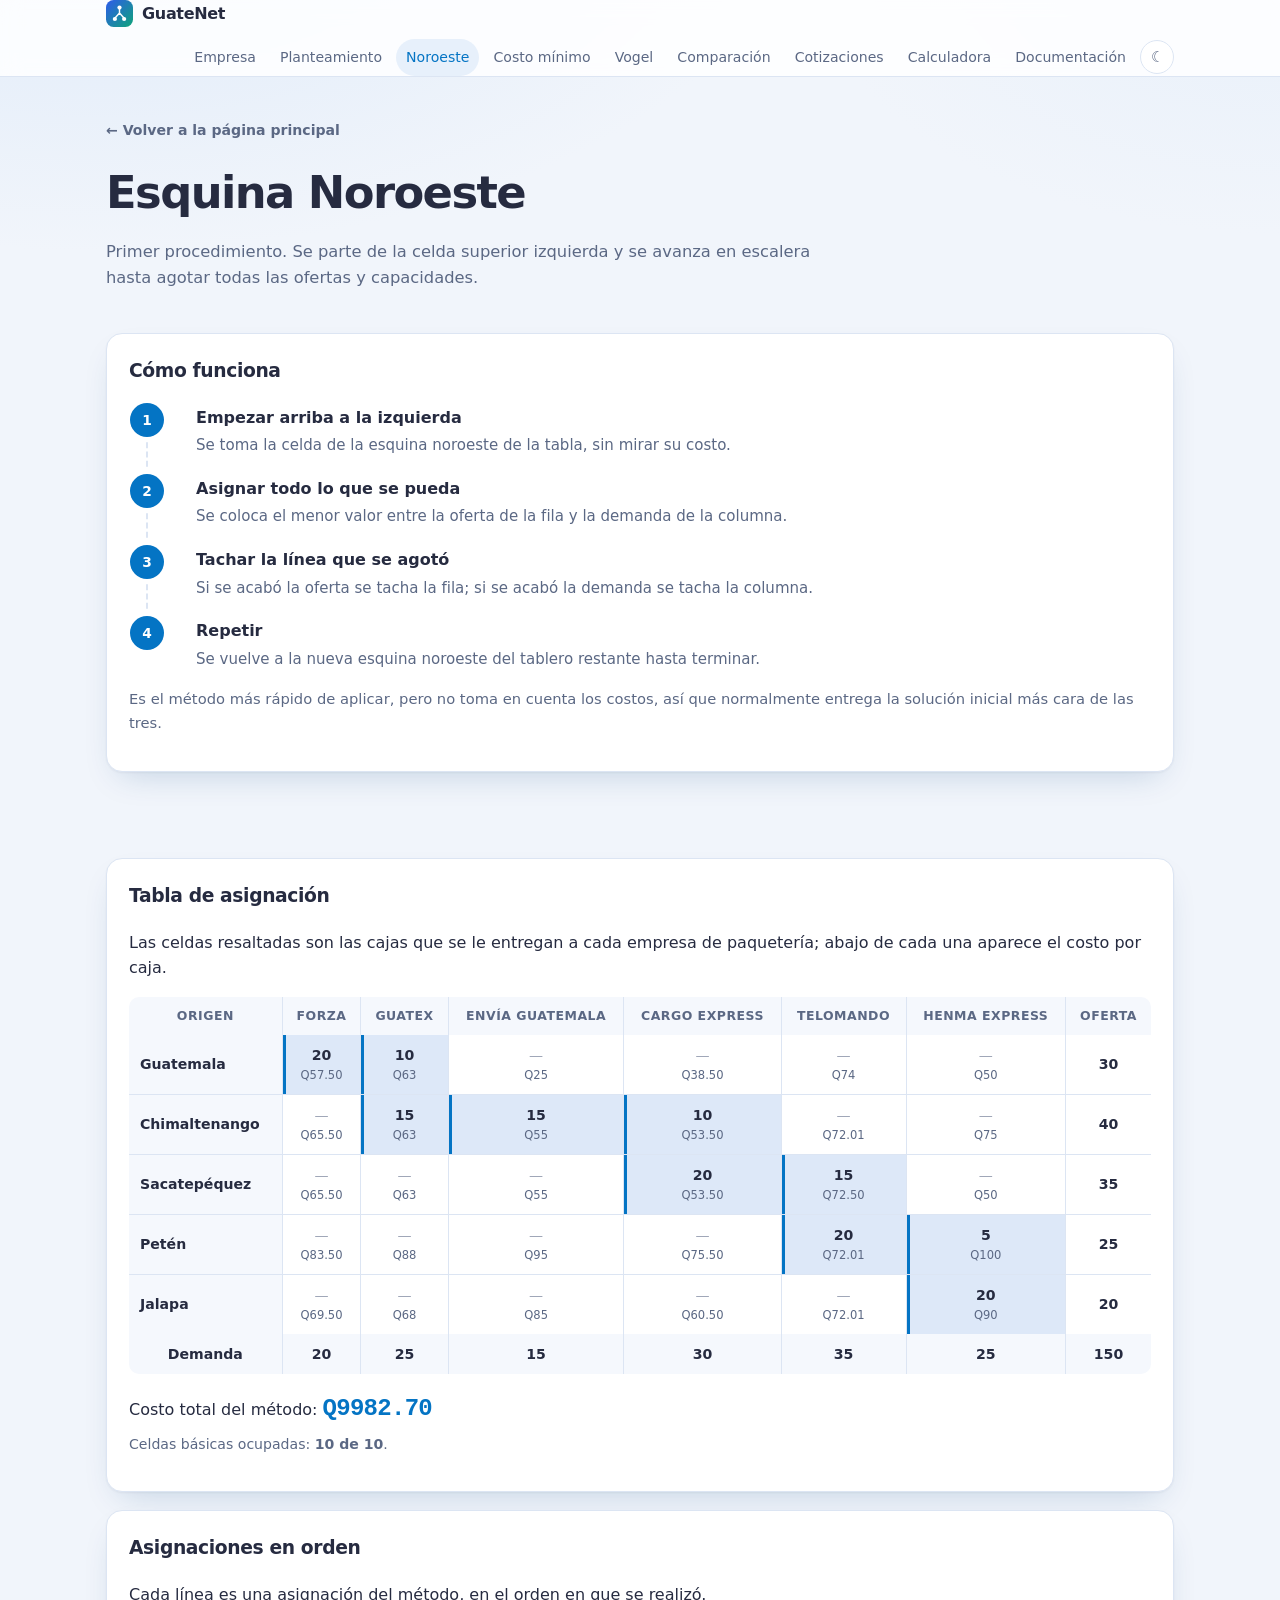
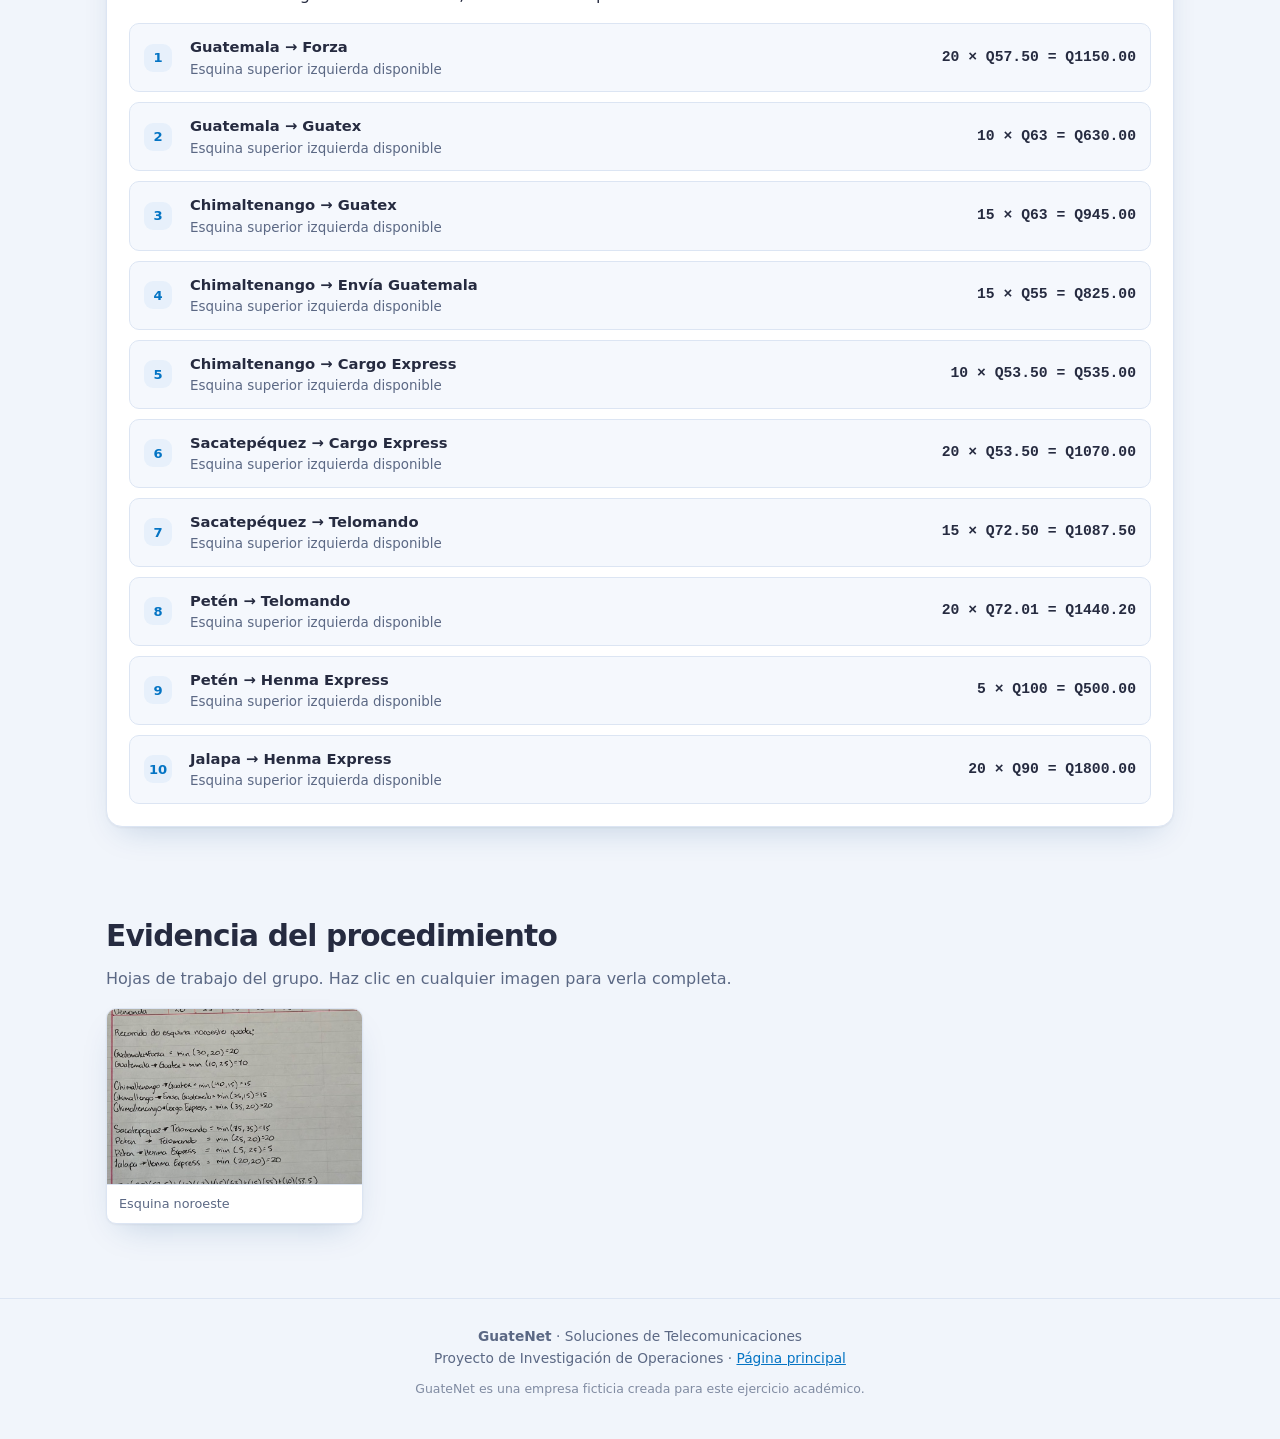
<file: esquina-noroeste.html>
<!DOCTYPE html>
<html lang="es">
<head>
<meta charset="utf-8">
<meta name="viewport" content="width=device-width, initial-scale=1">
<title>Esquina Noroeste · GuateNet</title>
<meta name="description" content="Solución inicial del modelo de transporte de GuateNet por el método de la Esquina Noroeste.">
<link rel="icon" href="data:image/svg+xml,%3Csvg xmlns='http://www.w3.org/2000/svg' viewBox='0 0 32 32'%3E%3Crect width='32' height='32' rx='9' fill='%232f5bea'/%3E%3Cpath d='M16 10.5v5M16 15.5l-5 5.5M16 15.5l5 5.5' stroke='white' stroke-width='1.7' stroke-linecap='round' fill='none'/%3E%3Ccircle cx='16' cy='9' r='2.5' fill='white'/%3E%3Ccircle cx='10.5' cy='22.5' r='2.5' fill='white'/%3E%3Ccircle cx='21.5' cy='22.5' r='2.5' fill='white'/%3E%3C/svg%3E">
<link rel="stylesheet" href="assets/css/estilos.css">
</head>
<body data-base="" data-metodo="esquinaNoroeste">

<header class="barra">
  <div class="envoltura">
    <a class="marca" href="index.html"><svg class="logo" viewBox="0 0 32 32" aria-hidden="true"><defs><linearGradient id="lg" x1="0" y1="0" x2="1" y2="1"><stop offset="0" stop-color="#2f5bea"/><stop offset="1" stop-color="#0ea47a"/></linearGradient></defs><rect width="32" height="32" rx="9" fill="url(#lg)"/><path d="M16 10.5v5M16 15.5l-5 5.5M16 15.5l5 5.5" stroke="#fff" stroke-width="1.7" stroke-linecap="round" fill="none"/><circle cx="16" cy="9" r="2.5" fill="#fff"/><circle cx="10.5" cy="22.5" r="2.5" fill="#fff"/><circle cx="21.5" cy="22.5" r="2.5" fill="#fff"/></svg><span>GuateNet</span></a>
    <nav>
      <a href="empresa.html">Empresa</a>
      <a href="planteamiento.html">Planteamiento</a>
      <a href="esquina-noroeste.html" aria-current="page">Noroeste</a>
      <a href="costo-minimo.html">Costo mínimo</a>
      <a href="vogel.html">Vogel</a>
      <a href="comparacion.html">Comparación</a>
      <a href="cotizaciones.html">Cotizaciones</a>
      <a href="calculadora.html">Calculadora</a>
      <a href="documentacion.html">Documentación</a>
      <button class="boton-tema" type="button" aria-label="Cambiar tema">☾</button>
    </nav>
  </div>
</header>

<main>
  <section class="encabezado-item">
    <div class="envoltura">
      <a class="volver" href="index.html">← Volver a la página principal</a>
      <h1>Esquina Noroeste</h1>
      <p class="resumen">Primer procedimiento. Se parte de la celda superior izquierda y se avanza en escalera hasta agotar todas las ofertas y capacidades.</p>
    </div>
  </section>

  <section class="seccion">
    <div class="envoltura">
      <div class="panel">
        <h3>Cómo funciona</h3>
        <ol class="pasos">
          <li><strong>Empezar arriba a la izquierda</strong>
              <span>Se toma la celda de la esquina noroeste de la tabla, sin mirar su costo.</span></li>
          <li><strong>Asignar todo lo que se pueda</strong>
              <span>Se coloca el menor valor entre la oferta de la fila y la demanda de la columna.</span></li>
          <li><strong>Tachar la línea que se agotó</strong>
              <span>Si se acabó la oferta se tacha la fila; si se acabó la demanda se tacha la columna.</span></li>
          <li><strong>Repetir</strong>
              <span>Se vuelve a la nueva esquina noroeste del tablero restante hasta terminar.</span></li>
        </ol>
        <p style="margin-top:16px;font-size:.92rem;color:var(--texto-suave)">
           Es el método más rápido de aplicar, pero no toma en cuenta los costos, así que
           normalmente entrega la solución inicial más cara de las tres.</p>
      </div>
    </div>
  </section>

  <section class="seccion">
    <div class="envoltura">
      <div class="panel">
        <h3>Tabla de asignación</h3>
        <p class="intro">Las celdas resaltadas son las cajas que se le entregan a cada empresa de
           paquetería; abajo de cada una aparece el costo por caja.</p>
        <div id="tabla-solucion"><p class="cargando">Calculando…</p></div>
        <p style="margin:16px 0 0">Costo total del método: <span id="costo-total">…</span></p>
        <p style="font-size:.88rem;color:var(--texto-suave);margin-top:4px">
           Celdas básicas ocupadas: <strong data-celdas>…</strong>.</p>
      </div>

      <div class="panel">
        <h3>Asignaciones en orden</h3>
        <p class="intro">Cada línea es una asignación del método, en el orden en que se realizó.</p>
        <div id="bitacora"><p class="cargando">Calculando…</p></div>
      </div>
    </div>
  </section>

  <section class="seccion">
    <div class="envoltura">
      <h2>Evidencia del procedimiento</h2>
      <p class="intro">Hojas de trabajo del grupo. Haz clic en cualquier imagen para verla completa.</p>
      <div data-galeria="esquina-noroeste"></div>
    </div>
  </section>
</main>

<footer class="pie">
  <div class="envoltura">
    <strong>GuateNet</strong> · Soluciones de Telecomunicaciones<br>
    Proyecto de Investigación de Operaciones · <a href="index.html">Página principal</a>
    <div class="nota-ficticia">GuateNet es una empresa ficticia creada para este ejercicio académico.</div>
  </div>
</footer>

<script src="assets/js/config.js"></script>
<script src="assets/js/transporte.js"></script>
<script src="assets/js/interfaz.js"></script>
<script src="assets/js/galeria.js"></script>
</body>
</html>
</file>
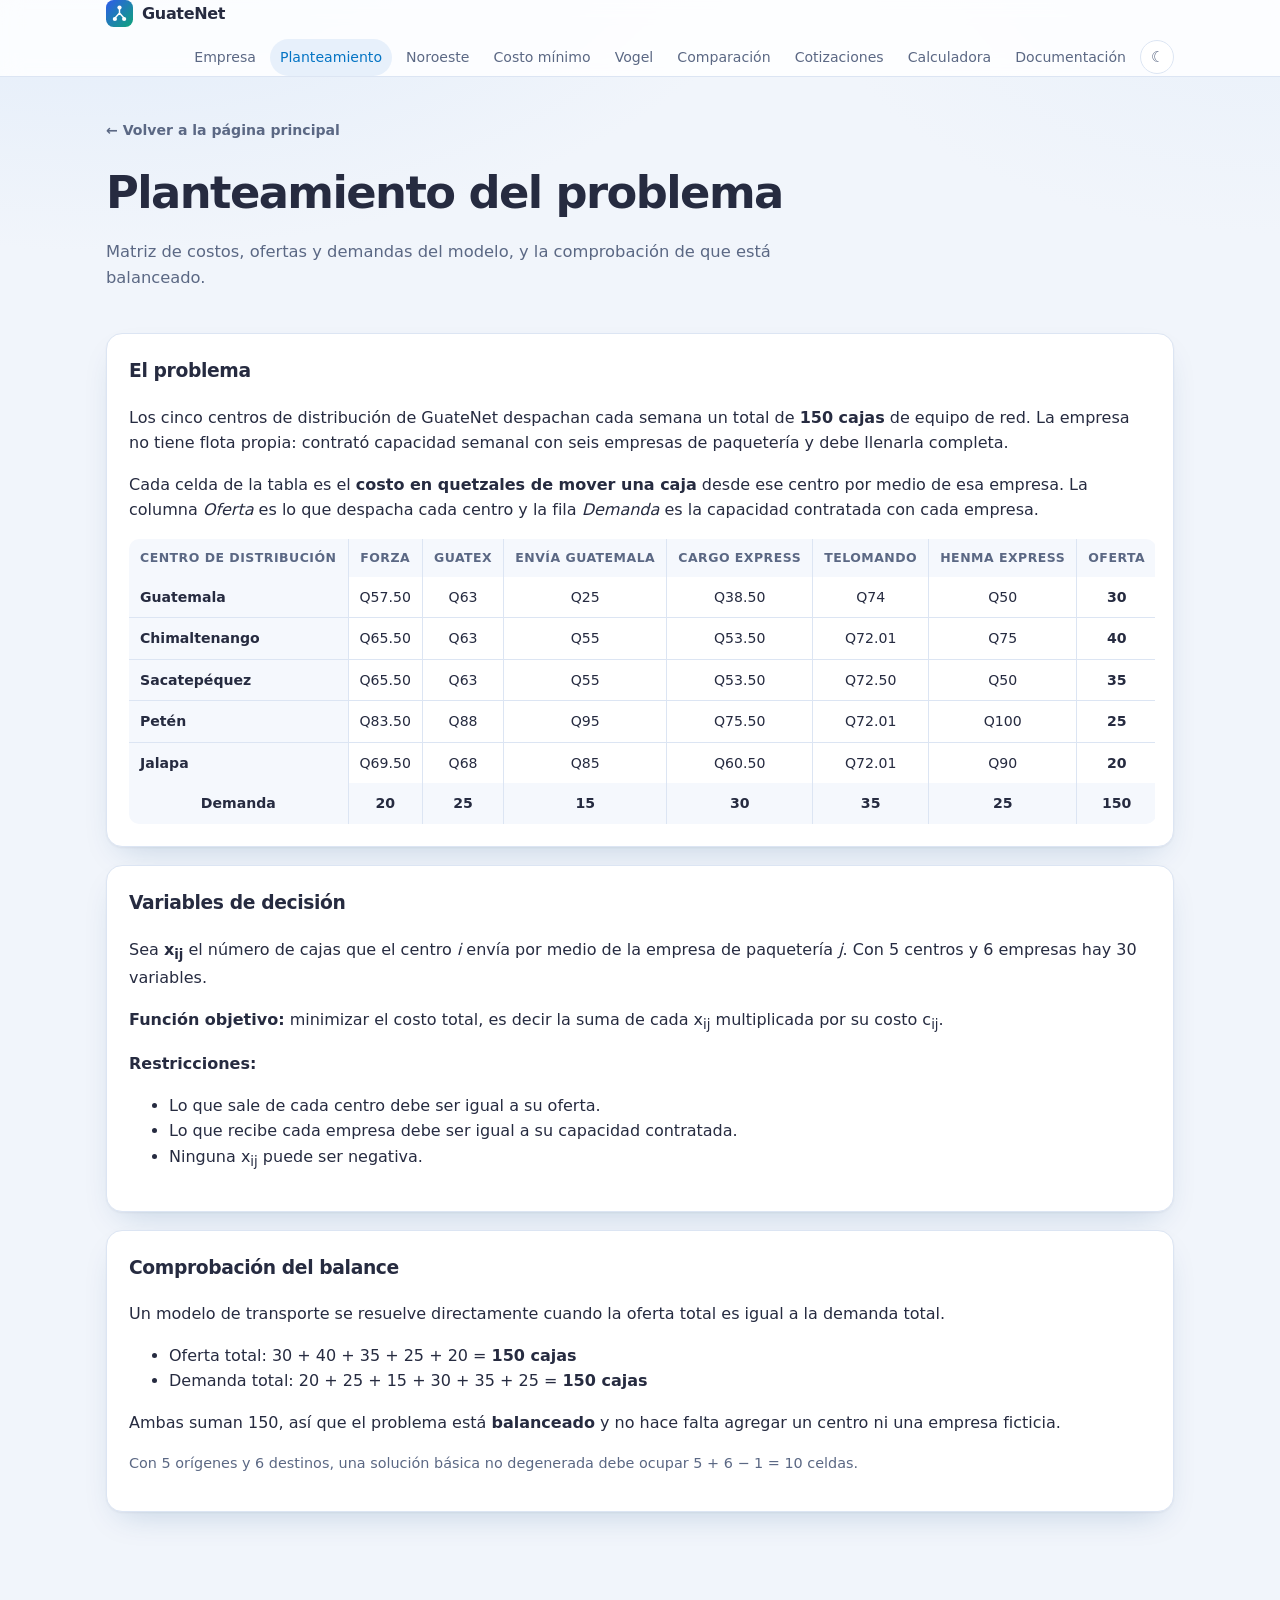
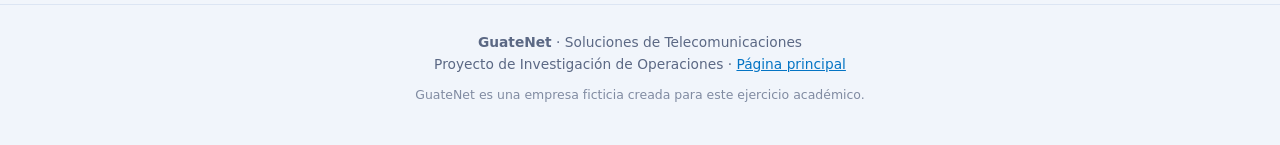
<file: planteamiento.html>
<!DOCTYPE html>
<html lang="es">
<head>
<meta charset="utf-8">
<meta name="viewport" content="width=device-width, initial-scale=1">
<title>Planteamiento · GuateNet</title>
<meta name="description" content="Matriz de costos, ofertas y demandas del modelo de transporte de GuateNet.">
<link rel="icon" href="data:image/svg+xml,%3Csvg xmlns='http://www.w3.org/2000/svg' viewBox='0 0 32 32'%3E%3Crect width='32' height='32' rx='9' fill='%232f5bea'/%3E%3Cpath d='M16 10.5v5M16 15.5l-5 5.5M16 15.5l5 5.5' stroke='white' stroke-width='1.7' stroke-linecap='round' fill='none'/%3E%3Ccircle cx='16' cy='9' r='2.5' fill='white'/%3E%3Ccircle cx='10.5' cy='22.5' r='2.5' fill='white'/%3E%3Ccircle cx='21.5' cy='22.5' r='2.5' fill='white'/%3E%3C/svg%3E">
<link rel="stylesheet" href="assets/css/estilos.css">
</head>
<body data-base="" data-metodo="esquinaNoroeste">

<header class="barra">
  <div class="envoltura">
    <a class="marca" href="index.html"><svg class="logo" viewBox="0 0 32 32" aria-hidden="true"><defs><linearGradient id="lg" x1="0" y1="0" x2="1" y2="1"><stop offset="0" stop-color="#2f5bea"/><stop offset="1" stop-color="#0ea47a"/></linearGradient></defs><rect width="32" height="32" rx="9" fill="url(#lg)"/><path d="M16 10.5v5M16 15.5l-5 5.5M16 15.5l5 5.5" stroke="#fff" stroke-width="1.7" stroke-linecap="round" fill="none"/><circle cx="16" cy="9" r="2.5" fill="#fff"/><circle cx="10.5" cy="22.5" r="2.5" fill="#fff"/><circle cx="21.5" cy="22.5" r="2.5" fill="#fff"/></svg><span>GuateNet</span></a>
    <nav>
      <a href="empresa.html">Empresa</a>
      <a href="planteamiento.html" aria-current="page">Planteamiento</a>
      <a href="esquina-noroeste.html">Noroeste</a>
      <a href="costo-minimo.html">Costo mínimo</a>
      <a href="vogel.html">Vogel</a>
      <a href="comparacion.html">Comparación</a>
      <a href="cotizaciones.html">Cotizaciones</a>
      <a href="calculadora.html">Calculadora</a>
      <a href="documentacion.html">Documentación</a>
      <button class="boton-tema" type="button" aria-label="Cambiar tema">☾</button>
    </nav>
  </div>
</header>

<main>
  <section class="encabezado-item">
    <div class="envoltura">
      <a class="volver" href="index.html">← Volver a la página principal</a>
      <h1>Planteamiento del problema</h1>
      <p class="resumen">Matriz de costos, ofertas y demandas del modelo, y la comprobación de que está balanceado.</p>
    </div>
  </section>

  <section class="seccion">
    <div class="envoltura">
      <div class="panel">
        <h3>El problema</h3>
        <p>Los cinco centros de distribución de GuateNet despachan cada semana un total de
           <strong>150 cajas</strong> de equipo de red. La empresa no tiene flota propia: contrató
           capacidad semanal con seis empresas de paquetería y debe llenarla completa.</p>
        <p>Cada celda de la tabla es el <strong>costo en quetzales de mover una caja</strong> desde
           ese centro por medio de esa empresa. La columna <em>Oferta</em> es lo que despacha cada
           centro y la fila <em>Demanda</em> es la capacidad contratada con cada empresa.</p>
        <div id="tabla-planteamiento"><p class="cargando">Cargando…</p></div>
      </div>

      <div class="panel">
        <h3>Variables de decisión</h3>
        <p>Sea <strong>x<sub>ij</sub></strong> el número de cajas que el centro <em>i</em> envía
           por medio de la empresa de paquetería <em>j</em>. Con 5 centros y 6 empresas hay 30
           variables.</p>
        <p><strong>Función objetivo:</strong> minimizar el costo total, es decir la suma de cada
           x<sub>ij</sub> multiplicada por su costo c<sub>ij</sub>.</p>
        <p><strong>Restricciones:</strong></p>
        <ul>
          <li>Lo que sale de cada centro debe ser igual a su oferta.</li>
          <li>Lo que recibe cada empresa debe ser igual a su capacidad contratada.</li>
          <li>Ninguna x<sub>ij</sub> puede ser negativa.</li>
        </ul>
      </div>

      <div class="panel">
        <h3>Comprobación del balance</h3>
        <p>Un modelo de transporte se resuelve directamente cuando la oferta total es igual a la
           demanda total.</p>
        <ul>
          <li>Oferta total: 30 + 40 + 35 + 25 + 20 = <strong>150 cajas</strong></li>
          <li>Demanda total: 20 + 25 + 15 + 30 + 35 + 25 = <strong>150 cajas</strong></li>
        </ul>
        <p>Ambas suman 150, así que el problema está <strong>balanceado</strong> y no hace falta
           agregar un centro ni una empresa ficticia.</p>
        <p style="font-size:.9rem;color:var(--texto-suave)">
           Con 5 orígenes y 6 destinos, una solución básica no degenerada debe ocupar
           5 + 6 − 1 = 10 celdas.</p>
      </div>
    </div>
  </section>
</main>

<footer class="pie">
  <div class="envoltura">
    <strong>GuateNet</strong> · Soluciones de Telecomunicaciones<br>
    Proyecto de Investigación de Operaciones · <a href="index.html">Página principal</a>
    <div class="nota-ficticia">GuateNet es una empresa ficticia creada para este ejercicio académico.</div>
  </div>
</footer>

<script src="assets/js/config.js"></script>
<script src="assets/js/transporte.js"></script>
<script src="assets/js/interfaz.js"></script>
</body>
</html>
</file>
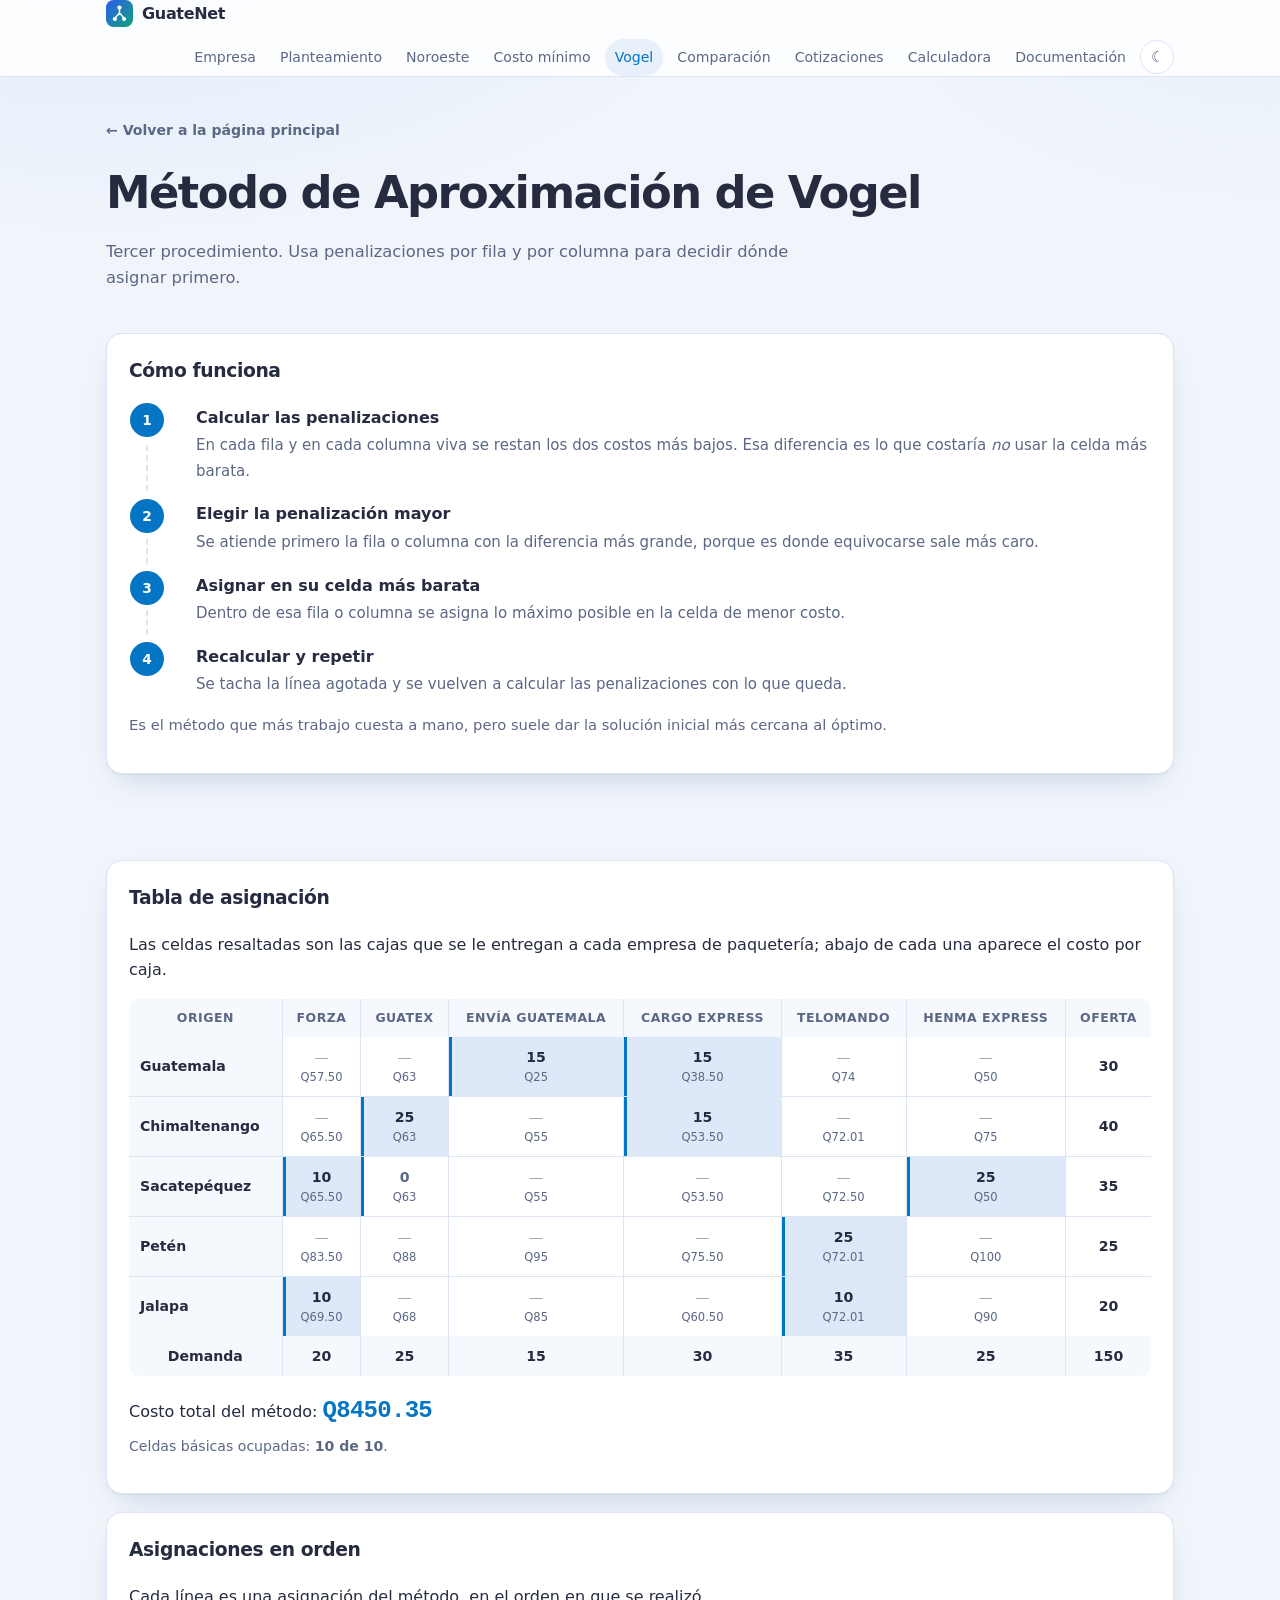
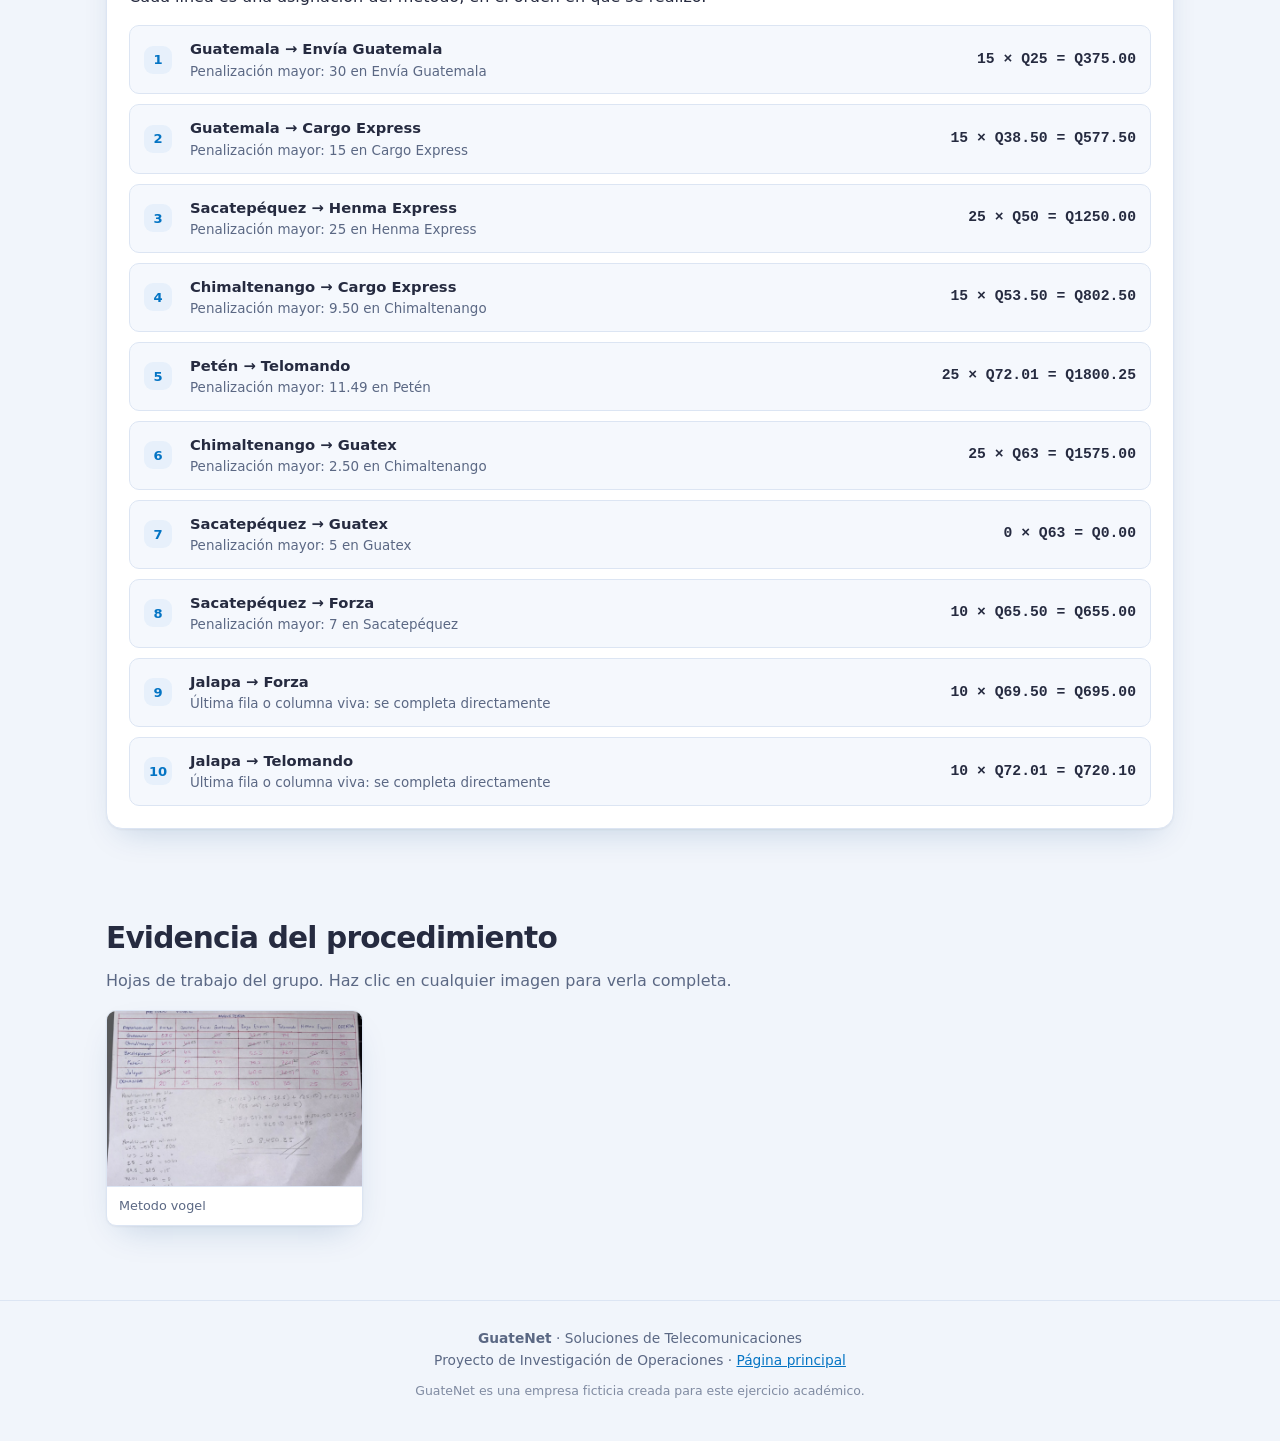
<file: vogel.html>
<!DOCTYPE html>
<html lang="es">
<head>
<meta charset="utf-8">
<meta name="viewport" content="width=device-width, initial-scale=1">
<title>Método de Vogel · GuateNet</title>
<meta name="description" content="Solución inicial del modelo de transporte de GuateNet por el método de Aproximación de Vogel.">
<link rel="icon" href="data:image/svg+xml,%3Csvg xmlns='http://www.w3.org/2000/svg' viewBox='0 0 32 32'%3E%3Crect width='32' height='32' rx='9' fill='%232f5bea'/%3E%3Cpath d='M16 10.5v5M16 15.5l-5 5.5M16 15.5l5 5.5' stroke='white' stroke-width='1.7' stroke-linecap='round' fill='none'/%3E%3Ccircle cx='16' cy='9' r='2.5' fill='white'/%3E%3Ccircle cx='10.5' cy='22.5' r='2.5' fill='white'/%3E%3Ccircle cx='21.5' cy='22.5' r='2.5' fill='white'/%3E%3C/svg%3E">
<link rel="stylesheet" href="assets/css/estilos.css">
</head>
<body data-base="" data-metodo="vogel">

<header class="barra">
  <div class="envoltura">
    <a class="marca" href="index.html"><svg class="logo" viewBox="0 0 32 32" aria-hidden="true"><defs><linearGradient id="lg" x1="0" y1="0" x2="1" y2="1"><stop offset="0" stop-color="#2f5bea"/><stop offset="1" stop-color="#0ea47a"/></linearGradient></defs><rect width="32" height="32" rx="9" fill="url(#lg)"/><path d="M16 10.5v5M16 15.5l-5 5.5M16 15.5l5 5.5" stroke="#fff" stroke-width="1.7" stroke-linecap="round" fill="none"/><circle cx="16" cy="9" r="2.5" fill="#fff"/><circle cx="10.5" cy="22.5" r="2.5" fill="#fff"/><circle cx="21.5" cy="22.5" r="2.5" fill="#fff"/></svg><span>GuateNet</span></a>
    <nav>
      <a href="empresa.html">Empresa</a>
      <a href="planteamiento.html">Planteamiento</a>
      <a href="esquina-noroeste.html">Noroeste</a>
      <a href="costo-minimo.html">Costo mínimo</a>
      <a href="vogel.html" aria-current="page">Vogel</a>
      <a href="comparacion.html">Comparación</a>
      <a href="cotizaciones.html">Cotizaciones</a>
      <a href="calculadora.html">Calculadora</a>
      <a href="documentacion.html">Documentación</a>
      <button class="boton-tema" type="button" aria-label="Cambiar tema">☾</button>
    </nav>
  </div>
</header>

<main>
  <section class="encabezado-item">
    <div class="envoltura">
      <a class="volver" href="index.html">← Volver a la página principal</a>
      <h1>Método de Aproximación de Vogel</h1>
      <p class="resumen">Tercer procedimiento. Usa penalizaciones por fila y por columna para decidir dónde asignar primero.</p>
    </div>
  </section>

  <section class="seccion">
    <div class="envoltura">
      <div class="panel">
        <h3>Cómo funciona</h3>
        <ol class="pasos">
          <li><strong>Calcular las penalizaciones</strong>
              <span>En cada fila y en cada columna viva se restan los dos costos más bajos.
                    Esa diferencia es lo que costaría <em>no</em> usar la celda más barata.</span></li>
          <li><strong>Elegir la penalización mayor</strong>
              <span>Se atiende primero la fila o columna con la diferencia más grande, porque es
                    donde equivocarse sale más caro.</span></li>
          <li><strong>Asignar en su celda más barata</strong>
              <span>Dentro de esa fila o columna se asigna lo máximo posible en la celda de menor costo.</span></li>
          <li><strong>Recalcular y repetir</strong>
              <span>Se tacha la línea agotada y se vuelven a calcular las penalizaciones con lo que queda.</span></li>
        </ol>
        <p style="margin-top:16px;font-size:.92rem;color:var(--texto-suave)">
           Es el método que más trabajo cuesta a mano, pero suele dar la solución inicial más
           cercana al óptimo.</p>
      </div>
    </div>
  </section>

  <section class="seccion">
    <div class="envoltura">
      <div class="panel">
        <h3>Tabla de asignación</h3>
        <p class="intro">Las celdas resaltadas son las cajas que se le entregan a cada empresa de
           paquetería; abajo de cada una aparece el costo por caja.</p>
        <div id="tabla-solucion"><p class="cargando">Calculando…</p></div>
        <p style="margin:16px 0 0">Costo total del método: <span id="costo-total">…</span></p>
        <p style="font-size:.88rem;color:var(--texto-suave);margin-top:4px">
           Celdas básicas ocupadas: <strong data-celdas>…</strong>.</p>
      </div>

      <div class="panel">
        <h3>Asignaciones en orden</h3>
        <p class="intro">Cada línea es una asignación del método, en el orden en que se realizó.</p>
        <div id="bitacora"><p class="cargando">Calculando…</p></div>
      </div>
    </div>
  </section>

  <section class="seccion">
    <div class="envoltura">
      <h2>Evidencia del procedimiento</h2>
      <p class="intro">Hojas de trabajo del grupo. Haz clic en cualquier imagen para verla completa.</p>
      <div data-galeria="vogel"></div>
    </div>
  </section>
</main>

<footer class="pie">
  <div class="envoltura">
    <strong>GuateNet</strong> · Soluciones de Telecomunicaciones<br>
    Proyecto de Investigación de Operaciones · <a href="index.html">Página principal</a>
    <div class="nota-ficticia">GuateNet es una empresa ficticia creada para este ejercicio académico.</div>
  </div>
</footer>

<script src="assets/js/config.js"></script>
<script src="assets/js/transporte.js"></script>
<script src="assets/js/interfaz.js"></script>
<script src="assets/js/galeria.js"></script>
</body>
</html>
</file>
<file: assets/css/estilos.css>
:root {
  --zafiro: #0474C4;
  --susurro: #A8C4EC;
  --pizarra: #5379AE;
  --profundo: #06457F;
  --ocaso: #2C444C;
  --noche: #262B40;

  --bg: #F1F5FB;
  --bg-degradado: radial-gradient(1200px 620px at 8% -12%, #DEEAF9 0%, transparent 58%),
                  radial-gradient(900px 520px at 100% -4%, #E8F0FA 0%, transparent 52%);
  --superficie: #FFFFFF;
  --superficie-2: #F5F8FD;
  --texto: #262B40;
  --texto-suave: #5B6884;
  --borde: #DCE5F3;
  --acento: #0474C4;
  --acento-2: #06457F;
  --acento-suave: #E7F0FB;
  --realce: #A8C4EC;
  --realce-suave: #DDE8F8;
  --aviso: #8A5A12;
  --aviso-suave: #FBF1E0;
  --sombra: 0 1px 2px rgba(38, 43, 64, .05), 0 14px 34px -14px rgba(6, 69, 127, .22);
  --radio: 16px;
  --radio-sm: 10px;
  --fuente: "Segoe UI", system-ui, -apple-system, "Helvetica Neue", Arial, sans-serif;
  --mono: "SFMono-Regular", Consolas, "Liberation Mono", Menlo, monospace;
}

@media (prefers-color-scheme: dark) {
  :root:not([data-tema="claro"]) {
    --bg: #171B29;
    --bg-degradado: radial-gradient(1200px 620px at 8% -12%, #1E2740 0%, transparent 58%),
                    radial-gradient(900px 520px at 100% -4%, #1B2C33 0%, transparent 52%);
    --superficie: #262B40;
    --superficie-2: #2E3449;
    --texto: #E6EDF9;
    --texto-suave: #A3B3D0;
    --borde: #39415B;
    --acento: #7FB3E8;
    --acento-2: #A8C4EC;
    --acento-suave: #223055;
    --realce: #2C444C;
    --realce-suave: #22303F;
    --aviso: #E7B76A;
    --aviso-suave: #2E2617;
    --sombra: 0 1px 2px rgba(0, 0, 0, .45), 0 14px 34px -14px rgba(0, 0, 0, .7);
  }
}

:root[data-tema="oscuro"] {
  --bg: #171B29;
  --bg-degradado: radial-gradient(1200px 620px at 8% -12%, #1E2740 0%, transparent 58%),
                  radial-gradient(900px 520px at 100% -4%, #1B2C33 0%, transparent 52%);
  --superficie: #262B40;
  --superficie-2: #2E3449;
  --texto: #E6EDF9;
  --texto-suave: #A3B3D0;
  --borde: #39415B;
  --acento: #7FB3E8;
  --acento-2: #A8C4EC;
  --acento-suave: #223055;
  --realce: #2C444C;
  --realce-suave: #22303F;
  --aviso: #E7B76A;
  --aviso-suave: #2E2617;
  --sombra: 0 1px 2px rgba(0, 0, 0, .45), 0 14px 34px -14px rgba(0, 0, 0, .7);
}

* { box-sizing: border-box; }

html { scroll-behavior: smooth; }

body {
  margin: 0;
  font-family: var(--fuente);
  color: var(--texto);
  background-color: var(--bg);
  background-image: var(--bg-degradado);
  background-attachment: fixed;
  line-height: 1.6;
  -webkit-font-smoothing: antialiased;
}

.envoltura { width: 100%; max-width: 1100px; margin: 0 auto; padding: 0 16px; }

a { color: var(--acento); }

.barra {
  position: sticky; top: 0; z-index: 40;
  backdrop-filter: blur(10px);
  background: color-mix(in srgb, var(--superficie) 84%, transparent);
  border-bottom: 1px solid var(--borde);
}
.barra .envoltura {
  display: flex; align-items: center; gap: 12px;
  min-height: 60px; flex-wrap: wrap;
}
.marca {
  font-weight: 700; letter-spacing: -.02em; text-decoration: none; color: var(--texto);
  display: inline-flex; align-items: center; gap: 9px; font-size: 1rem;
}
.marca .logo { width: 27px; height: 27px; flex-shrink: 0; }
.barra nav { margin-left: auto; display: flex; gap: 4px; flex-wrap: wrap; align-items: center; }
.barra nav a {
  text-decoration: none; color: var(--texto-suave); font-size: .88rem; font-weight: 500;
  padding: 7px 10px; border-radius: 999px; transition: background .18s, color .18s;
}
.barra nav a:hover { background: var(--acento-suave); color: var(--acento); }
.barra nav a[aria-current="page"] { background: var(--acento-suave); color: var(--acento); }

.boton-tema {
  border: 1px solid var(--borde); background: var(--superficie); color: var(--texto-suave);
  width: 34px; height: 34px; border-radius: 999px; cursor: pointer; font-size: .95rem;
  display: inline-grid; place-items: center; transition: transform .18s, border-color .18s;
}
.boton-tema:hover { transform: rotate(-18deg); border-color: var(--acento); }

.portada { padding: 68px 0 34px; text-align: center; }
.etiqueta {
  display: inline-block; font-size: .76rem; font-weight: 700; letter-spacing: .14em;
  text-transform: uppercase; color: var(--acento);
  background: var(--acento-suave); padding: 6px 14px; border-radius: 999px;
}
.portada h1 {
  font-size: clamp(2.1rem, 6vw, 3.6rem); line-height: 1.08; margin: 18px 0 12px;
  letter-spacing: -.035em; font-weight: 800;
}
.portada h1 .resalte {
  background: linear-gradient(120deg, var(--zafiro), var(--pizarra));
  -webkit-background-clip: text; background-clip: text; color: transparent;
}
:root[data-tema="oscuro"] .portada h1 .resalte,
:root:not([data-tema="claro"]) .portada h1 .resalte {
  background: linear-gradient(120deg, var(--acento), var(--susurro));
  -webkit-background-clip: text; background-clip: text; color: transparent;
}
.portada p { color: var(--texto-suave); max-width: 660px; margin: 0 auto; font-size: 1.05rem; }

.cifras {
  display: grid; gap: 12px; margin: 30px auto 0; max-width: 880px;
  grid-template-columns: repeat(auto-fit, minmax(160px, 1fr));
}
.cifra {
  background: var(--superficie); border: 1px solid var(--borde);
  border-radius: var(--radio-sm); padding: 15px 14px; text-align: center;
}
.cifra .valor {
  font-family: var(--mono); font-size: 1.3rem; font-weight: 800;
  letter-spacing: -.03em; color: var(--acento);
}
.cifra .rotulo {
  font-size: .75rem; color: var(--texto-suave); text-transform: uppercase;
  letter-spacing: .07em; font-weight: 600; margin-top: 3px;
}

.rejilla-botones {
  display: grid; gap: 16px; padding: 30px 0 10px;
  grid-template-columns: repeat(auto-fit, minmax(258px, 1fr));
}
.tarjeta-boton {
  display: block; text-decoration: none; color: inherit;
  background: var(--superficie); border: 1px solid var(--borde);
  border-radius: var(--radio); padding: 22px; box-shadow: var(--sombra);
  position: relative; overflow: hidden;
  transition: transform .2s ease, box-shadow .2s ease, border-color .2s ease;
}
.tarjeta-boton::after {
  content: ""; position: absolute; inset: 0;
  background: linear-gradient(135deg, var(--zafiro), var(--profundo));
  opacity: 0; transition: opacity .2s; z-index: 0;
}
.tarjeta-boton > * { position: relative; z-index: 1; }
.tarjeta-boton:hover {
  transform: translateY(-4px); border-color: transparent;
  box-shadow: 0 18px 40px -18px color-mix(in srgb, var(--profundo) 62%, transparent);
}
.tarjeta-boton:hover::after { opacity: .07; }
.tarjeta-boton:focus-visible { outline: 3px solid var(--acento); outline-offset: 3px; }
.numero-item {
  display: inline-grid; place-items: center; width: 38px; height: 38px; border-radius: 12px;
  background: var(--acento-suave); color: var(--acento); font-weight: 800; font-size: 1rem;
  margin-bottom: 14px;
}
.tarjeta-boton h3 { margin: 0 0 6px; font-size: 1.14rem; letter-spacing: -.02em; }
.tarjeta-boton p { margin: 0; color: var(--texto-suave); font-size: .93rem; }
.flecha { margin-top: 14px; font-size: .86rem; font-weight: 600; color: var(--acento); }
.tarjeta-boton:hover .flecha span { display: inline-block; transform: translateX(5px); transition: transform .2s; }

.seccion { padding: 34px 0; }
.seccion h2 { font-size: clamp(1.4rem, 3vw, 1.85rem); letter-spacing: -.028em; margin: 0 0 6px; }
.seccion > .envoltura > p.intro { color: var(--texto-suave); margin-top: 0; }

.panel {
  background: var(--superficie); border: 1px solid var(--borde);
  border-radius: var(--radio); padding: 22px; box-shadow: var(--sombra); margin-bottom: 18px;
}
.panel h3 { margin-top: 0; letter-spacing: -.02em; }

.aviso {
  background: var(--aviso-suave); border: 1px solid color-mix(in srgb, var(--aviso) 35%, transparent);
  color: var(--aviso); border-radius: var(--radio-sm); padding: 13px 16px;
  font-size: .91rem; margin: 0 0 18px;
}
.aviso strong { color: inherit; }

.nota {
  background: var(--acento-suave); border: 1px solid color-mix(in srgb, var(--acento) 28%, transparent);
  color: var(--acento); border-radius: var(--radio-sm); padding: 13px 16px;
  font-size: .91rem; margin: 0 0 18px;
}
.nota strong { color: inherit; }

.encabezado-item { padding: 40px 0 8px; }
.volver {
  display: inline-flex; align-items: center; gap: 7px; text-decoration: none;
  color: var(--texto-suave); font-size: .88rem; font-weight: 600; margin-bottom: 16px;
}
.volver:hover { color: var(--acento); }
.encabezado-item h1 {
  font-size: clamp(1.8rem, 5vw, 2.8rem); letter-spacing: -.035em; margin: 0 0 10px; font-weight: 800;
}
.encabezado-item p.resumen { color: var(--texto-suave); max-width: 720px; margin: 0; font-size: 1.02rem; }

ol.pasos { counter-reset: paso; list-style: none; padding: 0; margin: 0; }
ol.pasos li {
  counter-increment: paso; position: relative; padding: 0 0 18px 48px;
  border-left: 2px dashed var(--borde); margin-left: 17px;
}
ol.pasos li:last-child { border-left-color: transparent; padding-bottom: 0; }
ol.pasos li::before {
  content: counter(paso); position: absolute; left: -18px; top: -2px;
  width: 34px; height: 34px; border-radius: 50%; display: grid; place-items: center;
  background: var(--acento); color: #fff; font-weight: 700; font-size: .86rem;
  box-shadow: 0 0 0 5px var(--superficie);
}
ol.pasos li strong { display: block; margin-bottom: 2px; }
ol.pasos li span { color: var(--texto-suave); font-size: .94rem; }

.tabla-scroll { overflow-x: auto; -webkit-overflow-scrolling: touch; margin: 0 -4px; padding: 0 4px; }
table.matriz {
  border-collapse: separate; border-spacing: 0; width: 100%; min-width: 560px;
  font-size: .88rem; background: var(--superficie); border-radius: var(--radio-sm); overflow: hidden;
}
table.matriz th, table.matriz td {
  border-bottom: 1px solid var(--borde); border-right: 1px solid var(--borde);
  padding: 9px 11px; text-align: center; white-space: nowrap;
}
table.matriz thead th {
  background: var(--superficie-2); font-weight: 700; font-size: .78rem;
  text-transform: uppercase; letter-spacing: .04em; color: var(--texto-suave);
}
table.matriz tbody th { text-align: left; font-weight: 600; background: var(--superficie-2); }
table.matriz tr:last-child td, table.matriz tr:last-child th { border-bottom: none; }
table.matriz th:last-child, table.matriz td:last-child { border-right: none; }
table.matriz td.asignada {
  background: var(--realce-suave); font-weight: 700; color: var(--texto);
  box-shadow: inset 3px 0 0 var(--acento);
}
table.matriz td.asignada.cero { background: transparent; color: var(--texto-suave); font-weight: 600; }
table.matriz td.vacia { color: color-mix(in srgb, var(--texto-suave) 58%, transparent); }
table.matriz tfoot td, table.matriz tfoot th { background: var(--superficie-2); font-weight: 700; }
.costo-celda { display: block; font-size: .72rem; color: var(--texto-suave); font-weight: 500; }
.total-z {
  font-size: 1.5rem; font-weight: 800; letter-spacing: -.03em; color: var(--acento);
  font-family: var(--mono);
}

.bitacora { display: grid; gap: 10px; }
.paso-linea {
  display: grid; grid-template-columns: 34px 1fr auto; gap: 12px; align-items: center;
  background: var(--superficie-2); border: 1px solid var(--borde);
  border-radius: var(--radio-sm); padding: 11px 14px;
  opacity: 0; transform: translateY(8px);
  animation: aparece .45s ease forwards;
}
@keyframes aparece { to { opacity: 1; transform: none; } }
@media (prefers-reduced-motion: reduce) {
  .paso-linea { animation: none; opacity: 1; transform: none; }
  html { scroll-behavior: auto; }
}
.paso-linea .n {
  width: 28px; height: 28px; border-radius: 9px; display: grid; place-items: center;
  background: var(--acento-suave); color: var(--acento); font-weight: 700; font-size: .82rem;
}
.paso-linea .descripcion { font-size: .92rem; }
.paso-linea .descripcion em { color: var(--texto-suave); font-style: normal; font-size: .84rem; display: block; }
.paso-linea .monto { font-family: var(--mono); font-weight: 700; font-size: .92rem; white-space: nowrap; }

.cotizaciones { display: grid; gap: 16px; grid-template-columns: repeat(auto-fit, minmax(310px, 1fr)); }
.cotizacion {
  background: var(--superficie); border: 1px solid var(--borde);
  border-radius: var(--radio); padding: 18px; box-shadow: var(--sombra);
}
.cotizacion header { display: flex; align-items: baseline; gap: 8px; flex-wrap: wrap; margin-bottom: 4px; }
.cotizacion h4 { margin: 0; font-size: 1.05rem; letter-spacing: -.02em; }
.cotizacion .vigencia { font-size: .78rem; color: var(--texto-suave); margin-left: auto; }
.cotizacion .base {
  font-size: .82rem; color: var(--texto-suave); margin: 0 0 12px;
}
.modalidades { display: grid; gap: 8px; }
.modalidad {
  display: grid; grid-template-columns: 18px 1fr auto; gap: 10px; align-items: start;
  border: 1px solid var(--borde); border-radius: var(--radio-sm); padding: 10px 12px;
  cursor: pointer; transition: border-color .16s, background .16s;
}
.modalidad:hover { border-color: var(--acento); }
.modalidad.activa { border-color: var(--acento); background: var(--acento-suave); }
.modalidad input { margin: 3px 0 0; accent-color: var(--acento); }
.modalidad .nombre { font-weight: 600; font-size: .92rem; }
.modalidad .detalle { font-size: .8rem; color: var(--texto-suave); display: block; }
.modalidad .ajuste {
  font-family: var(--mono); font-size: .82rem; font-weight: 700; color: var(--acento);
  white-space: nowrap;
}
.modalidad .ajuste.baja { color: var(--acento-2); }

.galeria { display: grid; gap: 14px; grid-template-columns: repeat(auto-fill, minmax(230px, 1fr)); }
.galeria figure {
  margin: 0; background: var(--superficie); border: 1px solid var(--borde);
  border-radius: var(--radio-sm); overflow: hidden; box-shadow: var(--sombra);
  cursor: zoom-in; transition: transform .2s, box-shadow .2s;
}
.galeria figure:hover { transform: translateY(-3px); box-shadow: 0 16px 34px -16px rgba(6, 69, 127, .5); }
.galeria img { display: block; width: 100%; height: 175px; object-fit: cover; background: var(--superficie-2); }
.galeria figcaption {
  padding: 9px 12px; font-size: .8rem; color: var(--texto-suave);
  border-top: 1px solid var(--borde); white-space: nowrap; overflow: hidden; text-overflow: ellipsis;
}
.galeria-vacia {
  border: 2px dashed var(--borde); border-radius: var(--radio); padding: 30px 22px;
  text-align: center; color: var(--texto-suave); font-size: .93rem;
}
.galeria-vacia code {
  font-family: var(--mono); background: var(--acento-suave); color: var(--acento);
  padding: 2px 7px; border-radius: 6px; font-size: .88em;
}
.cargando { color: var(--texto-suave); font-size: .9rem; }

.visor {
  position: fixed; inset: 0; z-index: 90; display: none;
  background: rgba(23, 27, 41, .94); padding: 28px;
  align-items: center; justify-content: center;
}
.visor.abierto { display: flex; }
.visor img { max-width: 100%; max-height: 82vh; border-radius: 10px; box-shadow: 0 24px 70px rgba(0, 0, 0, .65); }
.visor-pie { position: absolute; bottom: 16px; left: 0; right: 0; text-align: center; color: var(--susurro); font-size: .86rem; }
.visor button {
  position: absolute; background: rgba(168, 196, 236, .16); color: #fff; border: none;
  width: 46px; height: 46px; border-radius: 50%; cursor: pointer; font-size: 1.3rem;
  display: grid; place-items: center; transition: background .18s;
}
.visor button:hover { background: rgba(168, 196, 236, .34); }
.visor .cerrar { top: 18px; right: 18px; }
.visor .anterior { left: 14px; top: 50%; transform: translateY(-50%); }
.visor .siguiente { right: 14px; top: 50%; transform: translateY(-50%); }

.controles { display: flex; gap: 10px; flex-wrap: wrap; align-items: center; margin-bottom: 16px; }
.boton {
  border: 1px solid var(--borde); background: var(--superficie); color: var(--texto);
  padding: 9px 16px; border-radius: 999px; cursor: pointer; font-size: .9rem; font-weight: 600;
  font-family: inherit; transition: border-color .18s, background .18s, transform .12s;
}
.boton:hover { border-color: var(--acento); color: var(--acento); }
.boton:active { transform: scale(.97); }
.boton.primario { background: var(--acento); border-color: var(--acento); color: #fff; }
.boton.primario:hover { filter: brightness(1.1); color: #fff; }
:root[data-tema="oscuro"] .boton.primario,
:root:not([data-tema="claro"]) .boton.primario { color: var(--noche); }
table.editable input {
  width: 74px; padding: 6px 7px; text-align: center; font-family: var(--mono); font-size: .85rem;
  border: 1px solid var(--borde); border-radius: 7px; background: var(--superficie); color: var(--texto);
}
table.editable input:focus { outline: 2px solid var(--acento); outline-offset: 0; border-color: transparent; }
table.editable input.etiqueta-texto { width: 128px; text-align: left; font-family: inherit; }
.resultados-grid { display: grid; gap: 16px; grid-template-columns: repeat(auto-fit, minmax(290px, 1fr)); }
.resumen-metodo {
  background: var(--superficie); border: 1px solid var(--borde); border-radius: var(--radio);
  padding: 18px; box-shadow: var(--sombra);
}
.resumen-metodo h4 { margin: 0 0 4px; font-size: 1rem; }
.resumen-metodo .z { font-family: var(--mono); font-size: 1.45rem; font-weight: 800; color: var(--acento); }
.resumen-metodo.mejor { border-color: var(--acento); box-shadow: 0 0 0 1px var(--acento), var(--sombra); }
.insignia {
  display: inline-block; font-size: .7rem; font-weight: 700; letter-spacing: .08em;
  text-transform: uppercase; background: var(--acento-suave); color: var(--acento);
  padding: 3px 9px; border-radius: 999px; margin-left: 8px;
}

.integrantes { display: grid; gap: 12px; grid-template-columns: repeat(auto-fit, minmax(230px, 1fr)); }
.integrante {
  background: var(--superficie); border: 1px solid var(--borde); border-radius: var(--radio-sm);
  padding: 14px 16px; display: flex; align-items: center; gap: 12px;
}
.avatar {
  width: 40px; height: 40px; border-radius: 50%; display: grid; place-items: center;
  background: linear-gradient(135deg, var(--zafiro), var(--profundo)); color: #fff;
  font-weight: 800; font-size: .92rem; flex-shrink: 0;
}
.integrante .nombre { font-weight: 600; font-size: .93rem; line-height: 1.3; }
.integrante .carne { color: var(--texto-suave); font-size: .82rem; font-family: var(--mono); }

footer.pie {
  border-top: 1px solid var(--borde); margin-top: 40px; padding: 26px 0 40px;
  color: var(--texto-suave); font-size: .86rem; text-align: center;
}
.nota-ficticia { margin-top: 10px; font-size: .78rem; opacity: .75; }

@media (max-width: 540px) {
  .portada { padding: 44px 0 24px; }
  .panel { padding: 17px; }
  .paso-linea { grid-template-columns: 28px 1fr; }
  .paso-linea .monto { grid-column: 2; }
  .modalidad { grid-template-columns: 18px 1fr; }
  .modalidad .ajuste { grid-column: 2; }
}
</file>
